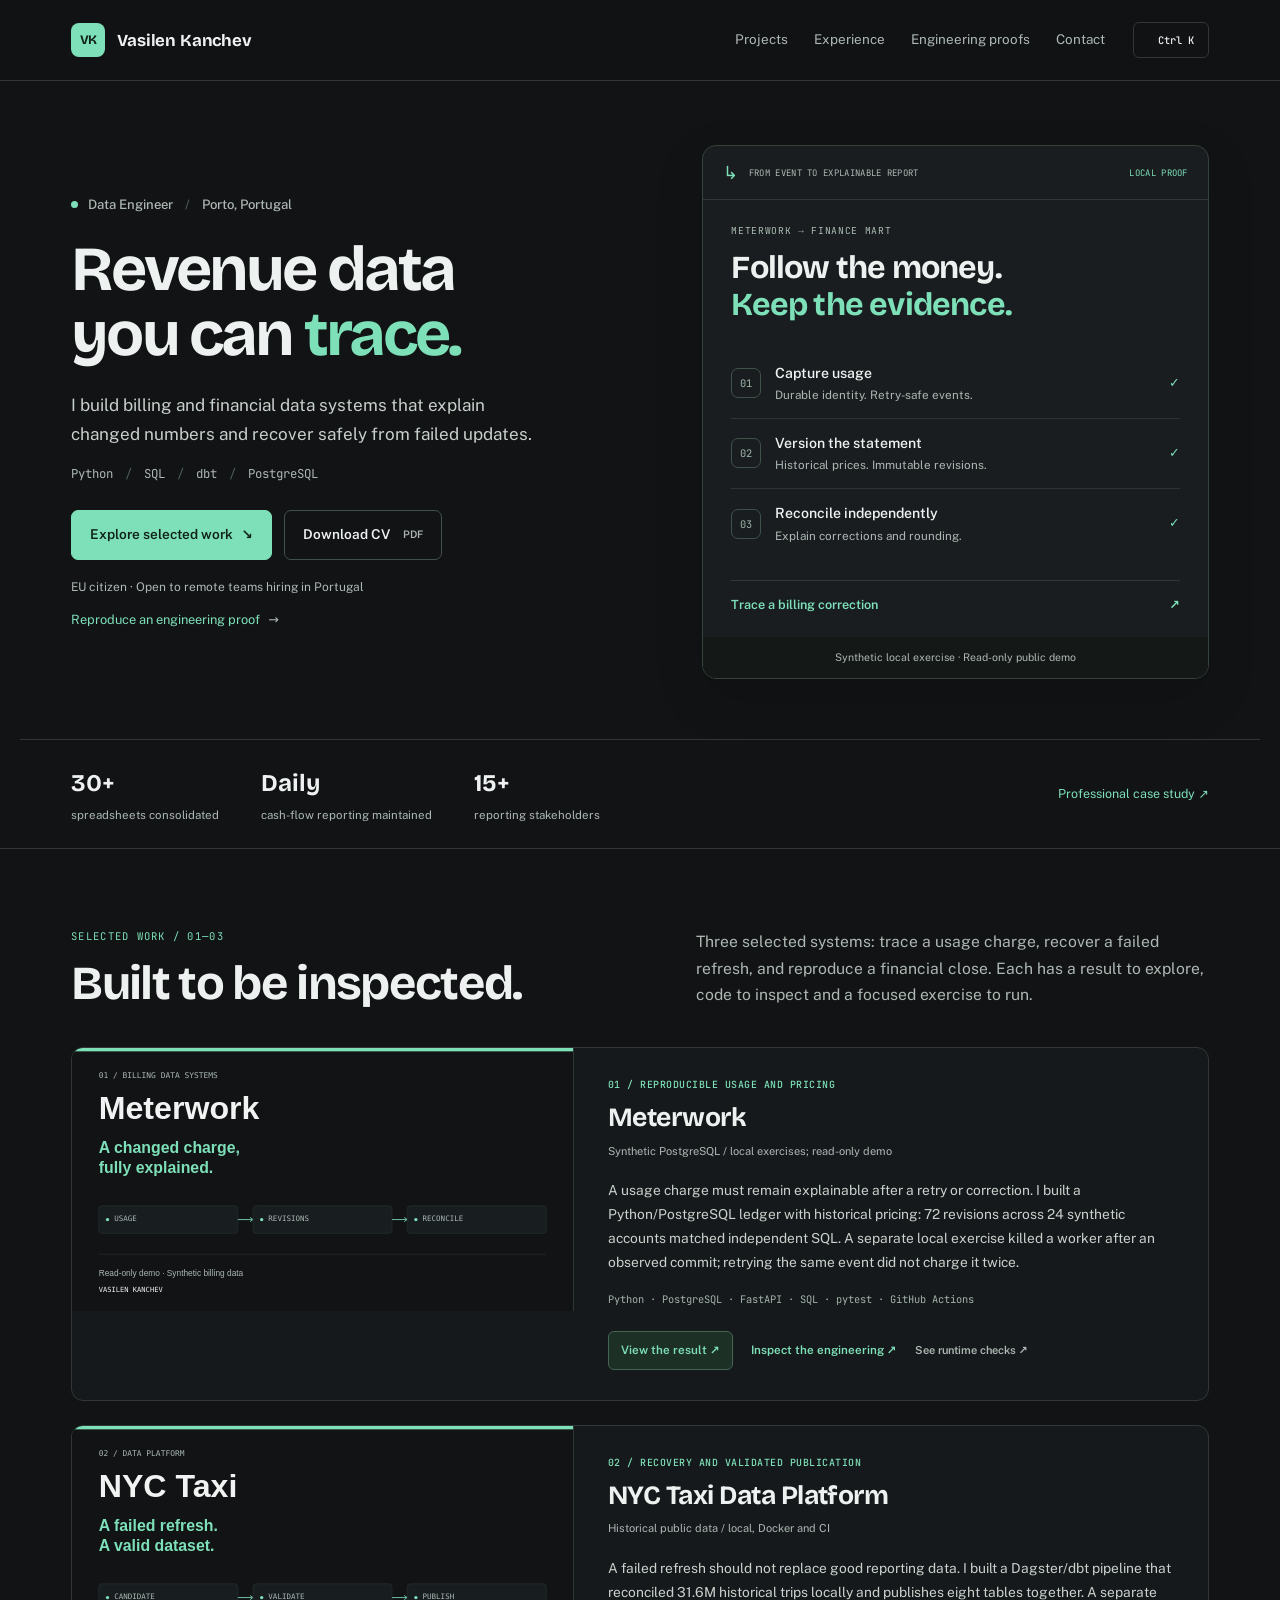
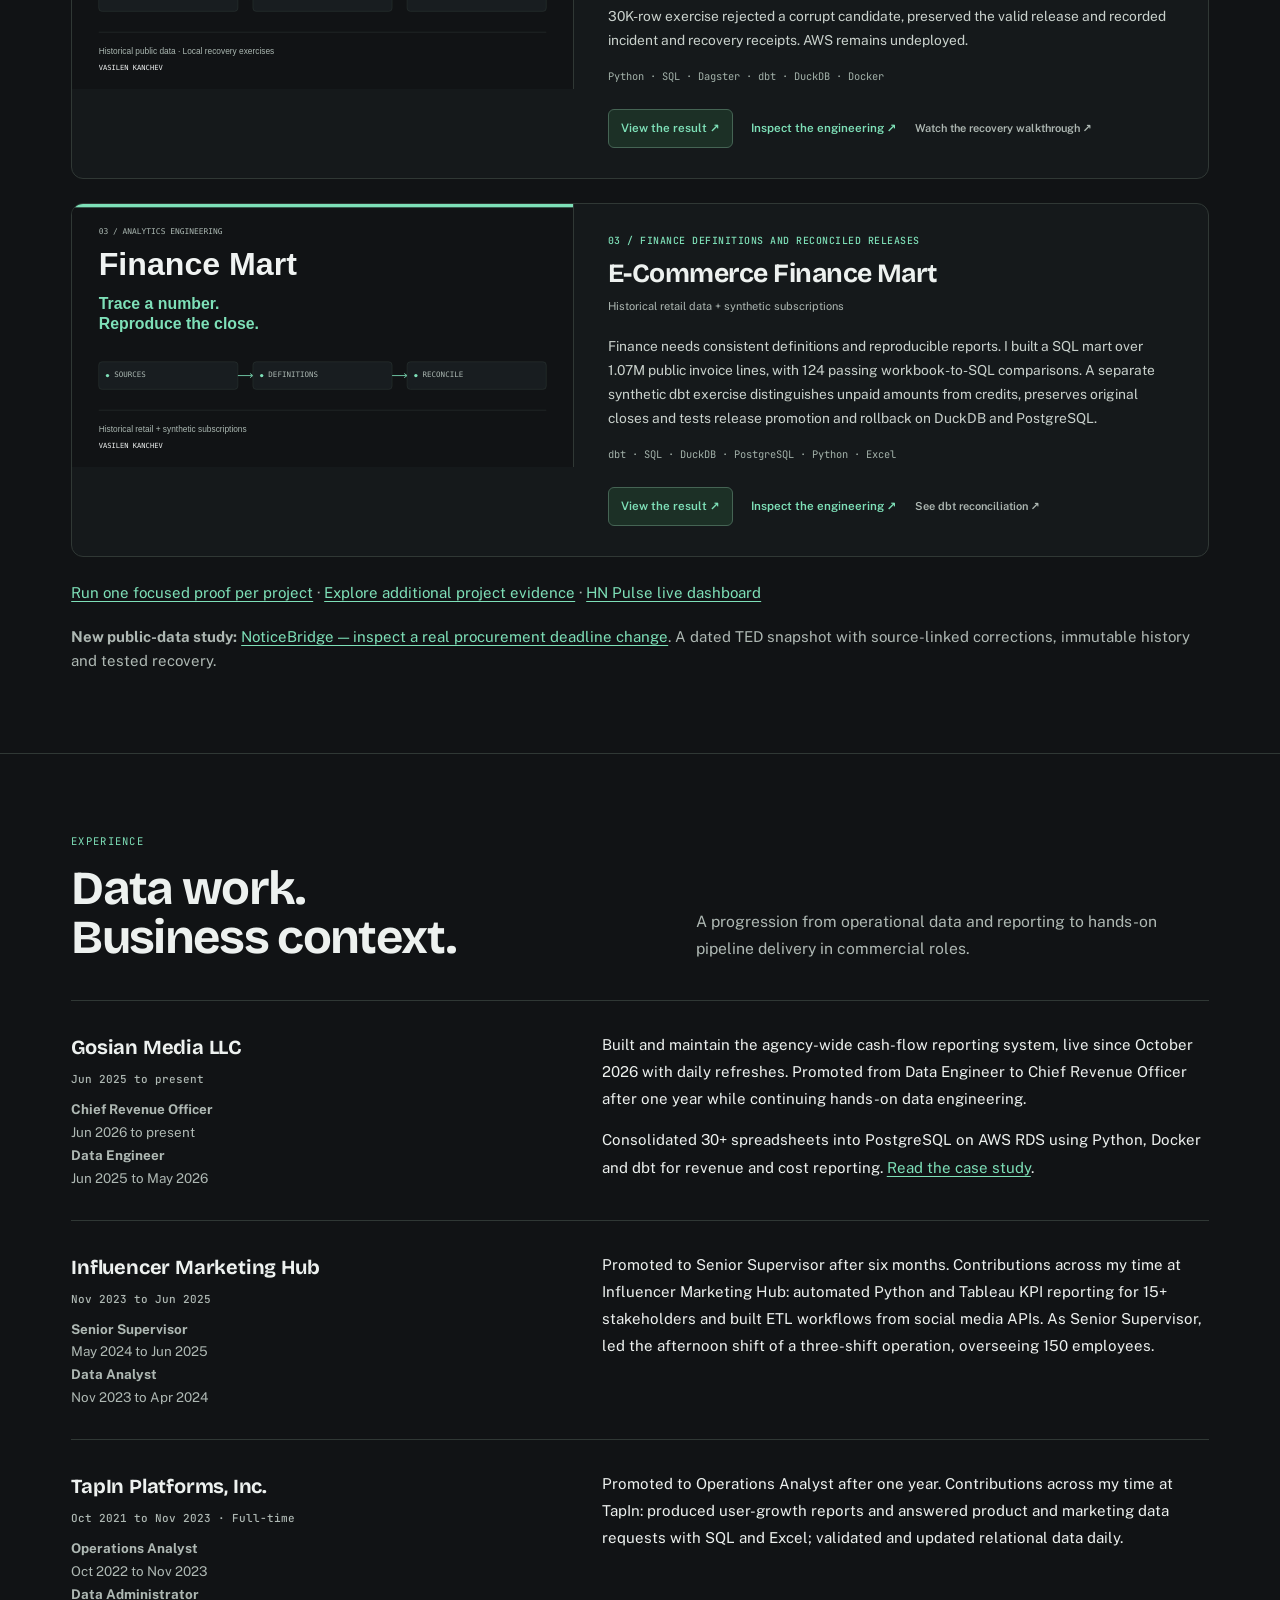
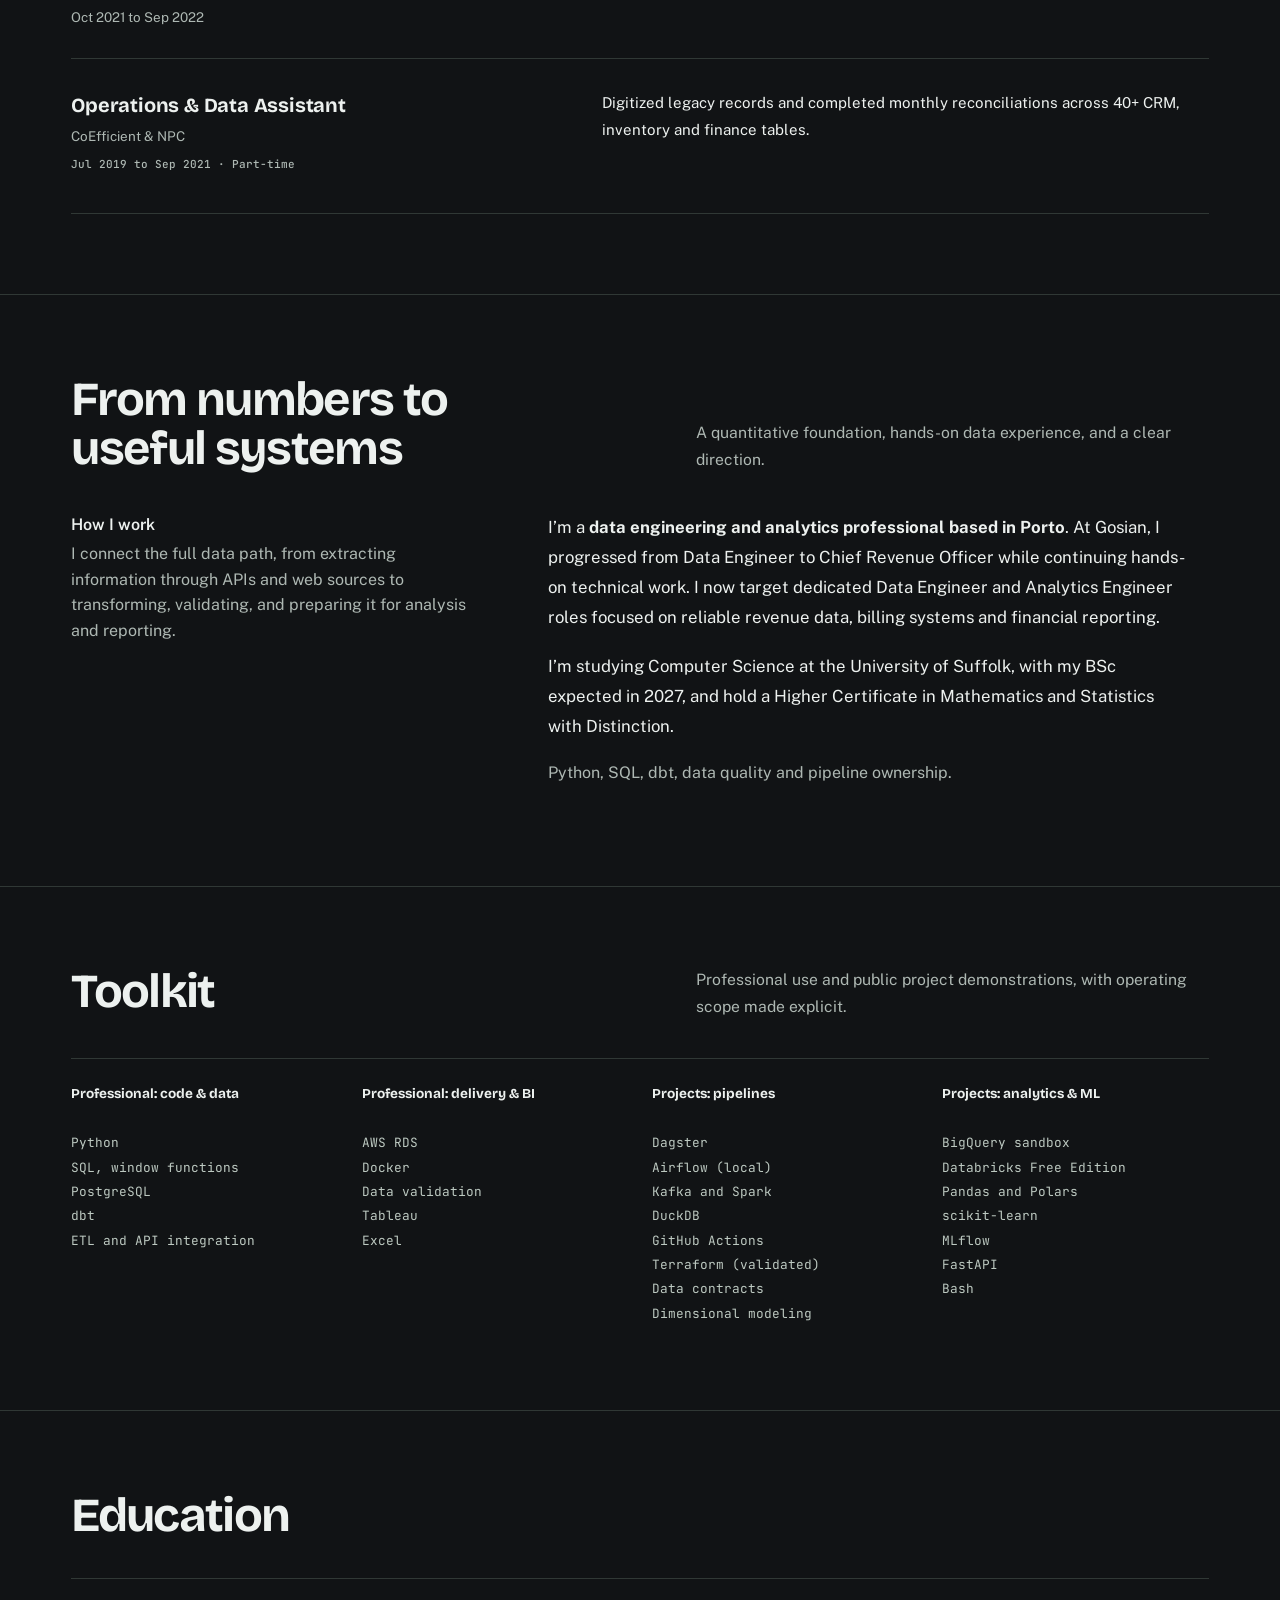
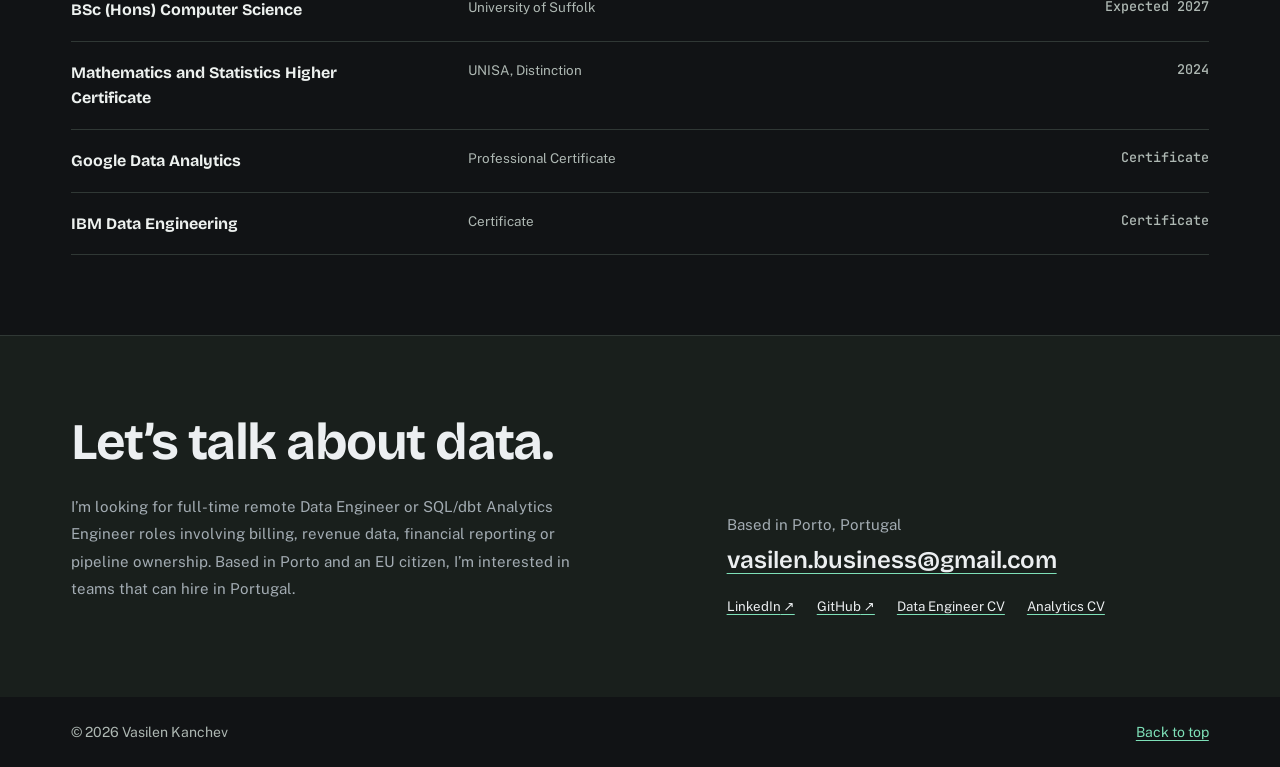
<file: index.html>
<!doctype html>
<html lang="en">
<head>
<meta charset="utf-8"><meta name="viewport" content="width=device-width, initial-scale=1">
<meta name="theme-color" content="#111315">
<meta name="description" content="Data Engineer in Porto, Portugal. Python, SQL, dbt and PostgreSQL on AWS RDS. Revenue and billing data systems, daily cash-flow reporting and three reproducible engineering projects.">
<link rel="canonical" href="https://vasilendata.github.io/">
<link rel="icon" href="data:image/svg+xml,%3Csvg xmlns='http://www.w3.org/2000/svg' viewBox='0 0 64 64'%3E%3Crect width='64' height='64' rx='10' fill='%23111315'/%3E%3Cpath d='M14 18l14 28 6-12M50 18L36 46' stroke='%237EE0B8' stroke-width='6' fill='none' stroke-linecap='square'/%3E%3C/svg%3E">
<meta property="og:type" content="website"><meta property="og:title" content="Vasilen Kanchev | Data Engineer"><meta property="og:description" content="Tested data pipelines with Python, SQL, dbt and PostgreSQL. Daily cash-flow reporting and tested recovery, billing and finance projects. Based in Porto."><meta property="og:url" content="https://vasilendata.github.io/"><meta property="og:image" content="https://vasilendata.github.io/og.png?v=4"><meta property="og:image:width" content="1200"><meta property="og:image:height" content="630"><meta name="twitter:card" content="summary_large_image">
<script type="application/ld+json">{"@context":"https://schema.org","@type":"Person","name":"Vasilen Kanchev","jobTitle":"Data Engineer","url":"https://vasilendata.github.io/","email":"mailto:vasilen.business@gmail.com","address":{"@type":"PostalAddress","addressLocality":"Porto","addressCountry":"PT"},"sameAs":["https://github.com/VasilenData","https://www.linkedin.com/in/vasilenkanchev/"]}</script>
<title>Vasilen Kanchev | Data Engineer</title>
<link rel="preload" href="fonts/bricolage-grotesque.woff2" as="font" type="font/woff2" crossorigin><link rel="preload" href="fonts/public-sans.woff2" as="font" type="font/woff2" crossorigin>
<style>@font-face{font-family:'Bricolage Grotesque';src:url(fonts/bricolage-grotesque.woff2) format('woff2');font-weight:200 800;font-display:swap}
@font-face{font-family:'Public Sans';src:url(fonts/public-sans.woff2) format('woff2');font-weight:100 900;font-display:swap}
@font-face{font-family:'JetBrains Mono';src:url(fonts/jetbrains-mono.woff2) format('woff2');font-weight:100 800;font-display:swap}</style>
<style>
:root{--paper:#EDF0F2;--surface:#F8FAFB;--ink:#0E1A2B;--muted:#445568;--rule:#C6D0D9;--signal:#E8470F;--signal-ink:#B93208;--teal:#0F6B6E;--teal-soft:#BFD9DA;
--display:'Bricolage Grotesque','Segoe UI',system-ui,sans-serif;--body:'Public Sans','Segoe UI',system-ui,sans-serif;--mono:'JetBrains Mono',ui-monospace,Consolas,monospace}
*{box-sizing:border-box}html{scroll-behavior:smooth}
body{margin:0;background:var(--paper);color:var(--ink);font:400 1rem/1.6 var(--body);-webkit-font-smoothing:antialiased}
::selection{background:var(--signal);color:var(--on-signal,#fff)}
a{color:var(--signal-ink);text-underline-offset:.2em;text-decoration-thickness:1px}a:hover{color:var(--ink)}
:focus-visible{outline:2px solid var(--signal);outline-offset:3px;border-radius:2px}
h1,h2,h3{font-family:var(--display);text-wrap:balance;margin:0}
.num{font-variant-numeric:tabular-nums}
.mono{font-family:var(--mono);font-size:.8125rem;letter-spacing:0}
@media(prefers-reduced-motion:reduce){*{animation:none!important;transition:none!important;scroll-behavior:auto!important}}
::-webkit-scrollbar{width:12px;height:12px}::-webkit-scrollbar-thumb{background:var(--rule);border:3px solid var(--paper);border-radius:8px}::-webkit-scrollbar-track{background:var(--paper)}
:root{--paper:#111315;--surface:#181B1E;--ink:#ECEFF1;--muted:#A3ACB3;--rule:#2B3035;--signal:#7EE0B8;--signal-ink:#7EE0B8;--teal:#8FB8FF;--teal-soft:#23344D;--on-signal:#0B1A14;--band:#181B1E;--band-ink:#ECEFF1;--band-muted:#A3ACB3}
.wrap{max-width:1160px;margin:0 auto;padding:0 clamp(20px,4vw,48px)}
.skip{position:fixed;left:-999px;top:8px;background:var(--ink);color:var(--paper);padding:8px 14px;z-index:9}.skip:focus{left:8px}
main[id],section[id],article[id]{scroll-margin-top:88px}
.sr-only{position:absolute;width:1px;height:1px;padding:0;margin:-1px;overflow:hidden;clip:rect(0,0,0,0);white-space:nowrap;border:0}
[hidden]{display:none!important}

.filters{display:flex;flex-wrap:wrap;gap:8px;align-items:center;margin:0 0 8px}
.chip{font:600 .875rem var(--body);color:var(--ink);background:transparent;border:1.5px solid var(--rule);border-radius:999px;padding:8px 16px;cursor:pointer;transition:background .2s,border-color .2s,color .2s}
.chip:hover{border-color:var(--signal)}
.chip[aria-pressed=true]{background:var(--signal);border-color:var(--signal);color:var(--on-signal)}
.count{margin-left:auto;color:var(--muted);font:.8125rem var(--mono)}
.proj[hidden]{display:none}
.alt{margin:20px 0 0;color:var(--muted);font-size:.9375rem}
.kbtn{margin-left:auto;margin-right:20px;display:inline-flex;gap:10px;align-items:center;background:var(--surface);color:var(--muted);border:1px solid var(--rule);border-radius:6px;padding:7px 10px 7px 14px;font:500 .875rem var(--body);cursor:pointer;transition:border-color .2s,color .2s}
.kbtn:hover{color:var(--ink);border-color:var(--signal)}
kbd{font:500 .75rem var(--mono);border:1px solid var(--rule);border-radius:4px;padding:2px 6px;color:var(--ink);background:var(--paper)}
dialog.pal{width:min(620px,calc(100vw - 32px));margin:12vh auto auto;padding:0;background:var(--surface);color:var(--ink);border:1px solid var(--rule);border-radius:10px;box-shadow:0 24px 80px rgba(0,0,0,.55)}
dialog.pal::backdrop{background:rgba(8,9,10,.72)}
.pal-head{display:flex;align-items:center;border-bottom:1px solid var(--rule);padding-right:12px}
.pal input{min-width:0;flex:1;background:transparent;color:var(--ink);border:0;padding:18px 20px;font:500 1.0625rem var(--body)}
.pal-close{color:var(--ink);background:transparent;border:1px solid var(--rule);border-radius:4px;min-width:44px;min-height:44px;font:500 .875rem var(--body);cursor:pointer}
.pal input::placeholder{color:var(--muted)}
.pal ul{list-style:none;margin:0;padding:8px;max-height:min(52vh,420px);overflow:auto}
.pal li{display:flex;justify-content:space-between;gap:16px;align-items:baseline;padding:11px 12px;border-radius:6px;cursor:pointer}
.pal li small{color:var(--muted);font:.8125rem var(--mono);white-space:nowrap}
.pal li[aria-selected=true]{background:var(--teal-soft)}
.pal .none{padding:18px 20px;color:var(--muted);cursor:default}
.pal .foot{display:flex;gap:16px;padding:10px 20px;border-top:1px solid var(--rule);color:var(--muted);font-size:.8125rem}
@media(max-width:900px){.count{margin-left:0;width:100%}}
/* nav */
.nav{border-bottom:1px solid var(--rule);background:var(--paper);position:sticky;top:0;z-index:5}
.navin{display:flex;flex-wrap:wrap;align-items:center;justify-content:space-between;gap:12px 24px;min-height:64px;padding-block:12px}
.brand{font:700 1.125rem var(--display);color:var(--ink);text-decoration:none;letter-spacing:-.01em}
.navlinks{display:flex;gap:24px}.navlinks a{color:var(--muted);text-decoration:none;font-size:.9375rem;padding:10px 0;border-bottom:1px solid transparent;white-space:nowrap}
.navlinks a:hover{color:var(--ink);border-color:var(--signal)}
.avail{display:flex;align-items:center;gap:10px;font-size:.875rem;color:var(--ink);font-weight:500}
.avail i{width:8px;height:8px;border-radius:50%;background:var(--teal);box-shadow:0 0 0 3px var(--teal-soft)}
/* hero */
.hero{display:grid;grid-template-columns:minmax(0,1.05fr) minmax(0,.95fr);gap:clamp(32px,6vw,88px);align-items:center;padding-block:clamp(48px,9vw,112px) clamp(48px,8vw,96px)}
h1{font-size:clamp(2.5rem,6vw,4.5rem);line-height:.98;font-weight:700;letter-spacing:-.035em}
h1 em{font-style:normal;color:var(--signal)}
.loc{margin:0 0 20px;color:var(--muted);font-weight:500}
.intro{max-width:34rem;margin:28px 0 36px;font-size:1.1875rem;color:var(--ink)}
.impact{display:grid;grid-template-columns:repeat(3,minmax(0,1fr));gap:20px;margin:0 0 28px;padding-top:20px;border-top:1px solid var(--rule)}
.impact div{min-width:0}.impact dt{font:700 clamp(1.6rem,3vw,2rem)/1.15 var(--display);color:var(--signal)}
.impact dd{margin:6px 0 0;color:var(--muted);font-size:.8125rem;line-height:1.5}
.facts{margin:0 0 20px;font:500 .8125rem/1.5 var(--mono);color:var(--muted)}
.cta{display:flex;flex-wrap:wrap;gap:12px}
.btn{display:inline-flex;align-items:center;gap:8px;padding:14px 22px;border:1.5px solid var(--ink);color:var(--ink);text-decoration:none;font-weight:600;font-size:.9375rem;border-radius:3px;transition:background .2s,color .2s,transform .2s}
.btn.primary{background:var(--ink);color:var(--paper)}
.btn:hover{background:var(--signal);border-color:var(--signal);color:var(--on-signal,#fff);transform:translateY(-1px)}
/* lineage */
.lineage{width:100%;height:auto;display:block}
.lineage .box{fill:var(--surface);stroke:var(--ink);stroke-width:1.5}
.lineage .gate{fill:var(--ink);stroke:var(--ink)}
.lineage text{font-family:var(--mono);font-size:13px;fill:var(--ink)}
.lineage .gate-t{fill:var(--paper)}
.lineage .sub{fill:var(--muted);font-size:11.5px}
.lineage .edge{fill:none;stroke:var(--rule);stroke-width:2}
.lineage .flow{fill:none;stroke:var(--signal);stroke-width:2.5;stroke-dasharray:1;stroke-dashoffset:0;animation:draw 2.2s cubic-bezier(.16,1,.3,1) .3s backwards}
.lineage .dash{fill:none;stroke:var(--muted);stroke-width:1.25;stroke-dasharray:4 4}
@keyframes draw{from{stroke-dashoffset:1}}
.lineage .pkt{fill:var(--signal);offset-rotate:0deg;offset-distance:0%;opacity:0;animation:pkt 4.8s linear 2.6s infinite}
.lineage .gate{animation:gate 4.8s ease-in-out 4.2s infinite}
@keyframes pkt{0%{offset-distance:0%;opacity:0}6%{opacity:1}92%{opacity:1}100%{offset-distance:100%;opacity:0}}
@keyframes gate{0%,18%,100%{stroke:var(--ink)}8%{stroke:var(--signal)}}
.cap{margin:14px 0 0;color:var(--muted);font-size:.875rem}
/* sections */
section{padding-block:clamp(56px,8vw,104px);border-top:1px solid var(--rule)}
.head{display:grid;grid-template-columns:minmax(0,1fr) minmax(0,1.6fr);gap:clamp(24px,5vw,72px);margin-bottom:clamp(32px,5vw,56px)}
h2{font-size:clamp(2rem,4.2vw,3.25rem);line-height:1.04;letter-spacing:-.03em;font-weight:700}
.lede{margin:0;color:var(--muted);font-size:1.0625rem;max-width:36rem;align-self:end}
/* projects */
.proj{display:grid;grid-template-columns:minmax(0,1fr) minmax(0,1.6fr) 11rem;gap:clamp(20px,4vw,56px);padding:32px 0;border-top:1px solid var(--rule);align-items:start}
.proj:last-of-type{border-bottom:1px solid var(--rule)}
.proj h3{font-size:1.625rem;line-height:1.12;letter-spacing:-.02em}
.proj .kind{display:block;margin-top:10px;color:var(--muted);font-size:.9375rem}
.proj .proof{display:block;margin:0 0 12px;color:var(--signal);font:500 .75rem/1.5 var(--mono)}
.proj p{margin:0 0 16px;max-width:38rem}
.stack{font-family:var(--mono);font-size:.8125rem;color:var(--muted)}
.proj .go{text-align:right;font-weight:600;align-self:center}.proj .gos{display:flex;flex-direction:column;gap:10px;align-self:center}.proj .gos .go{align-self:auto}
.proj.flag{padding-block:44px}.proj.flag h3{font-size:2.125rem}
.live{display:inline-block;margin-bottom:12px;font:500 .8125rem var(--mono);color:var(--teal)}
/* experience */
.job{display:grid;grid-template-columns:minmax(0,1fr) minmax(0,1.6fr);gap:clamp(20px,5vw,72px);padding:26px 0;border-top:1px solid var(--rule)}
.job:last-child{border-bottom:1px solid var(--rule)}
.job h3{font-size:1.25rem;letter-spacing:-.01em}.job .org{color:var(--muted);margin:4px 0 0}
.job .when{font:500 .8125rem var(--mono);color:var(--muted);margin-top:8px;display:block}
.job p{margin:0;max-width:38rem}
/* about */
.about{display:grid;grid-template-columns:minmax(0,1fr) minmax(0,1.6fr);gap:clamp(24px,5vw,72px)}
.about p{margin:0 0 18px;font-size:1.1875rem;max-width:40rem}
.about dl{margin:0}.about dt{font-weight:600}.about dd{margin:4px 0 0;color:var(--muted)}
/* toolkit */
.tools{display:grid;grid-template-columns:repeat(4,minmax(0,1fr));gap:0;border-top:1px solid var(--ink)}
.tools div{padding:20px 20px 4px 0}
.tools h3{font-size:1.0625rem;margin-bottom:10px}
.tools ul{list-style:none;margin:0;padding:0;font-family:var(--mono);font-size:.875rem;line-height:1.9}
/* education */
.edu li{display:grid;grid-template-columns:minmax(0,1fr) minmax(0,1.6fr) 9rem;gap:clamp(20px,5vw,72px);padding:18px 0;border-top:1px solid var(--rule);list-style:none}
.edu{margin:0;padding:0}.edu li:last-child{border-bottom:1px solid var(--rule)}
.edu b{font-family:var(--display);font-size:1.125rem}.edu span.d{color:var(--muted)}.edu .y{font:500 .8125rem var(--mono);color:var(--muted);text-align:right}
/* contact */
.contact{background:var(--band,var(--ink));color:var(--band-ink,var(--paper));border-top:0}
.contact h2{font-size:clamp(2.25rem,5.5vw,4.5rem)}
.contact .wrap{display:grid;grid-template-columns:minmax(0,1.2fr) minmax(0,1fr);gap:clamp(32px,6vw,88px);align-items:end}
.contact p{max-width:34rem;color:var(--band-muted,#C9D3DD);font-size:1.0625rem}
.contact a{color:var(--band-ink,#fff);text-decoration-color:var(--signal)}.contact a:hover{color:var(--signal)}
.contact .mail{font:600 clamp(1.125rem,2.2vw,1.5rem) var(--display);word-break:break-word}
.contact ul{list-style:none;padding:0;margin:20px 0 0;display:flex;gap:24px;flex-wrap:wrap}
.contact :focus-visible{outline-color:var(--band-ink,#fff)}
footer.foot{display:flex;justify-content:space-between;padding-block:24px;color:var(--muted);font-size:.875rem}
@media(max-width:900px){
 .proj .go{text-align:left}
 .edu .y{text-align:left}
 .hero,.head,.about,.contact .wrap{grid-template-columns:1fr}
 .proj,.job,.edu li{grid-template-columns:1fr;gap:12px}
 .tools{grid-template-columns:1fr 1fr}
 .navlinks{order:3;width:100%;overflow-x:auto;gap:24px;padding-bottom:2px}
 .kbtn{margin:0;font-size:.8125rem;min-height:44px}.kbtn kbd{display:none}
 main[id],section[id],article[id]{scroll-margin-top:132px}
 .avail{font-size:.8125rem}
}
@media(max-width:480px){.tools{grid-template-columns:1fr}.avail span{display:none}}
</style>
<link rel="stylesheet" href="visual.css">
</head>
<body>
<a class="skip" href="#top">Skip to main content</a>
<header class="nav"><div class="wrap navin"><a class="brand" href="#top"><span class="monogram" aria-hidden="true">VK</span>Vasilen Kanchev</a>
<nav class="navlinks" aria-label="Sections"><a href="#work">Projects</a><a href="#experience">Experience</a><a href="./proof/">Engineering proofs</a><a href="#contact">Contact</a></nav>
<button type="button" class="kbtn" id="pal-open" aria-haspopup="dialog" aria-controls="pal" hidden>Jump to <kbd>Ctrl K</kbd></button>
</div></header>
<main id="top" tabindex="-1">
<div class="wrap hero">
<div>
<p class="loc"><span class="status-dot" aria-hidden="true"></span>Data Engineer <span class="loc-separator">/</span> Porto, Portugal</p>
<h1>Revenue data you can <em>trace.</em></h1>
<p class="intro">I build billing and financial data systems that explain changed numbers and recover safely from failed updates.</p>
<p class="hero-stack">Python <span>/</span> SQL <span>/</span> dbt <span>/</span> PostgreSQL</p>
<div class="cta"><a class="btn primary" href="#work">Explore selected work <span aria-hidden="true">↘</span></a><a class="btn" href="./vasilen-kanchev-cv.pdf">Download CV <span class="button-format">PDF</span></a></div>
<p class="facts">EU citizen · Open to remote teams hiring in Portugal</p>
<p class="alt"><a href="./proof/">Reproduce an engineering proof</a> <span aria-hidden="true">→</span></p>
</div>
<figure class="system-preview">
<div class="preview-top"><span class="preview-mark" aria-hidden="true">↳</span><span>FROM EVENT TO EXPLAINABLE REPORT</span><span class="preview-live">LOCAL PROOF</span></div>
<div class="preview-body"><p class="preview-eyebrow">METERWORK → FINANCE MART</p><h2>Follow the money.<br><span>Keep the evidence.</span></h2>
<ol class="system-path"><li><span class="step-num">01</span><div><strong>Capture usage</strong><small>Durable identity. Retry-safe events.</small></div><span class="path-check" aria-hidden="true">✓</span></li><li><span class="step-num">02</span><div><strong>Version the statement</strong><small>Historical prices. Immutable revisions.</small></div><span class="path-check" aria-hidden="true">✓</span></li><li><span class="step-num">03</span><div><strong>Reconcile independently</strong><small>Explain corrections and rounding.</small></div><span class="path-check" aria-hidden="true">✓</span></li></ol>
<a class="preview-link" href="https://vasilendata.github.io/usage-metering-platform/finance-bridge/">Trace a billing correction <span aria-hidden="true">↗</span></a></div>
<figcaption>Synthetic local exercise · Read-only public demo</figcaption></figure>
</div>

<div class="wrap professional-strip" aria-label="Professional experience highlights"><div><strong>30+</strong><span>spreadsheets consolidated</span></div><div><strong>Daily</strong><span>cash-flow reporting maintained</span></div><div><strong>15+</strong><span>reporting stakeholders</span></div><a href="./gosian/">Professional case study <span aria-hidden="true">↗</span></a></div>
<section id="work"><div class="wrap">
<div class="head"><div><p class="section-label">SELECTED WORK / 01—03</p><h2>Built to be inspected.</h2></div><p class="lede">Three selected systems: trace a usage charge, recover a failed refresh, and reproduce a financial close. Each has a result to explore, code to inspect and a focused exercise to run.</p></div>
<article class="proj" id="project-meterwork" data-cat="de an" data-selected><div class="project-art" aria-hidden="true"><img src="assets/meterwork-cover.svg" alt="" width="1200" height="630" loading="lazy"></div><div class="project-content"><div><span class="proof">01 / Reproducible usage and pricing</span><h3>Meterwork</h3><span class="kind">Synthetic PostgreSQL / local exercises; read-only demo</span></div>
<div><p>A usage charge must remain explainable after a retry or correction. I built a Python/PostgreSQL ledger with historical pricing: 72 revisions across 24 synthetic accounts matched independent SQL. A separate local exercise killed a worker after an observed commit; retrying the same event did not charge it twice.</p><span class="stack">Python · PostgreSQL · FastAPI · SQL · pytest · GitHub Actions</span></div>
<div class="gos" aria-label="Project links"><a class="go" href="https://vasilendata.github.io/usage-metering-platform/#reconciliation" target="_blank" rel="noopener">View the result<span aria-hidden="true"> &#8599;</span></a><a class="go" href="https://github.com/VasilenData/usage-metering-platform" target="_blank" rel="noopener">Inspect the engineering<span aria-hidden="true"> &#8599;</span></a><a class="go" href="https://github.com/VasilenData/usage-metering-platform/blob/main/docs/RUNTIME_SECURITY.md" target="_blank" rel="noopener">See runtime checks<span aria-hidden="true"> &#8599;</span></a></div></div></article>
<article class="proj" id="project-taxi" data-cat="de an" data-selected><div class="project-art" aria-hidden="true"><img src="assets/nyc-taxi-cover.svg" alt="" width="1200" height="630" loading="lazy"></div><div class="project-content"><div><span class="proof">02 / Recovery and validated publication</span><h3>NYC Taxi Data Platform</h3><span class="kind">Historical public data / local, Docker and CI</span></div>
<div><p>A failed refresh should not replace good reporting data. I built a Dagster/dbt pipeline that reconciled 31.6M historical trips locally and publishes eight tables together. A separate 30K-row exercise rejected a corrupt candidate, preserved the valid release and recorded incident and recovery receipts. AWS remains undeployed.</p><span class="stack">Python · SQL · Dagster · dbt · DuckDB · Docker</span></div>
<div class="gos" aria-label="Project links"><a class="go" href="./projects/nyc-taxi/" target="_blank" rel="noopener">View the result<span aria-hidden="true"> &#8599;</span></a><a class="go" href="https://github.com/VasilenData/nyc-taxi-data-platform" target="_blank" rel="noopener">Inspect the engineering<span aria-hidden="true"> &#8599;</span></a><a class="go" href="./demos/nyc-recovery/">Watch the recovery walkthrough<span aria-hidden="true"> &#8599;</span></a></div></div></article>
<article class="proj" id="project-finance" data-cat="de an" data-selected><div class="project-art" aria-hidden="true"><img src="assets/finance-mart-cover.svg" alt="" width="1200" height="630" loading="lazy"></div><div class="project-content"><div><span class="proof">03 / Finance definitions and reconciled releases</span><h3>E-Commerce Finance Mart</h3><span class="kind">Historical retail data + synthetic subscriptions</span></div>
<div><p>Finance needs consistent definitions and reproducible reports. I built a SQL mart over 1.07M public invoice lines, with 124 passing workbook-to-SQL comparisons. A separate synthetic dbt exercise distinguishes unpaid amounts from credits, preserves original closes and tests release promotion and rollback on DuckDB and PostgreSQL.</p><span class="stack">dbt · SQL · DuckDB · PostgreSQL · Python · Excel</span></div>
<div class="gos" aria-label="Project links"><a class="go" href="https://vasilendata.github.io/ecommerce-finance-mart/explorer/" target="_blank" rel="noopener">View the result<span aria-hidden="true"> &#8599;</span></a><a class="go" href="https://github.com/VasilenData/ecommerce-finance-mart" target="_blank" rel="noopener">Inspect the engineering<span aria-hidden="true"> &#8599;</span></a><a class="go" href="https://vasilendata.github.io/ecommerce-finance-mart/dbt-warehouse/2026-11-13/" target="_blank" rel="noopener">See dbt reconciliation<span aria-hidden="true"> &#8599;</span></a></div></div></article>
<p class="alt"><a href="./proof/">Run one focused proof per project</a> · <a href="./labs/">Explore additional project evidence</a> · <a href="https://vasilendata.github.io/hn-pulse/">HN Pulse live dashboard</a></p>
<p class="alt"><strong>New public-data study:</strong> <a href="https://vasilendata.github.io/noticebridge-data-platform/?notice=789562-2026#explorer">NoticeBridge — inspect a real procurement deadline change</a>. A dated TED snapshot with source-linked corrections, immutable history and tested recovery.</p>
</div></section>

<section id="experience"><div class="wrap">
<div class="head"><div><p class="section-label">EXPERIENCE</p><h2>Data work.<br>Business context.</h2></div><p class="lede">A progression from operational data and reporting to hands-on pipeline delivery in commercial roles.</p></div>
<div class="job"><div><h3>Gosian Media LLC</h3><span class="when">Jun 2025 to present</span><p class="org"><strong>Chief Revenue Officer</strong><br>Jun 2026 to present<br><strong>Data Engineer</strong><br>Jun 2025 to May 2026</p></div><div><p>Built and maintain the agency-wide cash-flow reporting system, live since October 2026 with daily refreshes. Promoted from Data Engineer to Chief Revenue Officer after one year while continuing hands-on data engineering.</p><p>Consolidated 30+ spreadsheets into PostgreSQL on AWS RDS using Python, Docker and dbt for revenue and cost reporting. <a href="./gosian/">Read the case study</a>.</p></div></div>
<div class="job"><div><h3>Influencer Marketing Hub</h3><span class="when">Nov 2023 to Jun 2025</span><p class="org"><strong>Senior Supervisor</strong><br>May 2024 to Jun 2025<br><strong>Data Analyst</strong><br>Nov 2023 to Apr 2024</p></div><p>Promoted to Senior Supervisor after six months. Contributions across my time at Influencer Marketing Hub: automated Python and Tableau KPI reporting for 15+ stakeholders and built ETL workflows from social media APIs. As Senior Supervisor, led the afternoon shift of a three-shift operation, overseeing 150 employees.</p></div>
<div class="job"><div><h3>TapIn Platforms, Inc.</h3><span class="when">Oct 2021 to Nov 2023 · Full-time</span><p class="org"><strong>Operations Analyst</strong><br>Oct 2022 to Nov 2023<br><strong>Data Administrator</strong><br>Oct 2021 to Sep 2022</p></div><p>Promoted to Operations Analyst after one year. Contributions across my time at TapIn: produced user-growth reports and answered product and marketing data requests with SQL and Excel; validated and updated relational data daily.</p></div>
<div class="job"><div><h3>Operations &amp; Data Assistant</h3><p class="org">CoEfficient &amp; NPC</p><span class="when">Jul 2019 to Sep 2021 · Part-time</span></div><p>Digitized legacy records and completed monthly reconciliations across 40+ CRM, inventory and finance tables.</p></div>
</div></section>

<section id="about"><div class="wrap">
<div class="head"><h2>From numbers to useful systems</h2><p class="lede">A quantitative foundation, hands-on data experience, and a clear direction.</p></div>
<div class="about"><div><dl><dt>How I work</dt><dd>I connect the full data path, from extracting information through APIs and web sources to transforming, validating, and preparing it for analysis and reporting.</dd></dl></div>
<div><p>I’m a <strong>data engineering and analytics professional based in Porto</strong>. At Gosian, I progressed from Data Engineer to Chief Revenue Officer while continuing hands-on technical work. I now target dedicated Data Engineer and Analytics Engineer roles focused on reliable revenue data, billing systems and financial reporting.</p><p>I’m studying Computer Science at the University of Suffolk, with my BSc expected in 2027, and hold a Higher Certificate in Mathematics and Statistics with Distinction.</p><p style="color:var(--muted);font-size:1rem">Python, SQL, dbt, data quality and pipeline ownership.</p></div></div>
</div></section>

<section id="skills"><div class="wrap">
<div class="head"><h2>Toolkit</h2><p class="lede">Professional use and public project demonstrations, with operating scope made explicit.</p></div>
<div class="tools">
<div><h3>Professional: code &amp; data</h3><ul><li>Python</li><li>SQL, window functions</li><li>PostgreSQL</li><li>dbt</li><li>ETL and API integration</li></ul></div>
<div><h3>Professional: delivery &amp; BI</h3><ul><li>AWS RDS</li><li>Docker</li><li>Data validation</li><li>Tableau</li><li>Excel</li></ul></div>
<div><h3>Projects: pipelines</h3><ul><li>Dagster</li><li>Airflow (local)</li><li>Kafka and Spark</li><li>DuckDB</li><li>GitHub Actions</li><li>Terraform (validated)</li><li>Data contracts</li><li>Dimensional modeling</li></ul></div>
<div><h3>Projects: analytics &amp; ML</h3><ul><li>BigQuery sandbox</li><li>Databricks Free Edition</li><li>Pandas and Polars</li><li>scikit-learn</li><li>MLflow</li><li>FastAPI</li><li>Bash</li></ul></div>
</div></div></section>

<section><div class="wrap">
<div class="head"><h2>Education</h2></div>
<ul class="edu">
<li><b>BSc (Hons) Computer Science</b><span class="d">University of Suffolk</span><span class="y">Expected 2027</span></li>
<li><b>Mathematics and Statistics Higher Certificate</b><span class="d">UNISA, Distinction</span><span class="y">2024</span></li>
<li><b>Google Data Analytics</b><span class="d">Professional Certificate</span><span class="y">Certificate</span></li>
<li><b>IBM Data Engineering</b><span class="d">Certificate</span><span class="y">Certificate</span></li>
</ul></div></section>

<section id="contact" class="contact"><div class="wrap">
<div><h2>Let’s talk about data.</h2><p style="margin-top:24px">I’m looking for full-time remote Data Engineer or SQL/dbt Analytics Engineer roles involving billing, revenue data, financial reporting or pipeline ownership. Based in Porto and an EU citizen, I’m interested in teams that can hire in Portugal.</p></div>
<div><p style="margin:0 0 8px">Based in Porto, Portugal</p><a class="mail" href="mailto:vasilen.business@gmail.com">vasilen.business@gmail.com</a>
<ul><li><a href="https://www.linkedin.com/in/vasilenkanchev/" target="_blank" rel="noopener">LinkedIn<span aria-hidden="true"> &#8599;</span></a></li><li><a href="https://github.com/VasilenData" target="_blank" rel="noopener">GitHub<span aria-hidden="true"> &#8599;</span></a></li><li><a href="./vasilen-kanchev-cv.pdf">Data Engineer CV</a></li><li><a href="./vasilen-kanchev-cv-analytics.pdf">Analytics CV</a></li></ul></div>
</div></section>
</main>
<footer class="wrap foot"><span>&copy; <span id="year">2026</span> Vasilen Kanchev</span><a href="#top">Back to top</a></footer>
<dialog class="pal" id="pal" aria-label="Jump to a project, page or document">
<div class="pal-head"><label class="sr-only" for="pal-q">Search projects, pages and documents</label><input id="pal-q" type="search" role="combobox" aria-autocomplete="list" aria-expanded="true" aria-controls="pal-list" placeholder="Search projects, skills and pages" autocomplete="off"><button class="pal-close" id="pal-close" type="button" aria-label="Close search">Esc</button></div>
<p class="sr-only" id="pal-status" role="status" aria-live="polite"></p><ul id="pal-list" role="listbox" aria-label="Search results"></ul>
<div class="foot"><span><kbd>&#8593;</kbd> <kbd>&#8595;</kbd> move</span><span><kbd>Enter</kbd> open</span><span><kbd>Esc</kbd> close</span></div>
</dialog>
<script src="portfolio.js" defer></script>
</body></html>
</file>
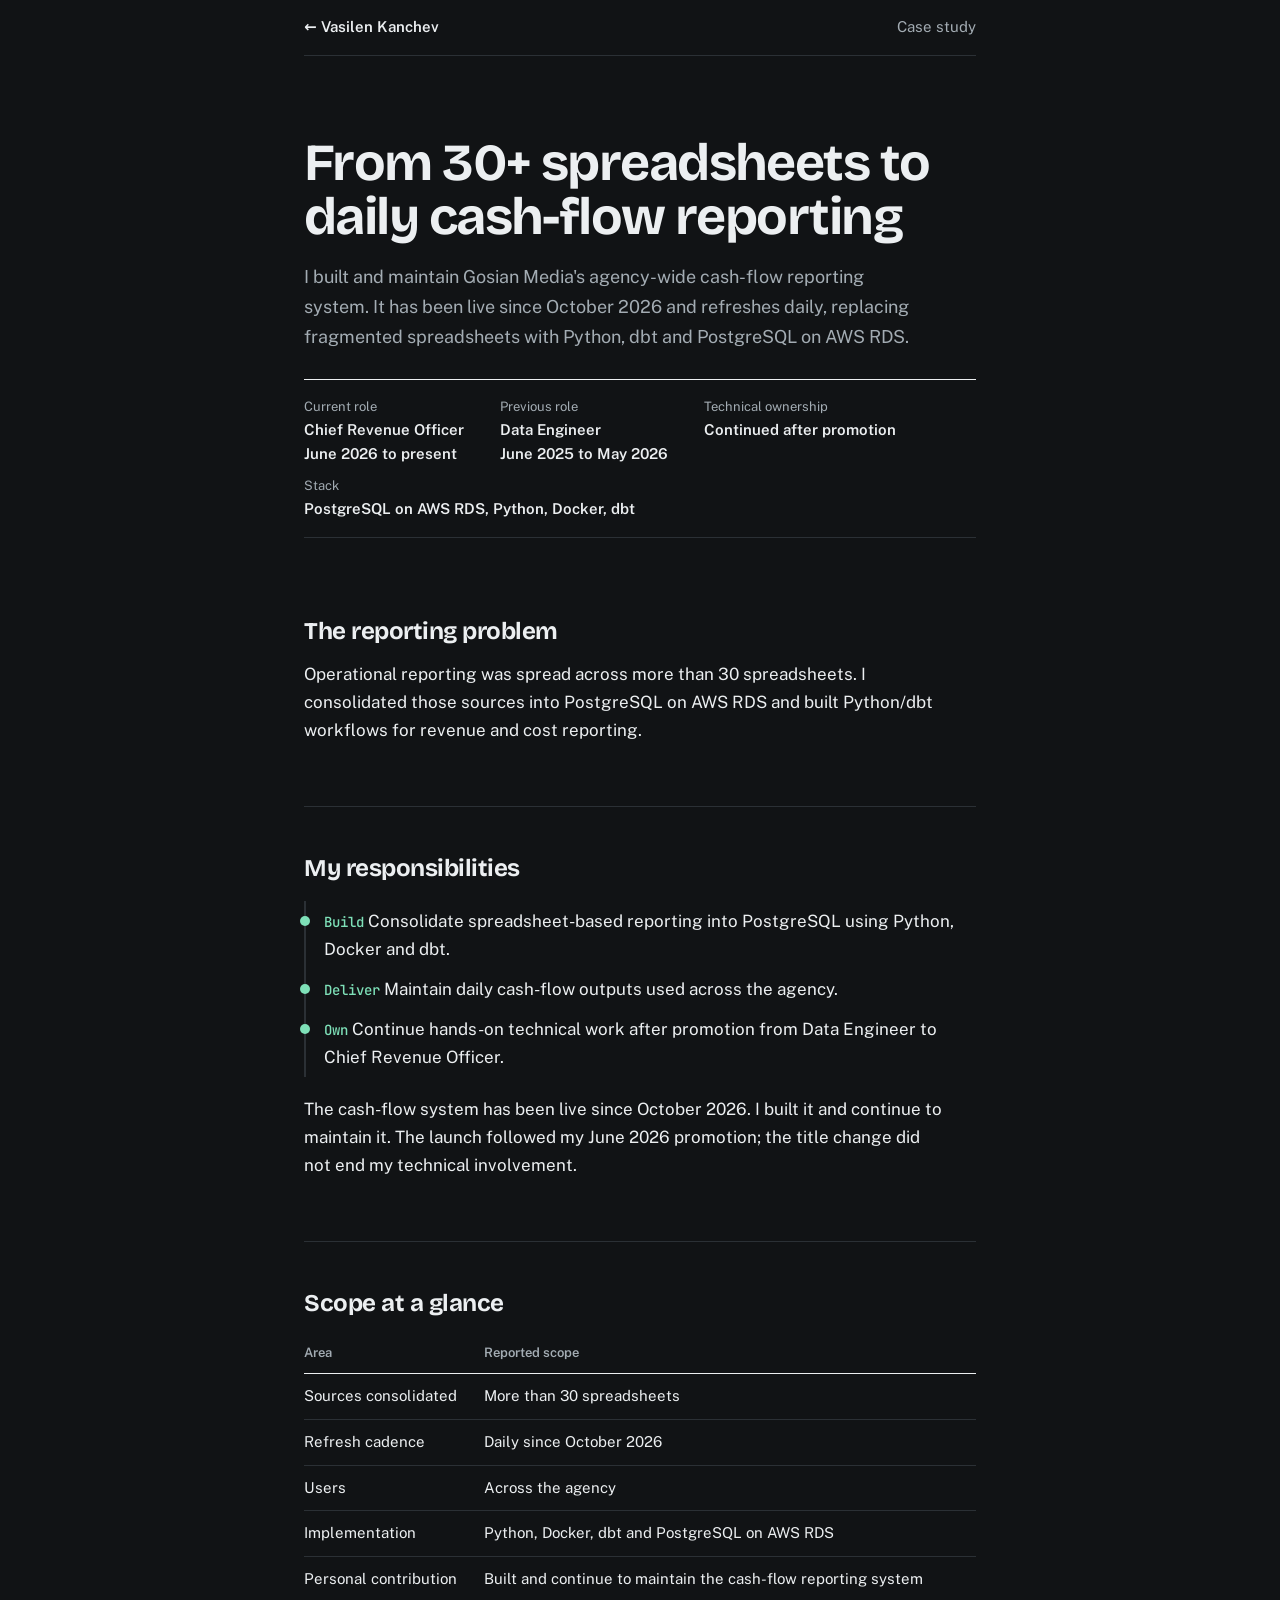
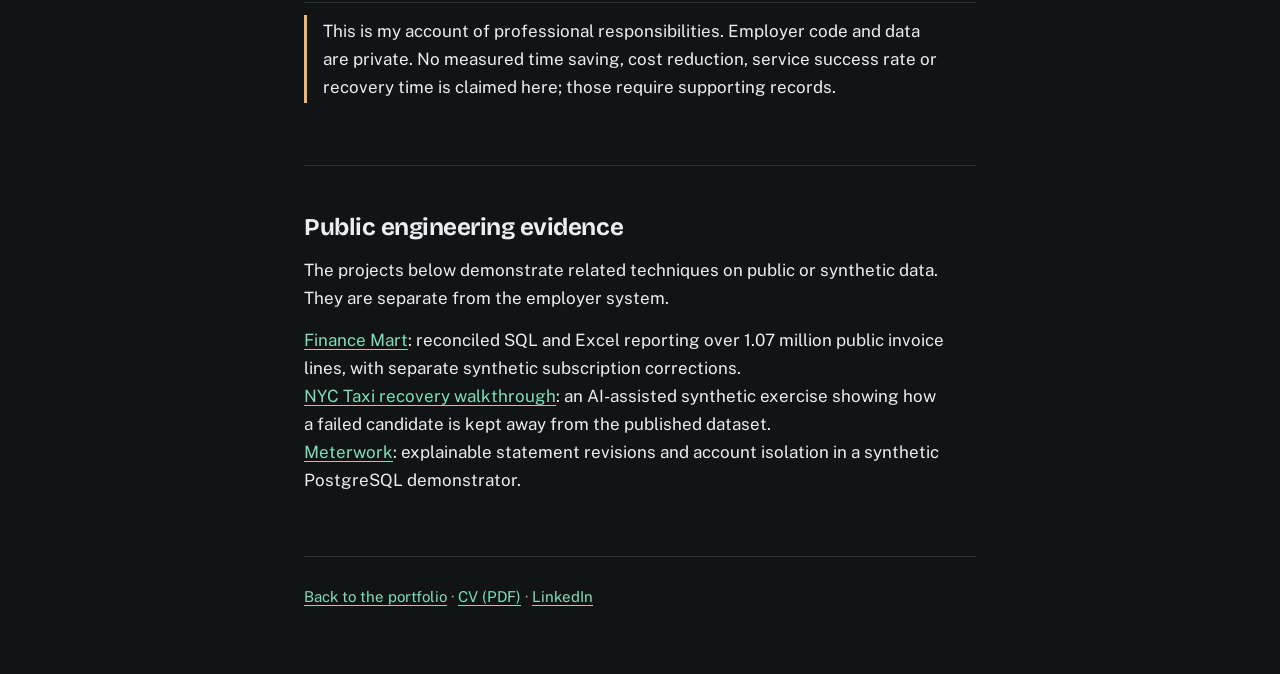
<file: gosian/index.html>
<!doctype html>
<html lang="en"><head><meta charset="utf-8"><meta name="viewport" content="width=device-width,initial-scale=1">
<meta name="theme-color" content="#111315">
<title>From 30+ spreadsheets to daily cash-flow reporting | Vasilen Kanchev</title>
<meta name="description" content="Professional responsibilities: daily cash-flow reporting, Python/dbt workflows and PostgreSQL on AWS RDS at Gosian Media.">
<link rel="canonical" href="https://vasilendata.github.io/gosian/">
<meta property="og:type" content="article"><meta property="og:title" content="From 30+ spreadsheets to daily cash-flow reporting"><meta property="og:description" content="Professional case study: built and maintained agency-wide daily cash-flow reporting with Python, dbt and PostgreSQL on AWS RDS."><meta property="og:url" content="https://vasilendata.github.io/gosian/"><meta property="og:image" content="https://vasilendata.github.io/gosian/preview.png?v=1"><meta property="og:image:width" content="1200"><meta property="og:image:height" content="627">
<meta name="twitter:card" content="summary_large_image"><meta name="twitter:image" content="https://vasilendata.github.io/gosian/preview.png?v=1">
<link rel="icon" href="data:image/svg+xml,%3Csvg xmlns='http://www.w3.org/2000/svg' viewBox='0 0 64 64'%3E%3Crect width='64' height='64' rx='10' fill='%23111315'/%3E%3Cpath d='M14 18l14 28 6-12M50 18L36 46' stroke='%237EE0B8' stroke-width='6' fill='none' stroke-linecap='square'/%3E%3C/svg%3E">
<link rel="preload" href="../fonts/bricolage-grotesque.woff2" as="font" type="font/woff2" crossorigin>
<style>
@font-face{font-family:'Bricolage Grotesque';src:url(../fonts/bricolage-grotesque.woff2) format('woff2');font-weight:200 800;font-display:swap}
@font-face{font-family:'Public Sans';src:url(../fonts/public-sans.woff2) format('woff2');font-weight:100 900;font-display:swap}
@font-face{font-family:'JetBrains Mono';src:url(../fonts/jetbrains-mono.woff2) format('woff2');font-weight:100 800;font-display:swap}
:root{--paper:#111315;--surface:#181B1E;--ink:#ECEFF1;--muted:#A3ACB3;--rule:#2B3035;--mint:#7EE0B8;--blue:#8FB4FF;--amber:#F0B86E;
--display:'Bricolage Grotesque','Segoe UI',system-ui,sans-serif;--body:'Public Sans','Segoe UI',system-ui,sans-serif;--mono:'JetBrains Mono',ui-monospace,Consolas,monospace}
*{box-sizing:border-box}html{scroll-behavior:smooth}
.skip{position:fixed;left:-999px;top:8px;z-index:9;padding:10px 16px;background:var(--ink);color:var(--paper)}.skip:focus{left:8px}
body{margin:0;background:var(--paper);color:var(--ink);font:400 1.0625rem/1.65 var(--body);-webkit-font-smoothing:antialiased}
a{color:var(--mint);text-underline-offset:.2em;text-decoration-thickness:1px}a:hover{color:var(--ink)}
:focus-visible{outline:2px solid var(--mint);outline-offset:3px;border-radius:2px}
h1,h2,h3{font-family:var(--display);margin:0;text-wrap:balance}
.wrap{max-width:46rem;margin:0 auto;padding:0 clamp(20px,5vw,32px)}
.top{display:flex;justify-content:space-between;align-items:center;height:56px;border-bottom:1px solid var(--rule);font-size:.9375rem}
.top a{color:var(--ink);text-decoration:none;font-weight:600}.top a:hover{color:var(--mint)}.top span{color:var(--muted)}
header.pg{padding:clamp(40px,7vw,80px) 0 32px}
h1{font-size:clamp(2.1rem,5.5vw,3.25rem);line-height:1.04;letter-spacing:-.03em;font-weight:700}
.sub{margin:18px 0 0;color:var(--muted);font-size:1.125rem;max-width:38rem}
.meta{margin:28px 0 0;padding:16px 0;border-top:1px solid var(--ink);border-bottom:1px solid var(--rule);display:flex;flex-wrap:wrap;gap:8px 36px;font-size:.9375rem}
.meta dt{color:var(--muted);font-size:.8125rem}.meta dd{margin:0;font-weight:600}.meta div{min-width:8rem}
section{padding:clamp(28px,5vw,48px) 0;border-bottom:1px solid var(--rule)}
h2{font-size:1.5rem;line-height:1.15;letter-spacing:-.02em;margin-bottom:14px}
p{margin:0 0 14px;max-width:40rem}
.flow{margin:18px 0;padding:0;list-style:none;border-left:2px solid var(--rule)}
.flow li{padding:6px 0 6px 18px;position:relative}.flow li::before{content:"";position:absolute;left:-6px;top:15px;width:10px;height:10px;border-radius:50%;background:var(--mint)}
.flow b{font-family:var(--mono);font-size:.875rem;font-weight:500;color:var(--mint)}
table{width:100%;border-collapse:collapse;font-size:.9375rem;margin:12px 0}
th,td{padding:10px 12px 10px 0;border-bottom:1px solid var(--rule);text-align:left;vertical-align:top}
th{color:var(--muted);font-weight:600;font-size:.8125rem;border-bottom-color:var(--ink)}
.note{border-left:3px solid var(--amber);padding:2px 0 2px 16px;color:var(--ink)}
footer.f{padding:28px 0 64px;color:var(--muted);font-size:.9375rem}
@media(prefers-reduced-motion:reduce){*{animation:none!important;transition:none!important;scroll-behavior:auto!important}}
</style></head><body>
<a class="skip" href="#case-study">Skip to case study</a>
<div class="wrap">
<nav class="top" aria-label="Portfolio"><a href="../">&larr; Vasilen Kanchev</a><span>Case study</span></nav>
<header class="pg"><h1>From 30+ spreadsheets to daily cash-flow reporting</h1>
<p class="sub">I built and maintain Gosian Media's agency-wide cash-flow reporting system. It has been live since October 2026 and refreshes daily, replacing fragmented spreadsheets with Python, dbt and PostgreSQL on AWS RDS.</p>
<dl class="meta"><div><dt>Current role</dt><dd>Chief Revenue Officer<br>June 2026 to present</dd></div><div><dt>Previous role</dt><dd>Data Engineer<br>June 2025 to May 2026</dd></div><div><dt>Technical ownership</dt><dd>Continued after promotion</dd></div><div><dt>Stack</dt><dd>PostgreSQL on AWS RDS, Python, Docker, dbt</dd></div></dl></header>
<main id="case-study" tabindex="-1">
<section><h2>The reporting problem</h2>
<p>Operational reporting was spread across more than 30 spreadsheets. I consolidated those sources into PostgreSQL on AWS RDS and built Python/dbt workflows for revenue and cost reporting.</p></section>
<section><h2>My responsibilities</h2>
<ol class="flow">
<li><b>Build</b> Consolidate spreadsheet-based reporting into PostgreSQL using Python, Docker and dbt.</li>
<li><b>Deliver</b> Maintain daily cash-flow outputs used across the agency.</li>
<li><b>Own</b> Continue hands-on technical work after promotion from Data Engineer to Chief Revenue Officer.</li>
</ol>
<p>The cash-flow system has been live since October 2026. I built it and continue to maintain it. The launch followed my June 2026 promotion; the title change did not end my technical involvement.</p></section>
<section><h2>Scope at a glance</h2>
<table><thead><tr><th>Area</th><th>Reported scope</th></tr></thead><tbody>
<tr><td>Sources consolidated</td><td>More than 30 spreadsheets</td></tr>
<tr><td>Refresh cadence</td><td>Daily since October 2026</td></tr>
<tr><td>Users</td><td>Across the agency</td></tr>
<tr><td>Implementation</td><td>Python, Docker, dbt and PostgreSQL on AWS RDS</td></tr>
<tr><td>Personal contribution</td><td>Built and continue to maintain the cash-flow reporting system</td></tr>
</tbody></table>
<p class="note">This is my account of professional responsibilities. Employer code and data are private. No measured time saving, cost reduction, service success rate or recovery time is claimed here; those require supporting records.</p></section>
<section><h2>Public engineering evidence</h2>
<p>The projects below demonstrate related techniques on public or synthetic data. They are separate from the employer system.</p>
<p><a href="https://vasilendata.github.io/ecommerce-finance-mart/explorer/">Finance Mart</a>: reconciled SQL and Excel reporting over 1.07 million public invoice lines, with separate synthetic subscription corrections.<br>
<a href="https://vasilendata.github.io/demos/nyc-recovery/">NYC Taxi recovery walkthrough</a>: an AI-assisted synthetic exercise showing how a failed candidate is kept away from the published dataset.<br>
<a href="https://vasilendata.github.io/usage-metering-platform/">Meterwork</a>: explainable statement revisions and account isolation in a synthetic PostgreSQL demonstrator.</p></section>
</main>
<footer class="f"><a href="https://vasilendata.github.io/">Back to the portfolio</a> &middot; <a href="https://vasilendata.github.io/vasilen-kanchev-cv.pdf">CV (PDF)</a> &middot; <a href="https://www.linkedin.com/in/vasilenkanchev/">LinkedIn</a></footer>
</div></body></html>
</file>
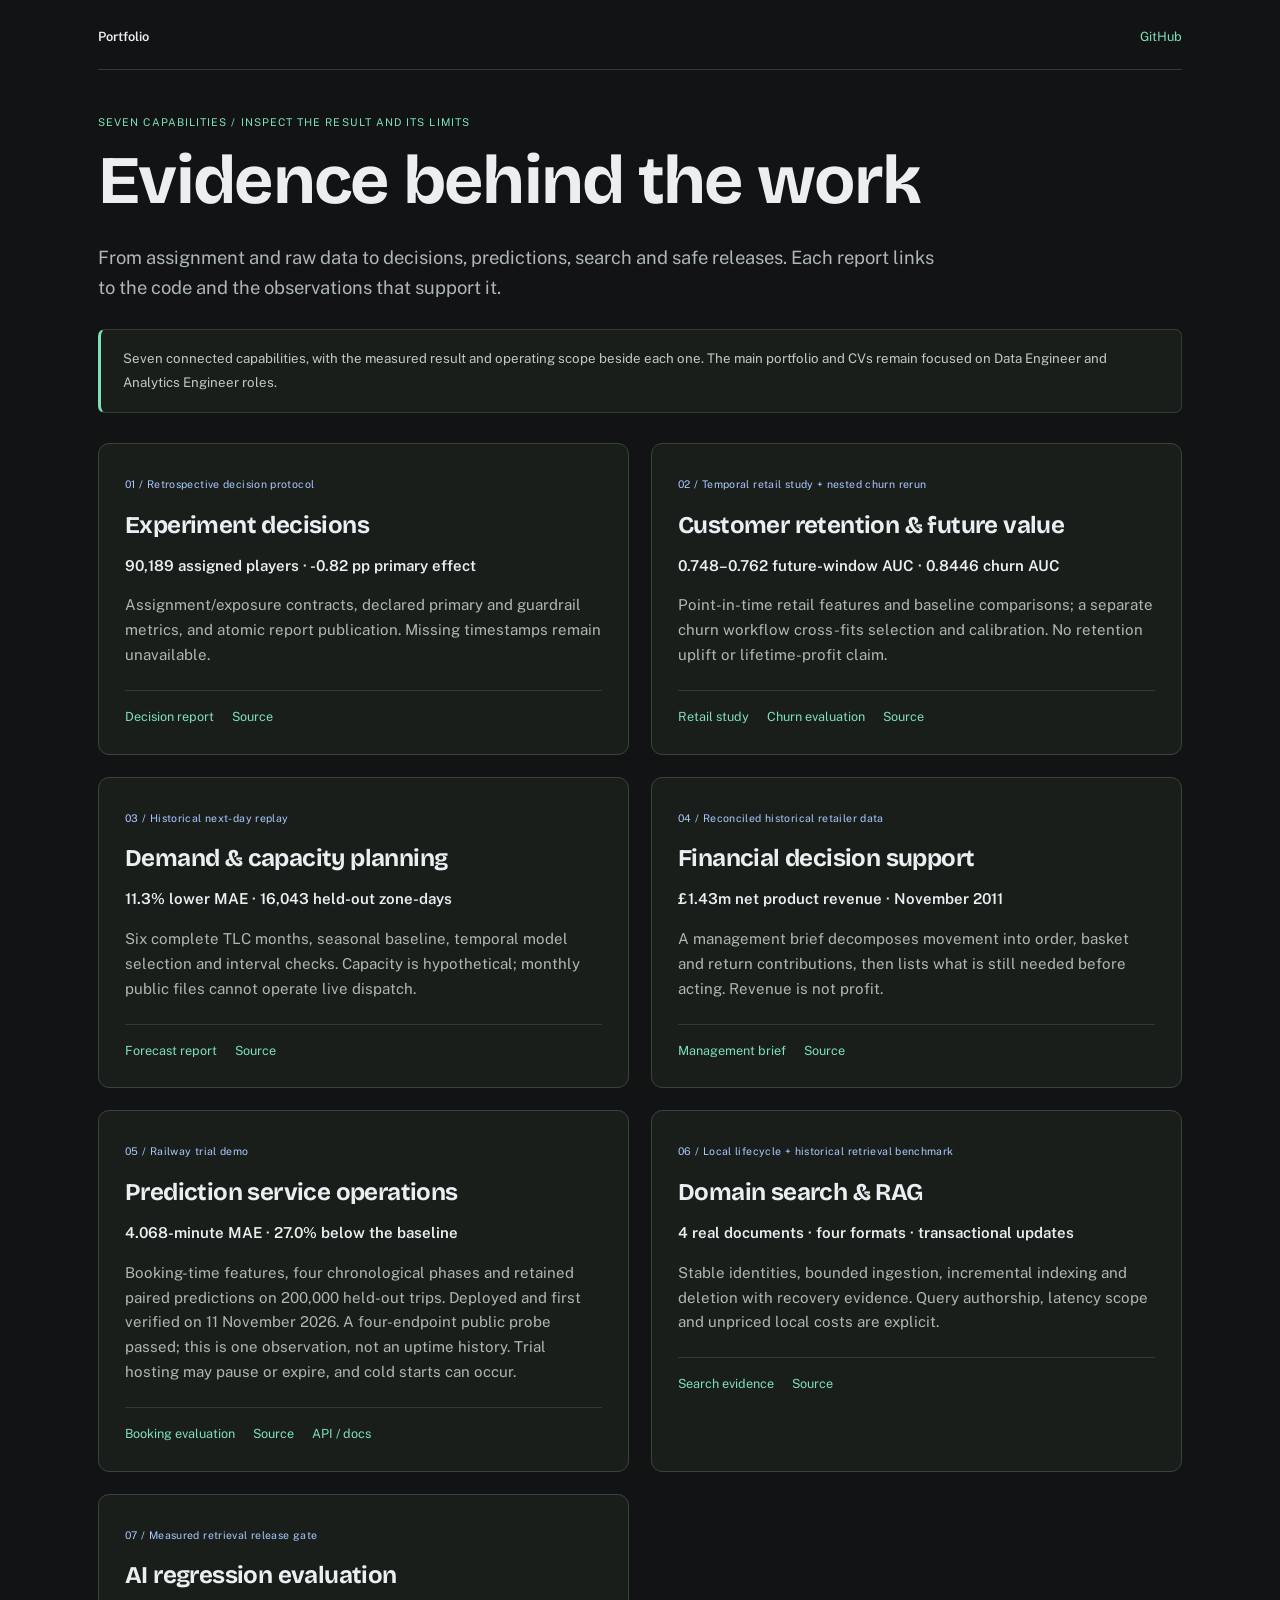
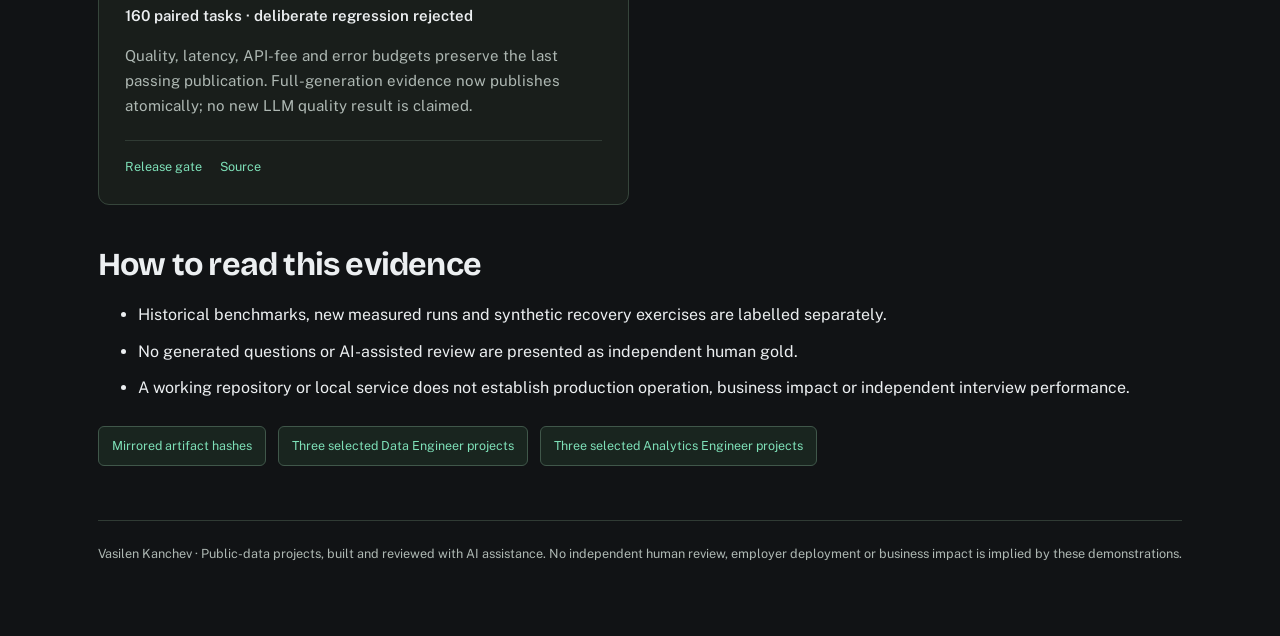
<file: labs/index.html>
<!doctype html><html lang="en"><head><meta charset="utf-8"><meta name="viewport" content="width=device-width,initial-scale=1"><meta name="theme-color" content="#111315"><title>Evidence behind the work | Vasilen Kanchev</title><link rel="stylesheet" href="lab.css"></head><body><main><nav aria-label="Main"><a href="../">Portfolio</a><a href="https://github.com/VasilenData">GitHub</a></nav><p class="eyebrow">Seven capabilities / inspect the result and its limits</p><h1>Evidence behind the work</h1><p class="lede">From assignment and raw data to decisions, predictions, search and safe releases. Each report links to the code and the observations that support it.</p><p class="scope">Seven connected capabilities, with the measured result and operating scope beside each one. The main portfolio and CVs remain focused on Data Engineer and Analytics Engineer roles.</p><div class="grid"><article class="card" id="capability-1"><span class="tag">01 / Retrospective decision protocol</span><h2>Experiment decisions</h2><p class="evidence">90,189 assigned players · -0.82 pp primary effect</p><p>Assignment/exposure contracts, declared primary and guardrail metrics, and atomic report publication. Missing timestamps remain unavailable.</p><div class="links"><a href="experimentation/">Decision report</a><a href="https://github.com/VasilenData/ab-test-analysis">Source</a></div></article><article class="card" id="capability-2"><span class="tag">02 / Temporal retail study + nested churn rerun</span><h2>Customer retention &amp; future value</h2><p class="evidence">0.748–0.762 future-window AUC · 0.8446 churn AUC</p><p>Point-in-time retail features and baseline comparisons; a separate churn workflow cross-fits selection and calibration. No retention uplift or lifetime-profit claim.</p><div class="links"><a href="customer-value/">Retail study</a><a href="churn/">Churn evaluation</a><a href="https://github.com/VasilenData/ecommerce-finance-mart">Source</a></div></article><article class="card" id="capability-3"><span class="tag">03 / Historical next-day replay</span><h2>Demand &amp; capacity planning</h2><p class="evidence">11.3% lower MAE · 16,043 held-out zone-days</p><p>Six complete TLC months, seasonal baseline, temporal model selection and interval checks. Capacity is hypothetical; monthly public files cannot operate live dispatch.</p><div class="links"><a href="forecast/">Forecast report</a><a href="https://github.com/VasilenData/nyc-taxi-data-platform">Source</a></div></article><article class="card" id="capability-4"><span class="tag">04 / Reconciled historical retailer data</span><h2>Financial decision support</h2><p class="evidence">£1.43m net product revenue · November 2011</p><p>A management brief decomposes movement into order, basket and return contributions, then lists what is still needed before acting. Revenue is not profit.</p><div class="links"><a href="management/">Management brief</a><a href="https://github.com/VasilenData/ecommerce-finance-mart">Source</a></div></article><article class="card" id="capability-5"><span class="tag">05 / Railway trial demo</span><h2>Prediction service operations</h2><p class="evidence">4.068-minute MAE · 27.0% below the baseline</p><p>Booking-time features, four chronological phases and retained paired predictions on 200,000 held-out trips. Deployed and first verified on 11 November 2026. A four-endpoint public probe passed; this is one observation, not an uptime history. Trial hosting may pause or expire, and cold starts can occur.</p><div class="links"><a href="service/">Booking evaluation</a><a href="https://github.com/VasilenData/taxi-eta-service">Source</a><a href="https://taxi-booking-api-demo.up.railway.app/docs">API / docs</a></div></article><article class="card" id="capability-6"><span class="tag">06 / Local lifecycle + historical retrieval benchmark</span><h2>Domain search &amp; RAG</h2><p class="evidence">4 real documents · four formats · transactional updates</p><p>Stable identities, bounded ingestion, incremental indexing and deletion with recovery evidence. Query authorship, latency scope and unpriced local costs are explicit.</p><div class="links"><a href="search/">Search evidence</a><a href="https://github.com/VasilenData/rag-retrieval-eval">Source</a></div></article><article class="card" id="capability-7"><span class="tag">07 / Measured retrieval release gate</span><h2>AI regression evaluation</h2><p class="evidence">160 paired tasks · deliberate regression rejected</p><p>Quality, latency, API-fee and error budgets preserve the last passing publication. Full-generation evidence now publishes atomically; no new LLM quality result is claimed.</p><div class="links"><a href="evaluation/">Release gate</a><a href="https://github.com/VasilenData/research-assistant-eval">Source</a></div></article></div><h2>How to read this evidence</h2><ul><li>Historical benchmarks, new measured runs and synthetic recovery exercises are labelled separately.</li><li>No generated questions or AI-assisted review are presented as independent human gold.</li><li>A working repository or local service does not establish production operation, business impact or independent interview performance.</li></ul><div class="filelinks"><a href="source-manifest.json">Mirrored artifact hashes</a><a href="../vasilen-kanchev-cv.pdf">Three selected Data Engineer projects</a><a href="../vasilen-kanchev-cv-analytics.pdf">Three selected Analytics Engineer projects</a></div><footer>Vasilen Kanchev · Public-data projects, built and reviewed with AI assistance. No independent human review, employer deployment or business impact is implied by these demonstrations.</footer></main></body></html>
</file>
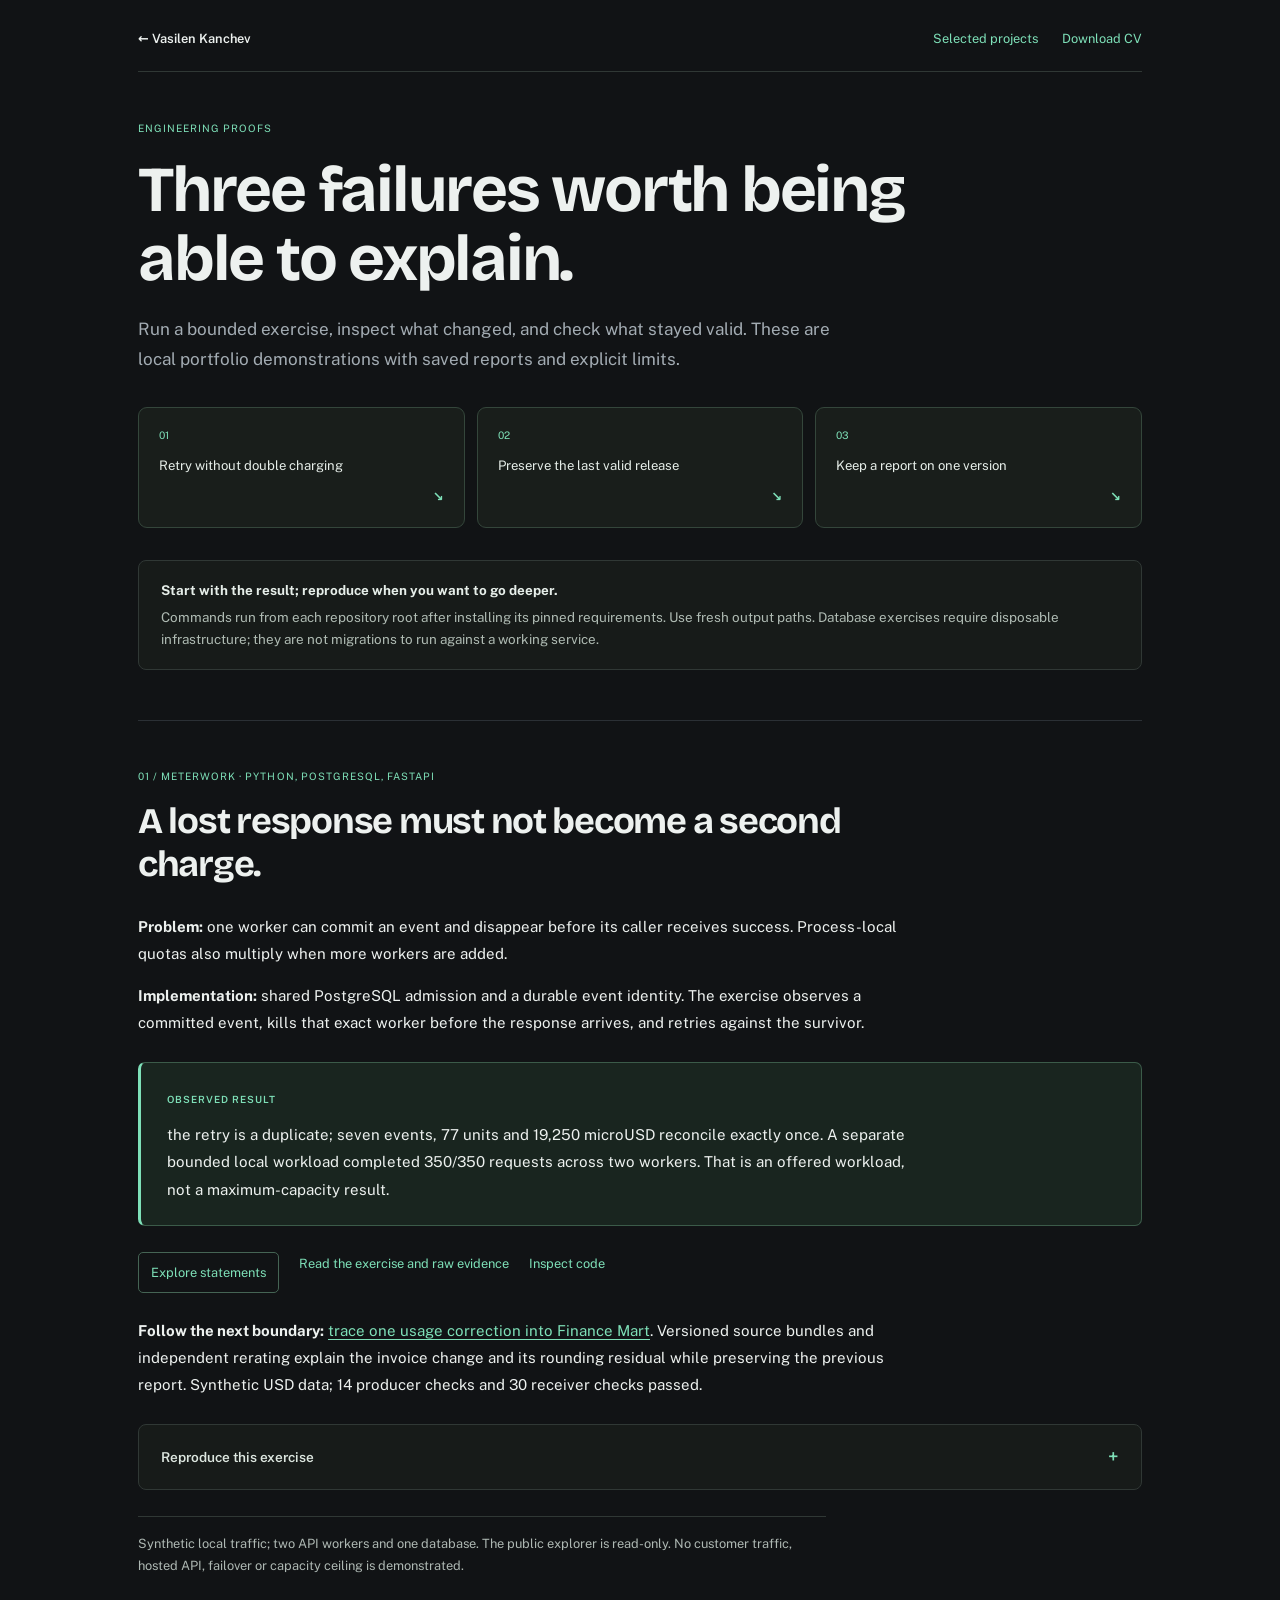
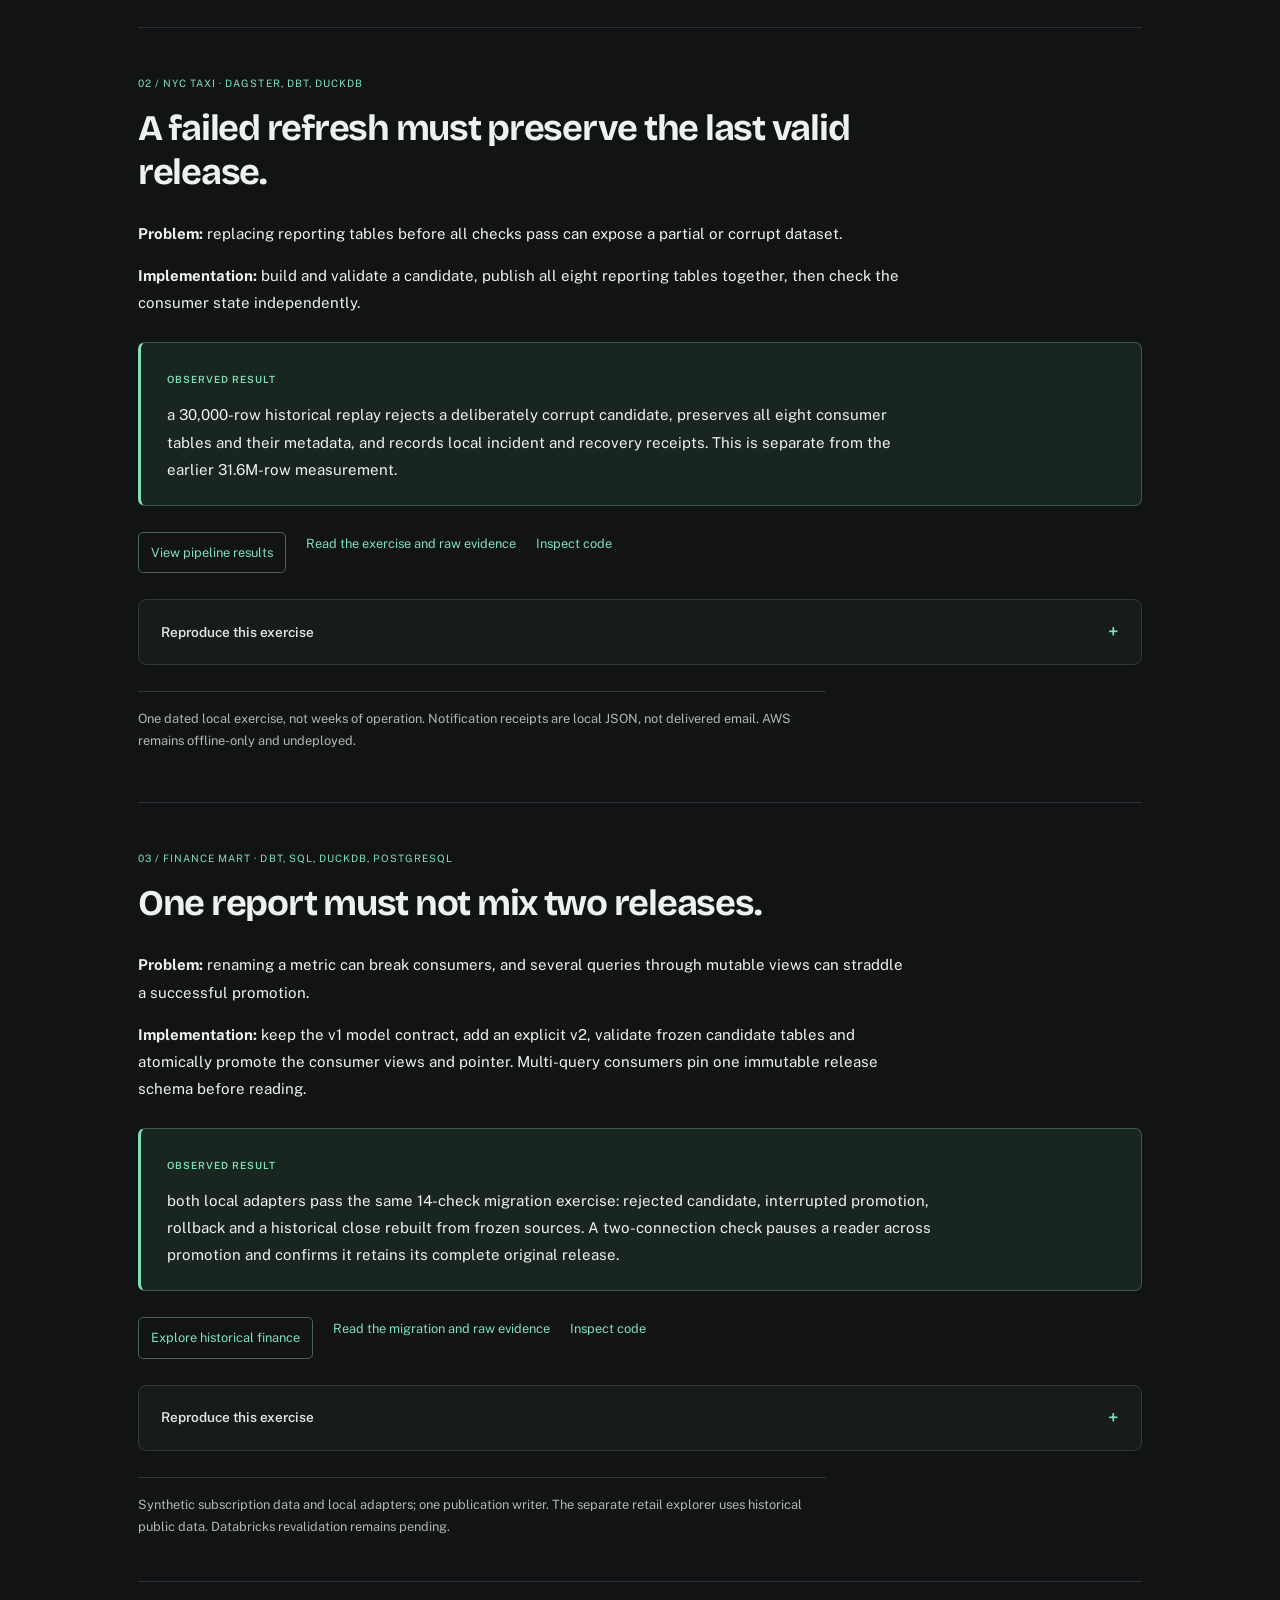
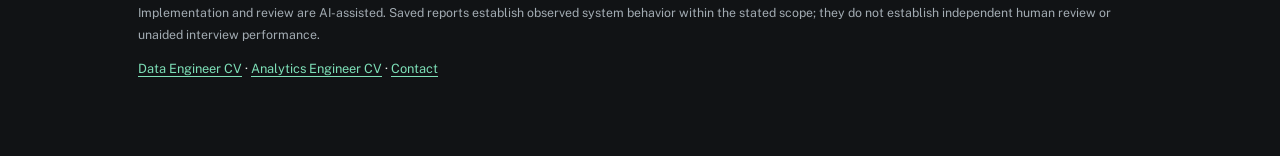
<file: proof/index.html>
<!doctype html>
<html lang="en"><head><meta charset="utf-8"><meta name="viewport" content="width=device-width,initial-scale=1">
<title>Three focused engineering proofs | Vasilen Kanchev</title>
<meta name="description" content="Reproduce a billing retry, a failed data refresh and a financial release migration. Exact commands, prerequisites, observations and limits.">
<link rel="canonical" href="https://vasilendata.github.io/proof/">
<style>:root{color-scheme:dark}*{box-sizing:border-box}body{margin:0;background:#111315;color:#ECEFF1;font:17px/1.65 system-ui,sans-serif}main{max-width:980px;margin:auto;padding:44px 24px 72px}a{color:#7EE0B8;text-underline-offset:3px}a:focus-visible{outline:3px solid #7EE0B8;outline-offset:4px}h1{font-size:clamp(2rem,5vw,3.4rem);line-height:1.08;max-width:720px}h2{font-size:1.6rem;line-height:1.2}p{max-width:78ch}header p,.scope,small{color:#A3ACB3}.tag{font-size:.8rem;text-transform:uppercase;letter-spacing:.1em;color:#7EE0B8}article{border-top:1px solid #2B3035;margin-top:40px;padding-top:26px}pre{background:#181B1E;border:1px solid #2B3035;padding:18px;overflow:auto;font:14px/1.6 Consolas,monospace;border-radius:6px}code{font-family:Consolas,monospace}.links{display:flex;gap:12px 22px;flex-wrap:wrap}li{margin:8px 0}.notice{padding:16px 20px;border-left:3px solid #7EE0B8;background:#181B1E;margin-top:28px}footer{border-top:1px solid #2B3035;margin-top:44px;padding-top:20px}</style><link rel="stylesheet" href="../proof.css"></head>
<body><main>
<nav class="proof-nav" aria-label="Page navigation"><a href="../">← Vasilen Kanchev</a><a href="../#work">Selected projects</a><a href="../vasilen-kanchev-cv.pdf">Download CV</a></nav>
<header><p class="tag">Engineering proofs</p><h1>Three failures worth being able to explain.</h1><p>Run a bounded exercise, inspect what changed, and check what stayed valid. These are local portfolio demonstrations with saved reports and explicit limits.</p></header><nav class="proof-toc" aria-label="Choose an engineering proof"><a href="#meterwork"><span>01</span> Retry without double charging <b aria-hidden="true">↘</b></a><a href="#taxi"><span>02</span> Preserve the last valid release <b aria-hidden="true">↘</b></a><a href="#finance"><span>03</span> Keep a report on one version <b aria-hidden="true">↘</b></a></nav>
<div class="notice"><strong>Start with the result; reproduce when you want to go deeper.</strong> Commands run from each repository root after installing its pinned requirements. Use fresh output paths. Database exercises require disposable infrastructure; they are not migrations to run against a working service.</div>

<article id="meterwork"><p class="tag">01 / Meterwork · Python, PostgreSQL, FastAPI</p><h2>A lost response must not become a second charge.</h2>
<p><strong>Problem:</strong> one worker can commit an event and disappear before its caller receives success. Process-local quotas also multiply when more workers are added.</p>
<p><strong>Implementation:</strong> shared PostgreSQL admission and a durable event identity. The exercise observes a committed event, kills that exact worker before the response arrives, and retries against the survivor.</p>
<div class="observed"><span class="result-label">OBSERVED RESULT</span><p> the retry is a duplicate; seven events, 77 units and 19,250 microUSD reconcile exactly once. A separate bounded local workload completed 350/350 requests across two workers. That is an offered workload, not a maximum-capacity result.</p></div>
<p class="links"><a href="https://vasilendata.github.io/usage-metering-platform/#reconciliation">Explore statements</a><a href="https://github.com/VasilenData/usage-metering-platform/blob/main/docs/MULTIWORKER.md">Read the exercise and raw evidence</a><a href="https://github.com/VasilenData/usage-metering-platform">Inspect code</a></p>
<p><strong>Follow the next boundary:</strong> <a href="https://vasilendata.github.io/usage-metering-platform/finance-bridge/">trace one usage correction into Finance Mart</a>. Versioned source bundles and independent rerating explain the invoice change and its rounding residual while preserving the previous report. Synthetic USD data; 14 producer checks and 30 receiver checks passed.</p>
<details class="reproduce"><summary>Reproduce this exercise <span aria-hidden="true">+</span></summary><p><strong>Prerequisites:</strong> repository history containing the pinned baseline; <code>requirements-dev.txt</code>; an isolated PostgreSQL 17 cluster and control database ending in <code>_test</code>. Set <code>TEST_DATABASE_URL</code> privately. The harness provisions cluster-global test roles.</p>
<pre><code>python verify_multiworker.py --phase-seconds 10 --output local-evidence/multiworker-new.json</code></pre></details>
<p class="scope">Synthetic local traffic; two API workers and one database. The public explorer is read-only. No customer traffic, hosted API, failover or capacity ceiling is demonstrated.</p></article>

<article id="taxi"><p class="tag">02 / NYC Taxi · Dagster, dbt, DuckDB</p><h2>A failed refresh must preserve the last valid release.</h2>
<p><strong>Problem:</strong> replacing reporting tables before all checks pass can expose a partial or corrupt dataset.</p>
<p><strong>Implementation:</strong> build and validate a candidate, publish all eight reporting tables together, then check the consumer state independently.</p>
<div class="observed"><span class="result-label">OBSERVED RESULT</span><p> a 30,000-row historical replay rejects a deliberately corrupt candidate, preserves all eight consumer tables and their metadata, and records local incident and recovery receipts. This is separate from the earlier 31.6M-row measurement.</p></div>
<p class="links"><a href="../projects/nyc-taxi/">View pipeline results</a><a href="https://github.com/VasilenData/nyc-taxi-data-platform/blob/main/docs/OPERATING_HISTORY.md">Read the exercise and raw evidence</a><a href="https://github.com/VasilenData/nyc-taxi-data-platform">Inspect code</a></p>
<details class="reproduce"><summary>Reproduce this exercise <span aria-hidden="true">+</span></summary><p><strong>Prerequisites:</strong> <code>requirements-dev.txt</code> and the repository's bundled historical samples. Use fresh local paths; this command requires no cloud account.</p>
<pre><code>python scripts/operating_replay.py drill --history local-evidence/nyc-run --database local-evidence/nyc-run.duckdb</code></pre></details>
<p class="scope">One dated local exercise, not weeks of operation. Notification receipts are local JSON, not delivered email. AWS remains offline-only and undeployed.</p></article>

<article id="finance"><p class="tag">03 / Finance Mart · dbt, SQL, DuckDB, PostgreSQL</p><h2>One report must not mix two releases.</h2>
<p><strong>Problem:</strong> renaming a metric can break consumers, and several queries through mutable views can straddle a successful promotion.</p>
<p><strong>Implementation:</strong> keep the v1 model contract, add an explicit v2, validate frozen candidate tables and atomically promote the consumer views and pointer. Multi-query consumers pin one immutable release schema before reading.</p>
<div class="observed"><span class="result-label">OBSERVED RESULT</span><p> both local adapters pass the same 14-check migration exercise: rejected candidate, interrupted promotion, rollback and a historical close rebuilt from frozen sources. A two-connection check pauses a reader across promotion and confirms it retains its complete original release.</p></div>
<p class="links"><a href="https://vasilendata.github.io/ecommerce-finance-mart/explorer/">Explore historical finance</a><a href="https://github.com/VasilenData/ecommerce-finance-mart/blob/main/docs/SCHEMA_MIGRATION.md">Read the migration and raw evidence</a><a href="https://github.com/VasilenData/ecommerce-finance-mart">Inspect code</a></p>
<details class="reproduce"><summary>Reproduce this exercise <span aria-hidden="true">+</span></summary><p><strong>Prerequisites:</strong> the pinned <code>requirements-dbt.txt</code>. The DuckDB exercise uses disposable local databases; PostgreSQL has its own documented dedicated-database setup.</p>
<pre><code>python -m mart.schema_migration --adapter duckdb --output dist/migration-duckdb-new</code></pre></details>
<p class="scope">Synthetic subscription data and local adapters; one publication writer. The separate retail explorer uses historical public data. Databricks revalidation remains pending.</p></article>
<footer><small>Implementation and review are AI-assisted. Saved reports establish observed system behavior within the stated scope; they do not establish independent human review or unaided interview performance.</small><p><a href="../vasilen-kanchev-cv.pdf">Data Engineer CV</a> · <a href="../vasilen-kanchev-cv-analytics.pdf">Analytics Engineer CV</a> · <a href="mailto:vasilen.business@gmail.com">Contact</a></p></footer>
</main></body></html>
</file>
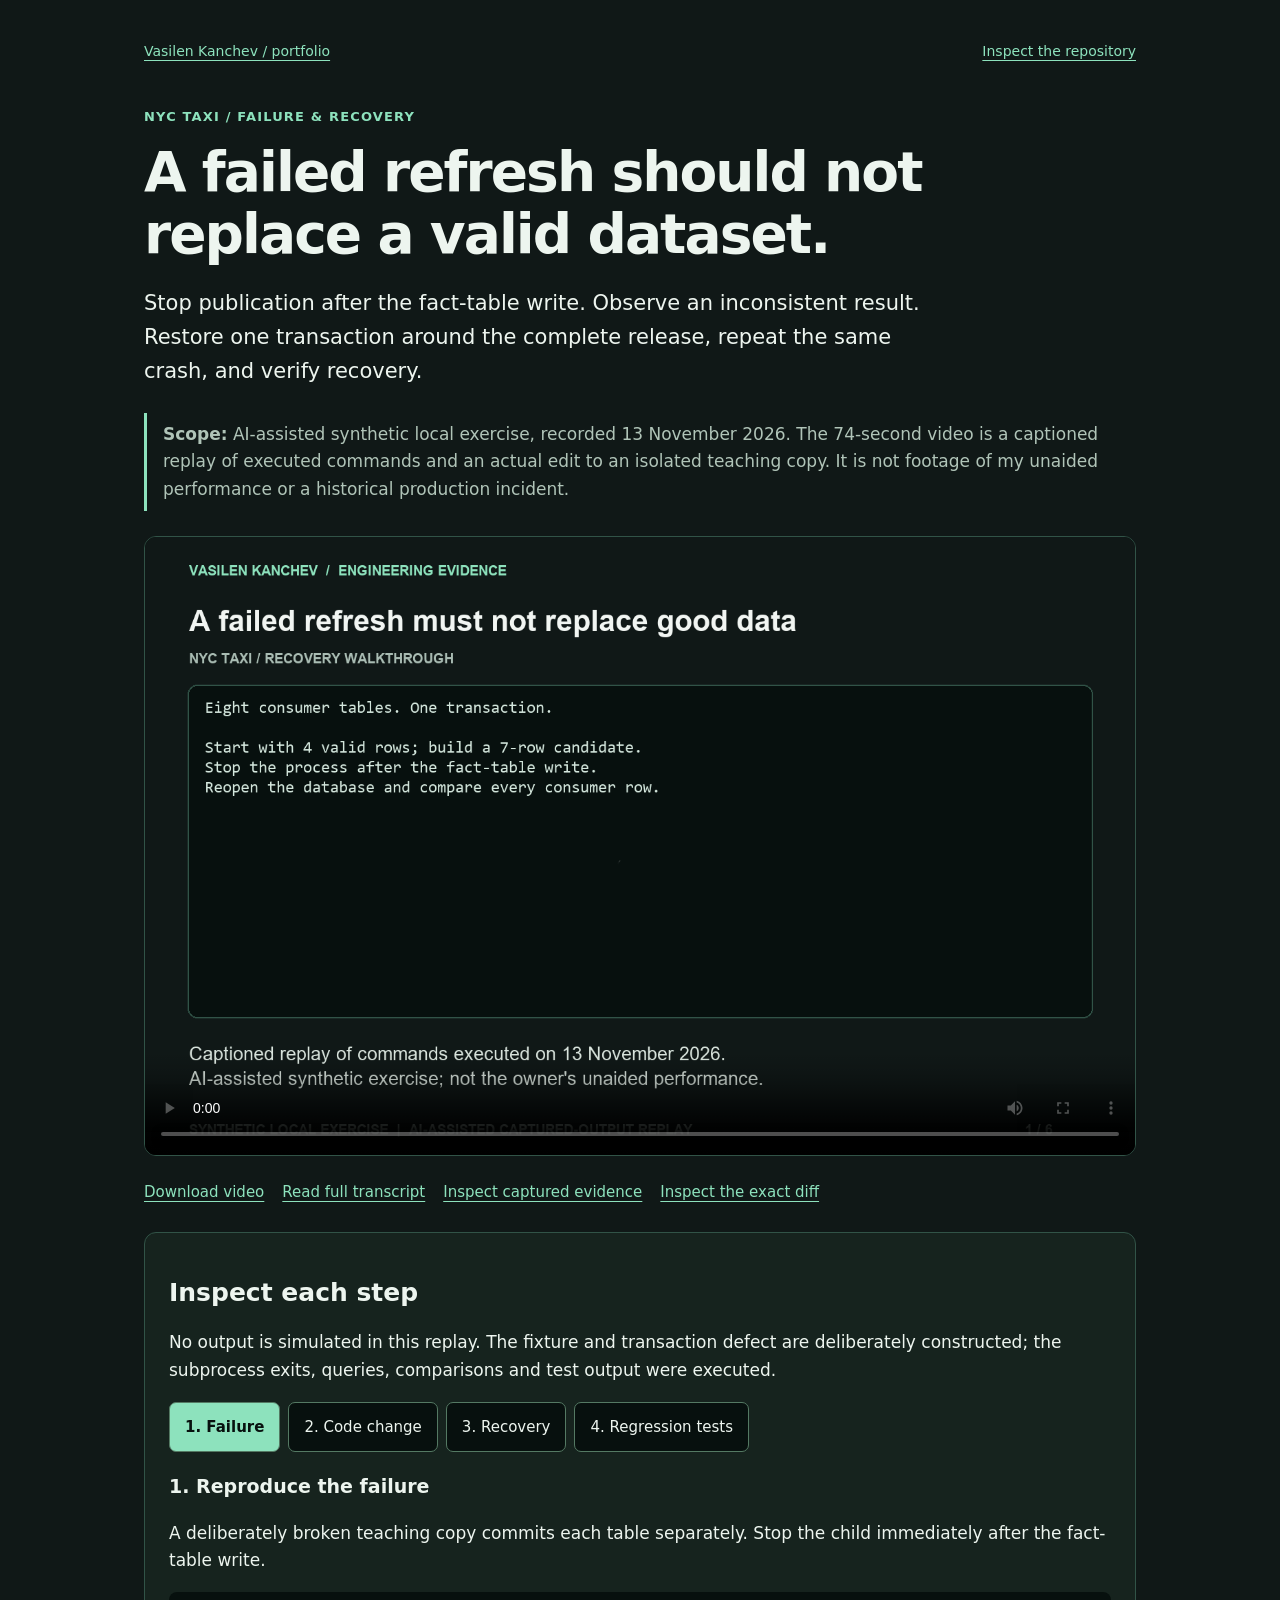
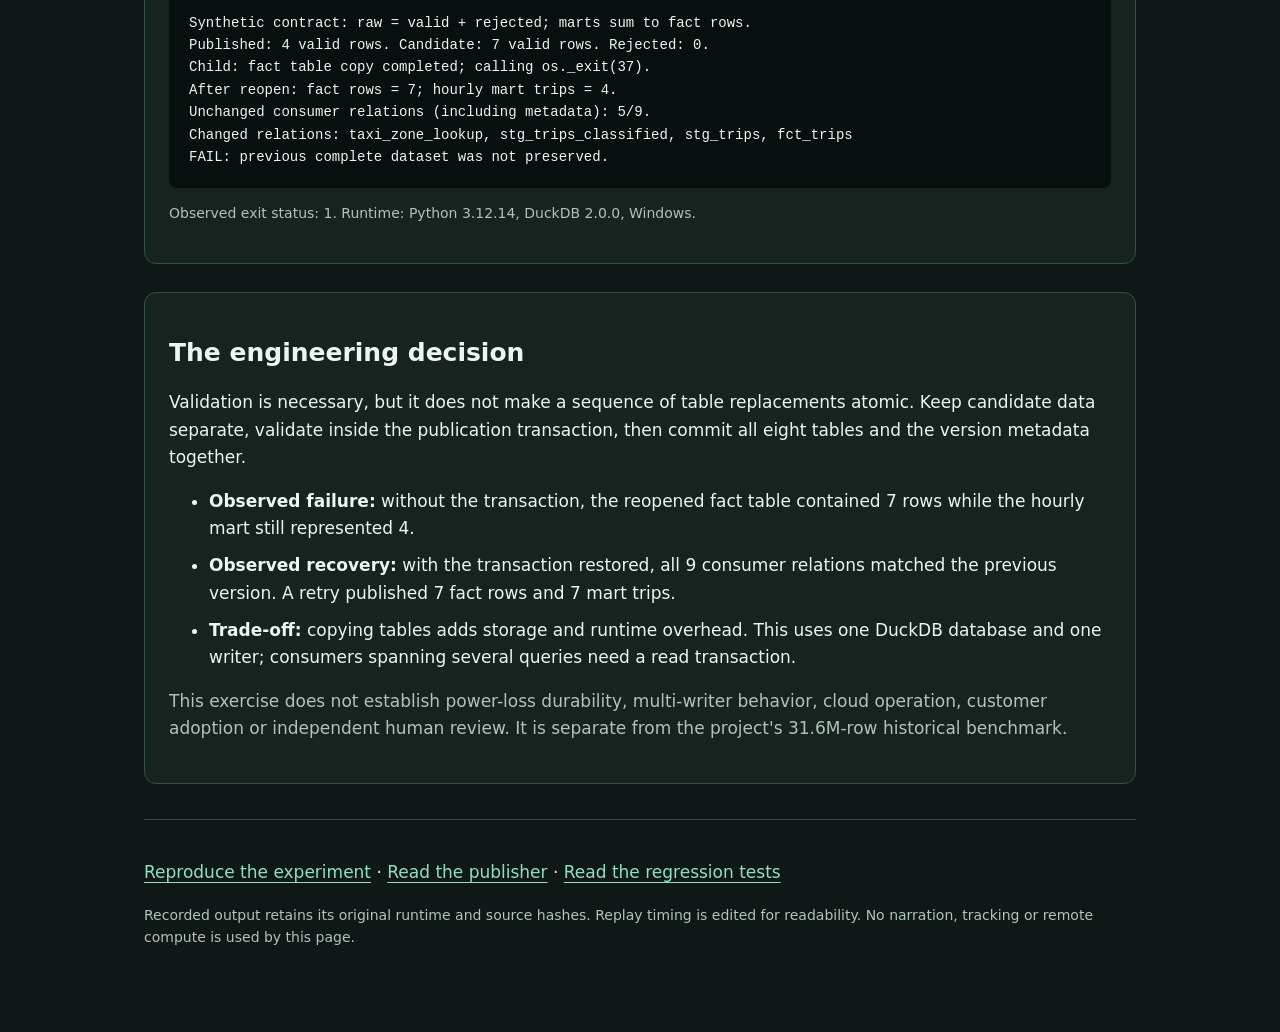
<file: demos/nyc-recovery/index.html>
<!doctype html>
<html lang="en"><head><meta charset="utf-8"><meta name="viewport" content="width=device-width,initial-scale=1">
<title>NYC Taxi: a failed refresh, a repaired transaction, a verified recovery</title>
<meta name="description" content="A 74-second captioned replay of a real synthetic crash experiment: reproduce partial publication, restore the transaction, verify recovery.">
<meta property="og:title" content="NYC Taxi: keep the last good dataset">
<meta property="og:description" content="Watch the failure, inspect the code change, and verify recovery. AI-assisted synthetic exercise with downloadable evidence.">
<meta property="og:image" content="https://vasilendata.github.io/demos/nyc-recovery/poster.png">
<style>
:root{color-scheme:dark;--bg:#101817;--panel:#16231e;--text:#edf5ef;--muted:#b0c4b8;--accent:#8de2bd}*{box-sizing:border-box}body{margin:0;background:var(--bg);color:var(--text);font:17px/1.6 system-ui,sans-serif}main{max-width:1040px;margin:auto;padding:40px 24px 70px}a{color:var(--accent);text-underline-offset:4px}nav{display:flex;justify-content:space-between;gap:15px;flex-wrap:wrap;font-size:14px}.eyebrow{color:var(--accent);font-weight:700;letter-spacing:.09em;font-size:13px;margin-top:45px}h1{font-size:clamp(32px,5vw,55px);line-height:1.12;letter-spacing:-.035em;margin:14px 0 22px;max-width:870px}.lead{font-size:21px;max-width:810px}.scope{color:var(--muted);border-left:3px solid var(--accent);padding:8px 16px;margin:25px 0}video{width:100%;border:1px solid #315347;border-radius:12px;background:#07100e}.links{display:flex;gap:18px;flex-wrap:wrap;font-size:15px}.panel{background:var(--panel);border:1px solid #315347;border-radius:12px;padding:24px;margin-top:28px}.steps{display:flex;gap:8px;flex-wrap:wrap;margin:18px 0}button{background:#07100e;color:var(--text);border:1px solid #547963;border-radius:7px;padding:12px 15px;font:inherit;font-size:15px;cursor:pointer}button[aria-pressed=true]{background:var(--accent);color:#07100e;font-weight:700}button:focus-visible,a:focus-visible{outline:3px solid #fff;outline-offset:4px}pre{white-space:pre-wrap;overflow-wrap:anywhere;font:14px/1.6 ui-monospace,monospace;background:#07100e;border-radius:8px;padding:20px}h2{font-size:25px;line-height:1.25}h3{font-size:19px}li{margin-bottom:10px}.muted{color:var(--muted)}.small{font-size:14px}footer{border-top:1px solid #315347;margin-top:35px;padding-top:22px}noscript{display:block;padding:15px;border:1px solid #aaa}
</style></head><body><main>
<nav><a href="https://vasilendata.github.io/">Vasilen Kanchev / portfolio</a><a href="https://github.com/VasilenData/nyc-taxi-data-platform">Inspect the repository</a></nav>
<p class="eyebrow">NYC TAXI / FAILURE &amp; RECOVERY</p>
<h1>A failed refresh should not replace a valid dataset.</h1>
<p class="lead">Stop publication after the fact-table write. Observe an inconsistent result. Restore one transaction around the complete release, repeat the same crash, and verify recovery.</p>
<p class="scope"><strong>Scope:</strong> AI-assisted synthetic local exercise, recorded 13 November 2026. The 74-second video is a captioned replay of executed commands and an actual edit to an isolated teaching copy. It is not footage of my unaided performance or a historical production incident.</p>
<video controls preload="metadata" poster="poster.png" aria-label="Captioned NYC Taxi failure and recovery walkthrough"><source src="recovery-walkthrough.mp4" type="video/mp4"><track kind="captions" src="captions.vtt" srclang="en" label="English" default>Your browser does not support embedded video. Use the download link below.</video>
<p class="links"><a href="recovery-walkthrough.mp4" download>Download video</a><a href="run-2026-11-13/transcript.txt">Read full transcript</a><a href="run-2026-11-13/evidence.json">Inspect captured evidence</a><a href="run-2026-11-13/repair.diff">Inspect the exact diff</a></p>
<section class="panel" aria-labelledby="inspect"><h2 id="inspect">Inspect each step</h2><p>No output is simulated in this replay. The fixture and transaction defect are deliberately constructed; the subprocess exits, queries, comparisons and test output were executed.</p><div class="steps" role="group" aria-label="Walkthrough steps"><button type="button" data-step="0" aria-pressed="true">1. Failure</button><button type="button" data-step="1" aria-pressed="false">2. Code change</button><button type="button" data-step="2" aria-pressed="false">3. Recovery</button><button type="button" data-step="3" aria-pressed="false">4. Regression tests</button></div><div aria-live="polite"><h3 id="step-title"></h3><p id="step-caption"></p><pre id="step-output"></pre><p id="step-status" class="small muted"></p></div><noscript>JavaScript is optional. The video, transcript, source diff and evidence JSON remain available above.</noscript></section>
<section class="panel"><h2>The engineering decision</h2><p>Validation is necessary, but it does not make a sequence of table replacements atomic. Keep candidate data separate, validate inside the publication transaction, then commit all eight tables and the version metadata together.</p><ul><li><strong>Observed failure:</strong> without the transaction, the reopened fact table contained 7 rows while the hourly mart still represented 4.</li><li><strong>Observed recovery:</strong> with the transaction restored, all 9 consumer relations matched the previous version. A retry published 7 fact rows and 7 mart trips.</li><li><strong>Trade-off:</strong> copying tables adds storage and runtime overhead. This uses one DuckDB database and one writer; consumers spanning several queries need a read transaction.</li></ul><p class="muted">This exercise does not establish power-loss durability, multi-writer behavior, cloud operation, customer adoption or independent human review. It is separate from the project's 31.6M-row historical benchmark.</p></section>
<footer><p><a href="https://github.com/VasilenData/nyc-taxi-data-platform/blob/main/docs/RECOVERY_WALKTHROUGH.md">Reproduce the experiment</a> · <a href="https://github.com/VasilenData/nyc-taxi-data-platform/blob/main/taxi_platform/publication.py">Read the publisher</a> · <a href="https://github.com/VasilenData/nyc-taxi-data-platform/blob/main/tests/test_publication.py">Read the regression tests</a></p><p class="small muted">Recorded output retains its original runtime and source hashes. Replay timing is edited for readability. No narration, tracking or remote compute is used by this page.</p></footer>
</main><script src="replay-data.js"></script><script>
const data=window.RECOVERY_EVIDENCE;
function showStep(index){const step=data.steps[index];document.querySelector('#step-title').textContent=step.title;document.querySelector('#step-caption').textContent=step.caption;document.querySelector('#step-output').textContent=step.output;document.querySelector('#step-status').textContent=`Observed exit status: ${step.exit_code}. Runtime: Python ${data.runtime.python}, DuckDB ${data.runtime.duckdb}, ${data.runtime.platform}.`;document.querySelectorAll('[data-step]').forEach(button=>button.setAttribute('aria-pressed',String(Number(button.dataset.step)===index)));}
document.querySelectorAll('[data-step]').forEach(button=>button.addEventListener('click',()=>showStep(Number(button.dataset.step))));showStep(0);
</script></body></html>
</file>
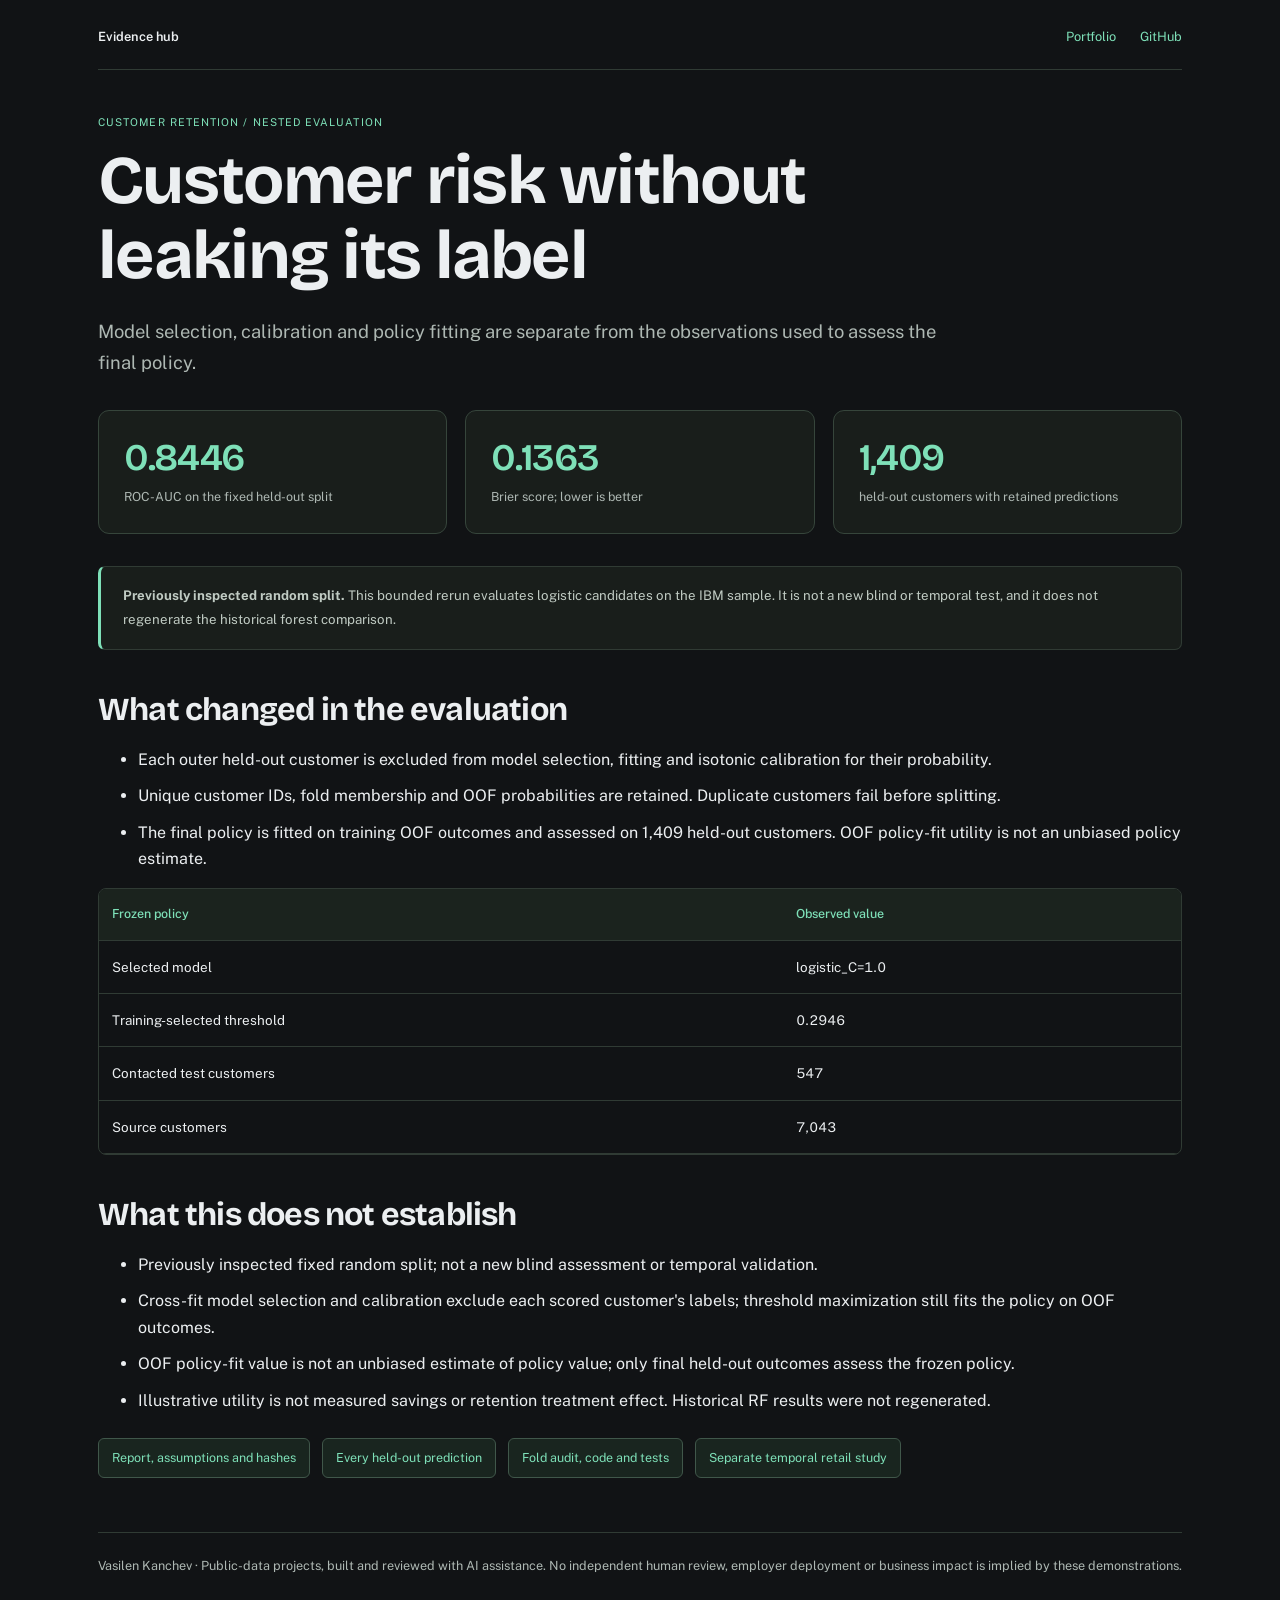
<file: labs/churn/index.html>
<!doctype html><html lang="en"><head><meta charset="utf-8"><meta name="viewport" content="width=device-width,initial-scale=1"><meta name="theme-color" content="#111315"><title>Customer risk without leaking its label | Vasilen Kanchev</title><link rel="stylesheet" href="../lab.css"></head><body><main><nav aria-label="Main"><a href="../">Evidence hub</a><a href="../../">Portfolio</a><a href="https://github.com/VasilenData">GitHub</a></nav><p class="eyebrow">Customer retention / nested evaluation</p><h1>Customer risk without leaking its label</h1><p class="lede">Model selection, calibration and policy fitting are separate from the observations used to assess the final policy.</p><div class="stats"><div class="card"><strong class="stat">0.8446</strong><p>ROC-AUC on the fixed held-out split</p></div><div class="card"><strong class="stat">0.1363</strong><p>Brier score; lower is better</p></div><div class="card"><strong class="stat">1,409</strong><p>held-out customers with retained predictions</p></div></div><p class="scope"><strong>Previously inspected random split.</strong> This bounded rerun evaluates logistic candidates on the IBM sample. It is not a new blind or temporal test, and it does not regenerate the historical forest comparison.</p><h2>What changed in the evaluation</h2><ul><li>Each outer held-out customer is excluded from model selection, fitting and isotonic calibration for their probability.</li><li>Unique customer IDs, fold membership and OOF probabilities are retained. Duplicate customers fail before splitting.</li><li>The final policy is fitted on training OOF outcomes and assessed on 1,409 held-out customers. OOF policy-fit utility is not an unbiased policy estimate.</li></ul><div class="scroll"><table><thead><tr><th scope="col">Frozen policy</th><th scope="col">Observed value</th></tr></thead><tbody><tr><td>Selected model</td><td>logistic_C=1.0</td></tr><tr><td>Training-selected threshold</td><td>0.2946</td></tr><tr><td>Contacted test customers</td><td>547</td></tr><tr><td>Source customers</td><td>7,043</td></tr></tbody></table></div><h2>What this does not establish</h2><ul><li>Previously inspected fixed random split; not a new blind assessment or temporal validation.</li><li>Cross-fit model selection and calibration exclude each scored customer&#x27;s labels; threshold maximization still fits the policy on OOF outcomes.</li><li>OOF policy-fit value is not an unbiased estimate of policy value; only final held-out outcomes assess the frozen policy.</li><li>Illustrative utility is not measured savings or retention treatment effect. Historical RF results were not regenerated.</li></ul><div class="filelinks"><a href="report.json">Report, assumptions and hashes</a><a href="heldout_predictions.csv">Every held-out prediction</a><a href="https://github.com/VasilenData/customer-churn-model">Fold audit, code and tests</a><a href="../customer-value/">Separate temporal retail study</a></div><footer>Vasilen Kanchev · Public-data projects, built and reviewed with AI assistance. No independent human review, employer deployment or business impact is implied by these demonstrations.</footer></main></body></html>
</file>
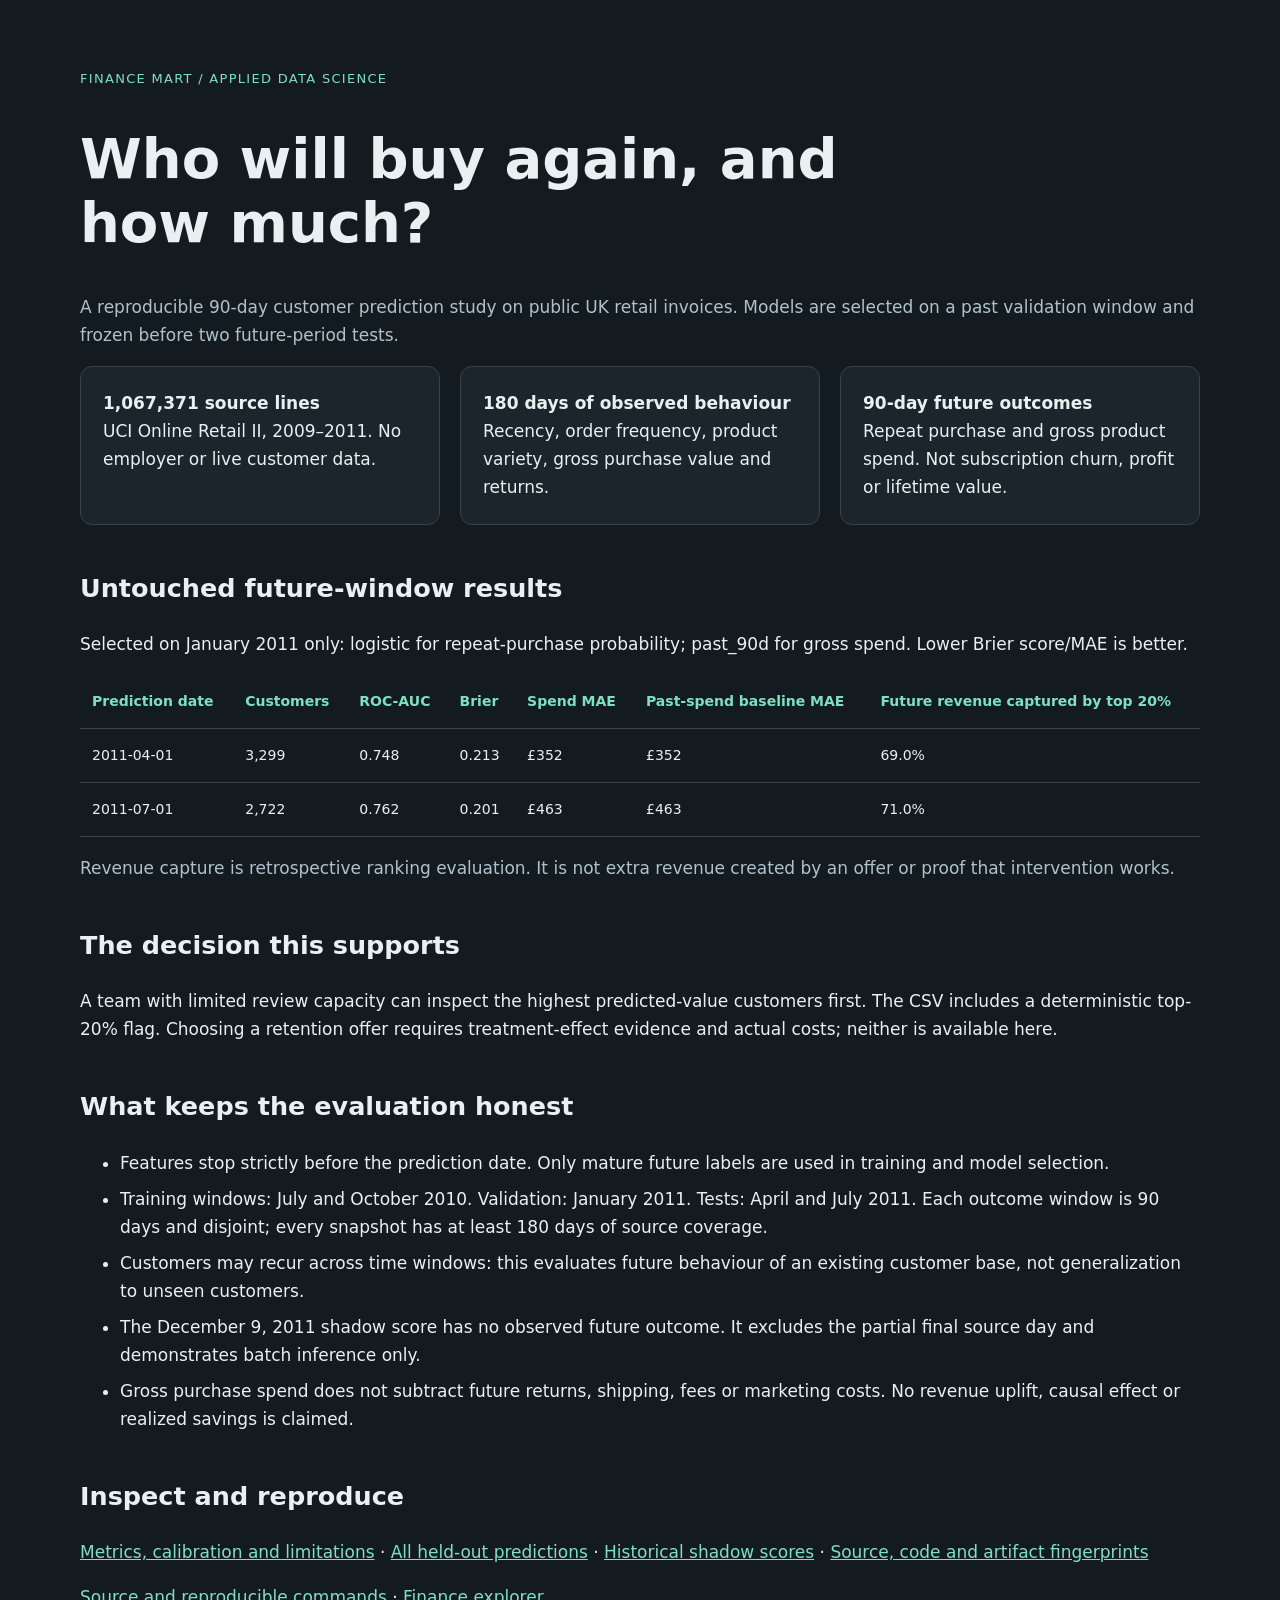
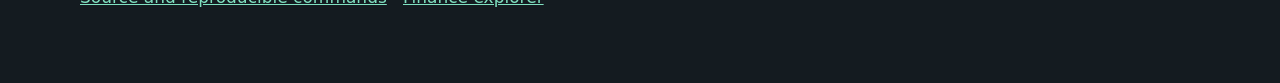
<file: labs/customer-value/index.html>
<!doctype html><html lang="en"><meta charset="utf-8"><meta name="viewport" content="width=device-width,initial-scale=1">
<title>Customer future value | Vasilen Kanchev</title><style>
:root{color-scheme:dark}body{margin:0;background:#141b20;color:#e9f0f2;font:17px/1.65 system-ui,sans-serif}
main{max-width:1120px;margin:auto;padding:55px 24px}a{color:#7fe0c0}h1{font-size:clamp(32px,5vw,56px);line-height:1.15;max-width:800px}
.eyebrow{color:#7fe0c0;letter-spacing:.1em;text-transform:uppercase;font-size:13px}.grid{display:grid;grid-template-columns:repeat(auto-fit,minmax(230px,1fr));gap:20px}
.card{border:1px solid #36434c;border-radius:12px;padding:22px;background:#1c252c}.muted{color:#b1c1cb}.scroll{overflow:auto}table{width:100%;border-collapse:collapse;font-size:14px}
th,td{text-align:left;padding:15px 12px;border-bottom:1px solid #36434c}th{color:#7fe0c0}h2{margin-top:42px}code{font-size:14px}li{margin:8px 0}
</style><main><p class="eyebrow">Finance Mart / Applied data science</p><h1>Who will buy again, and how much?</h1>
<p class="muted">A reproducible 90-day customer prediction study on public UK retail invoices. Models are selected on a past validation window and frozen before two future-period tests.</p>
<div class="grid"><div class="card"><strong>1,067,371 source lines</strong><br>UCI Online Retail II, 2009–2011. No employer or live customer data.</div>
<div class="card"><strong>180 days of observed behaviour</strong><br>Recency, order frequency, product variety, gross purchase value and returns.</div>
<div class="card"><strong>90-day future outcomes</strong><br>Repeat purchase and gross product spend. Not subscription churn, profit or lifetime value.</div></div>
<h2>Untouched future-window results</h2><p>Selected on January 2011 only: logistic for repeat-purchase probability; past_90d for gross spend. Lower Brier score/MAE is better.</p><div class="scroll"><table><thead><tr><th>Prediction date</th><th>Customers</th><th>ROC-AUC</th><th>Brier</th><th>Spend MAE</th><th>Past-spend baseline MAE</th><th>Future revenue captured by top 20%</th></tr></thead><tbody><tr><td>2011-04-01</td><td>3,299</td><td>0.748</td><td>0.213</td><td>£352</td><td>£352</td><td>69.0%</td></tr><tr><td>2011-07-01</td><td>2,722</td><td>0.762</td><td>0.201</td><td>£463</td><td>£463</td><td>71.0%</td></tr></tbody></table></div>
<p class="muted">Revenue capture is retrospective ranking evaluation. It is not extra revenue created by an offer or proof that intervention works.</p>
<h2>The decision this supports</h2><p>A team with limited review capacity can inspect the highest predicted-value customers first. The CSV includes a deterministic top-20% flag. Choosing a retention offer requires treatment-effect evidence and actual costs; neither is available here.</p>
<h2>What keeps the evaluation honest</h2><ul><li>Features stop strictly before the prediction date. Only mature future labels are used in training and model selection.</li>
<li>Training windows: July and October 2010. Validation: January 2011. Tests: April and July 2011. Each outcome window is 90 days and disjoint; every snapshot has at least 180 days of source coverage.</li>
<li>Customers may recur across time windows: this evaluates future behaviour of an existing customer base, not generalization to unseen customers.</li>
<li>The December 9, 2011 shadow score has no observed future outcome. It excludes the partial final source day and demonstrates batch inference only.</li>
<li>Gross purchase spend does not subtract future returns, shipping, fees or marketing costs. No revenue uplift, causal effect or realized savings is claimed.</li></ul>
<h2>Inspect and reproduce</h2><p><a href="report.json">Metrics, calibration and limitations</a> · <a href="test_predictions.csv">All held-out predictions</a> · <a href="shadow_scores.csv">Historical shadow scores</a> · <a href="manifest.json">Source, code and artifact fingerprints</a></p>
<p><a href="https://github.com/VasilenData/ecommerce-finance-mart">Source and reproducible commands</a> · <a href="https://vasilendata.github.io/ecommerce-finance-mart/explorer/">Finance explorer</a></p></main></html>
</file>
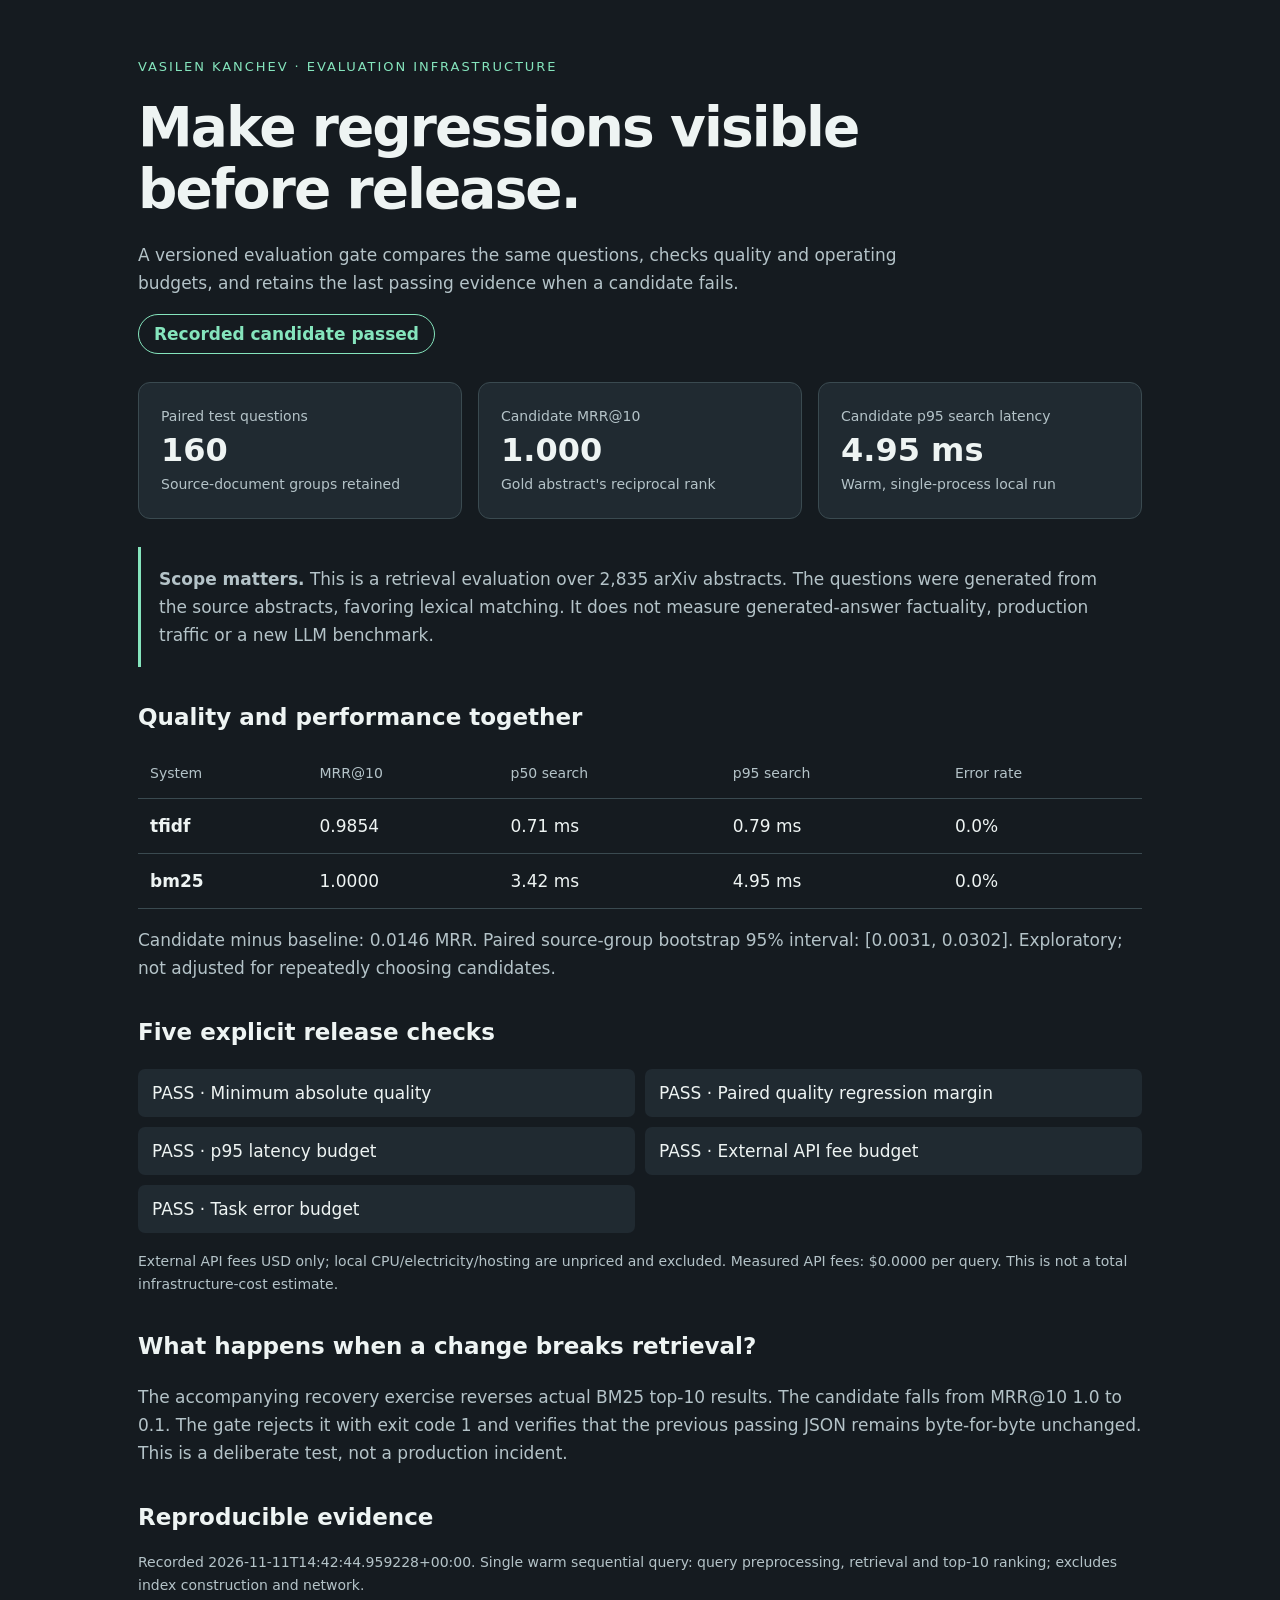
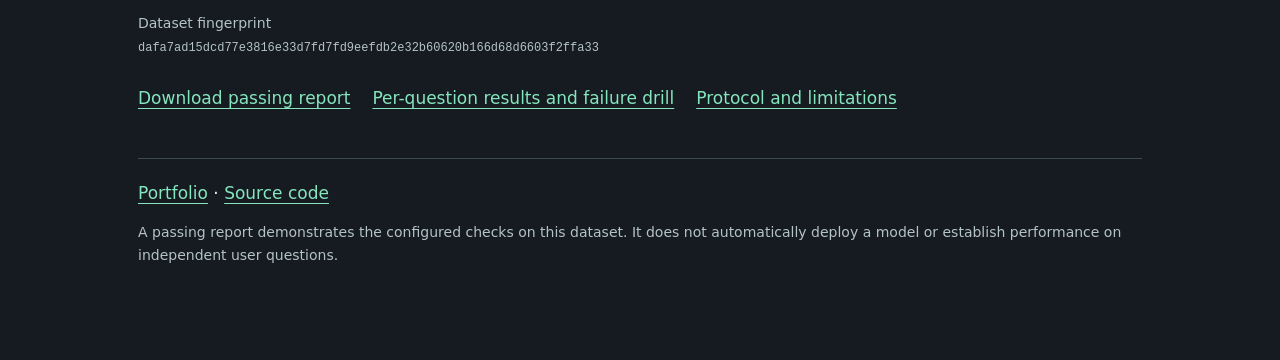
<file: labs/evaluation/index.html>
<!doctype html>
<html lang="en">
<meta charset="utf-8">
<meta name="viewport" content="width=device-width, initial-scale=1">
<meta name="description" content="Measured retrieval quality and a fail-closed regression gate on the research assistant corpus.">
<title>Research Assistant · Release evidence</title>
<style>
:root{color-scheme:dark;--bg:#151b20;--panel:#202a31;--ink:#eef4f3;--muted:#b4c3c8;--mint:#85e5bd;--line:#3a4a50}*{box-sizing:border-box}body{margin:0;background:var(--bg);color:var(--ink);font:17px/1.65 system-ui,sans-serif}main{max-width:1060px;margin:auto;padding:56px 28px 80px}a{color:var(--mint);text-underline-offset:4px}header{max-width:790px}.eyebrow{color:var(--mint);font-size:13px;letter-spacing:.15em;text-transform:uppercase}h1{font-size:clamp(32px,6vw,55px);line-height:1.12;letter-spacing:-.035em;margin:20px 0}h2{font-size:23px;margin:32px 0 12px}p{color:var(--muted)}.status{display:inline-block;border:1px solid var(--mint);border-radius:30px;padding:5px 15px;color:var(--mint);font-weight:600}.grid{display:grid;grid-template-columns:repeat(3,1fr);gap:16px;margin:28px 0}.card{background:var(--panel);border:1px solid var(--line);padding:22px;border-radius:12px}.label{font-size:14px;color:var(--muted)}.value{font-size:32px;line-height:1.4;font-weight:700}.note{border-left:3px solid var(--mint);padding:1px 18px;margin:25px 0}.tablewrap{overflow:auto}table{border-collapse:collapse;width:100%}th,td{text-align:left;padding:13px 12px;border-bottom:1px solid var(--line)}th{color:var(--muted);font-size:14px;font-weight:500}td:first-child{font-weight:600}.checks{display:grid;grid-template-columns:repeat(2,1fr);gap:10px;padding:0;list-style:none}.checks li{padding:10px 14px;background:var(--panel);border-radius:7px}.fine{font-size:14px;color:var(--muted)}code{overflow-wrap:anywhere;font-size:12px}.actions{display:flex;flex-wrap:wrap;gap:22px;margin:26px 0}#error{color:#ffbead}footer{margin-top:45px;border-top:1px solid var(--line);padding-top:20px}@media(max-width:650px){main{padding:30px 19px 60px}.grid{grid-template-columns:1fr}.checks{grid-template-columns:1fr}.value{font-size:28px}th,td{padding:10px 6px}}
</style>
<main>
<header>
<div class="eyebrow">Vasilen Kanchev · Evaluation infrastructure</div>
<h1>Make regressions visible before release.</h1>
<p>A versioned evaluation gate compares the same questions, checks quality and operating budgets, and retains the last passing evidence when a candidate fails.</p>
<span class="status" id="status">Loading recorded evidence…</span>
</header>
<p id="error" role="alert" hidden></p>
<section id="results" hidden>
<div class="grid">
<div class="card"><div class="label">Paired test questions</div><div class="value" id="tasks"></div><div class="fine">Source-document groups retained</div></div>
<div class="card"><div class="label">Candidate MRR@10</div><div class="value" id="quality"></div><div class="fine">Gold abstract's reciprocal rank</div></div>
<div class="card"><div class="label">Candidate p95 search latency</div><div class="value" id="latency"></div><div class="fine">Warm, single-process local run</div></div>
</div>
<div class="note"><p><strong>Scope matters.</strong> This is a retrieval evaluation over 2,835 arXiv abstracts. The questions were generated from the source abstracts, favoring lexical matching. It does not measure generated-answer factuality, production traffic or a new LLM benchmark.</p></div>
<h2>Quality and performance together</h2>
<div class="tablewrap"><table><thead><tr><th>System</th><th>MRR@10</th><th>p50 search</th><th>p95 search</th><th>Error rate</th></tr></thead><tbody id="scores"></tbody></table></div>
<p id="delta"></p>
<h2>Five explicit release checks</h2><ul class="checks" id="checks"></ul>
<p class="fine" id="cost"></p>
<h2>What happens when a change breaks retrieval?</h2>
<p>The accompanying recovery exercise reverses actual BM25 top-10 results. The candidate falls from MRR@10 1.0 to 0.1. The gate rejects it with exit code 1 and verifies that the previous passing JSON remains byte-for-byte unchanged. This is a deliberate test, not a production incident.</p>
<h2>Reproducible evidence</h2>
<p class="fine" id="recorded"></p>
<p class="fine">Dataset fingerprint<br><code id="fingerprint"></code></p>
<div class="actions"><a href="latest.json" download>Download passing report</a><a href="https://github.com/VasilenData/research-assistant-eval/tree/main/gate/evidence">Per-question results and failure drill</a><a href="https://github.com/VasilenData/research-assistant-eval/blob/main/docs/RELEASE_GATE.md">Protocol and limitations</a></div>
</section>
<footer><a href="https://vasilendata.github.io/">Portfolio</a> · <a href="https://github.com/VasilenData/research-assistant-eval">Source code</a><p class="fine">A passing report demonstrates the configured checks on this dataset. It does not automatically deploy a model or establish performance on independent user questions.</p></footer>
</main>
<script>
'use strict';
const set=(id,value)=>document.getElementById(id).textContent=value;
fetch('latest.json').then(r=>{if(!r.ok)throw new Error('Report unavailable');return r.json()}).then(r=>{
 if(r.schema_version!==1)throw new Error('Unsupported report version');
 set('status',r.passed?'Recorded candidate passed':'Recorded candidate rejected');
 set('tasks',r.candidate.tasks);set('quality',r.candidate.mean_quality.toFixed(3));set('latency',r.candidate.p95_latency_ms.toFixed(2)+' ms');
 for(const system of [r.baseline,r.candidate]){const tr=document.createElement('tr');for(const v of [system.name,system.mean_quality.toFixed(4),system.p50_latency_ms.toFixed(2)+' ms',system.p95_latency_ms.toFixed(2)+' ms',(system.error_rate*100).toFixed(1)+'%']){const td=document.createElement('td');td.textContent=v;tr.append(td)}document.getElementById('scores').append(tr)}
 set('delta','Candidate minus baseline: '+r.quality_delta.toFixed(4)+' MRR. Paired source-group bootstrap 95% interval: ['+r.paired_cluster_95pct_interval.map(x=>x.toFixed(4)).join(', ')+']. Exploratory; not adjusted for repeatedly choosing candidates.');
 const labels={absolute_quality:'Minimum absolute quality',paired_quality_lower_bound:'Paired quality regression margin',p95_latency:'p95 latency budget',mean_cost:'External API fee budget',error_rate:'Task error budget'};
 for(const [key,value] of Object.entries(r.checks)){const li=document.createElement('li');li.textContent=(value?'PASS · ':'FAIL · ')+labels[key];document.getElementById('checks').append(li)}
 set('cost',r.protocol.cost_scope+'. Measured API fees: $'+r.candidate.mean_cost_usd.toFixed(4)+' per query. This is not a total infrastructure-cost estimate.');
 set('recorded','Recorded '+r.candidate_system.created_utc+'. '+r.protocol.latency_scope+'.');set('fingerprint',r.dataset_sha256);document.getElementById('results').hidden=false;
}).catch(e=>{set('status','Evidence not loaded');set('error',e.message+'. Open this page through an HTTP server or use the repository reports.');document.getElementById('error').hidden=false});
</script>
</html>
</file>
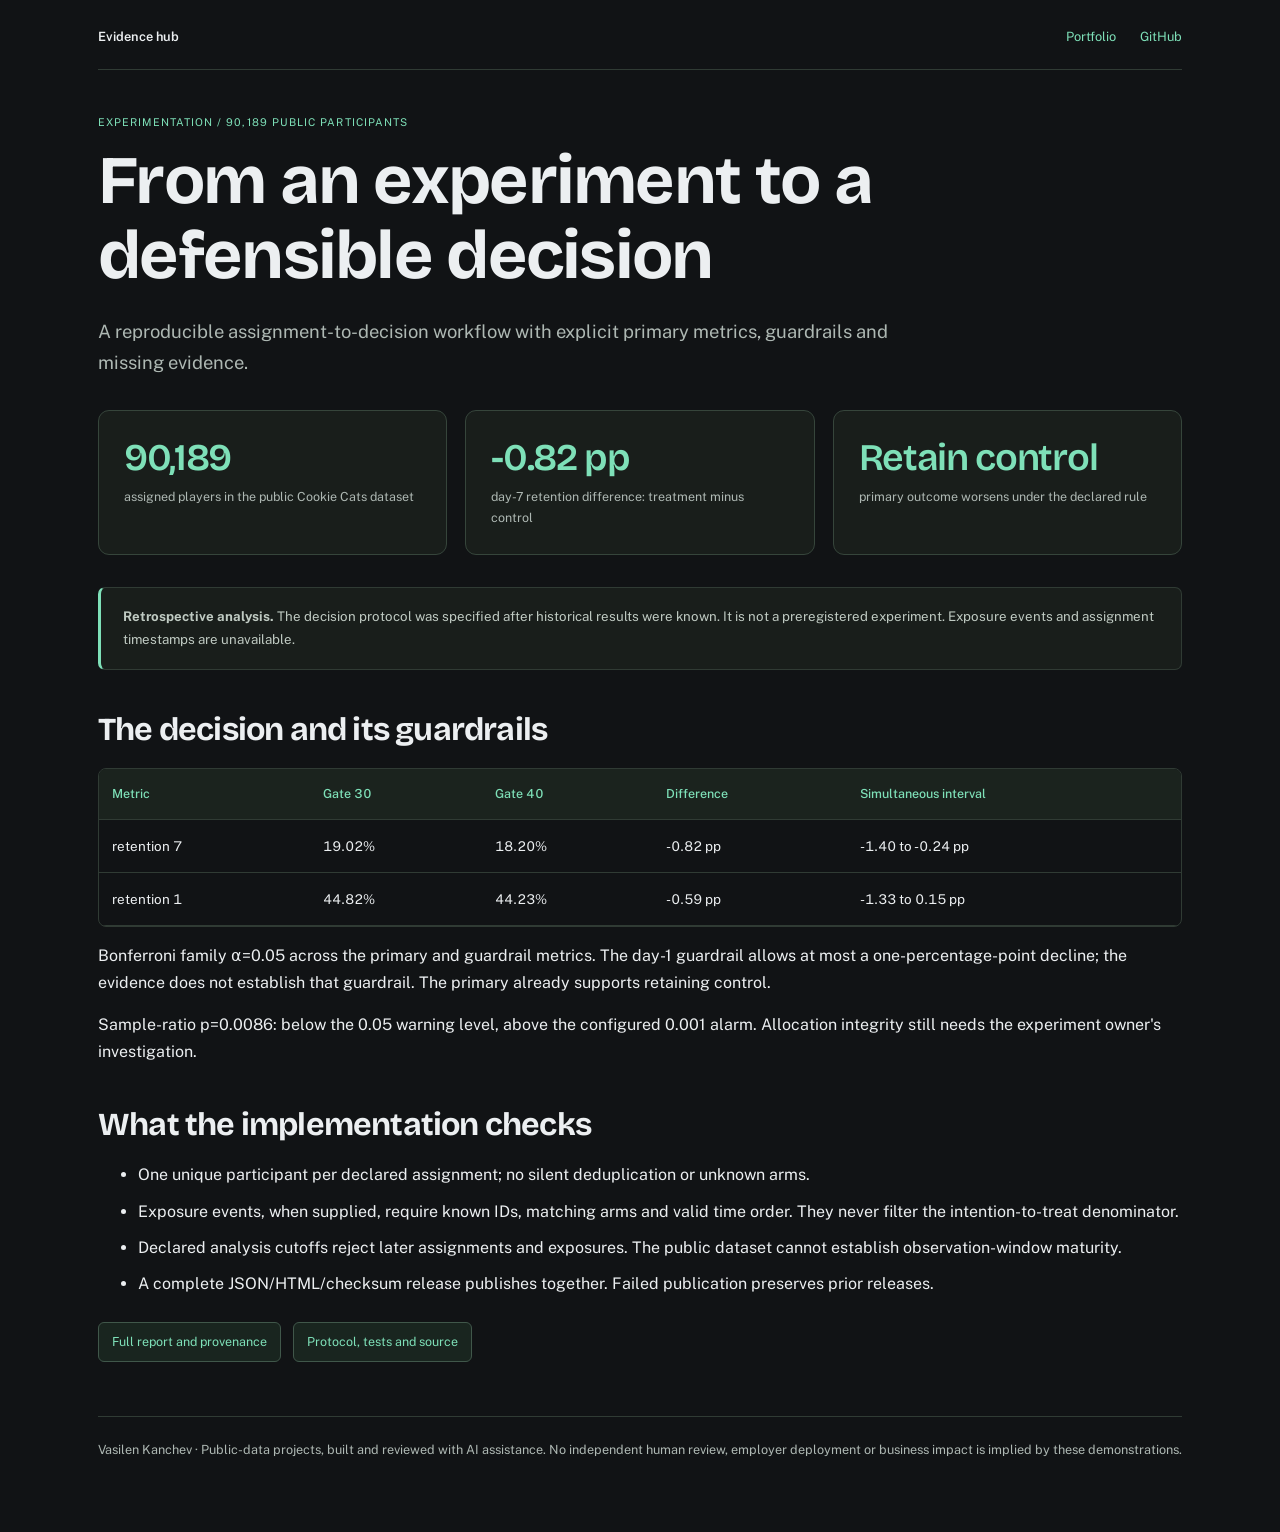
<file: labs/experimentation/index.html>
<!doctype html><html lang="en"><head><meta charset="utf-8"><meta name="viewport" content="width=device-width,initial-scale=1"><meta name="theme-color" content="#111315"><title>From an experiment to a defensible decision | Vasilen Kanchev</title><link rel="stylesheet" href="../lab.css"></head><body><main><nav aria-label="Main"><a href="../">Evidence hub</a><a href="../../">Portfolio</a><a href="https://github.com/VasilenData">GitHub</a></nav><p class="eyebrow">Experimentation / 90,189 public participants</p><h1>From an experiment to a defensible decision</h1><p class="lede">A reproducible assignment-to-decision workflow with explicit primary metrics, guardrails and missing evidence.</p><div class="stats"><div class="card"><strong class="stat">90,189</strong><p>assigned players in the public Cookie Cats dataset</p></div><div class="card"><strong class="stat">-0.82 pp</strong><p>day-7 retention difference: treatment minus control</p></div><div class="card"><strong class="stat">Retain control</strong><p>primary outcome worsens under the declared rule</p></div></div><p class="scope"><strong>Retrospective analysis.</strong> The decision protocol was specified after historical results were known. It is not a preregistered experiment. Exposure events and assignment timestamps are unavailable.</p><h2>The decision and its guardrails</h2><div class="scroll"><table><thead><tr><th scope="col">Metric</th><th scope="col">Gate 30</th><th scope="col">Gate 40</th><th scope="col">Difference</th><th scope="col">Simultaneous interval</th></tr></thead><tbody><tr><td>retention 7</td><td>19.02%</td><td>18.20%</td><td>-0.82 pp</td><td>-1.40 to -0.24 pp</td></tr><tr><td>retention 1</td><td>44.82%</td><td>44.23%</td><td>-0.59 pp</td><td>-1.33 to 0.15 pp</td></tr></tbody></table></div><p>Bonferroni family α=0.05 across the primary and guardrail metrics. The day-1 guardrail allows at most a one-percentage-point decline; the evidence does not establish that guardrail. The primary already supports retaining control.</p><p>Sample-ratio p=0.0086: below the 0.05 warning level, above the configured 0.001 alarm. Allocation integrity still needs the experiment owner's investigation.</p><h2>What the implementation checks</h2><ul><li>One unique participant per declared assignment; no silent deduplication or unknown arms.</li><li>Exposure events, when supplied, require known IDs, matching arms and valid time order. They never filter the intention-to-treat denominator.</li><li>Declared analysis cutoffs reject later assignments and exposures. The public dataset cannot establish observation-window maturity.</li><li>A complete JSON/HTML/checksum release publishes together. Failed publication preserves prior releases.</li></ul><div class="filelinks"><a href="report.json">Full report and provenance</a><a href="https://github.com/VasilenData/ab-test-analysis">Protocol, tests and source</a></div><footer>Vasilen Kanchev · Public-data projects, built and reviewed with AI assistance. No independent human review, employer deployment or business impact is implied by these demonstrations.</footer></main></body></html>
</file>
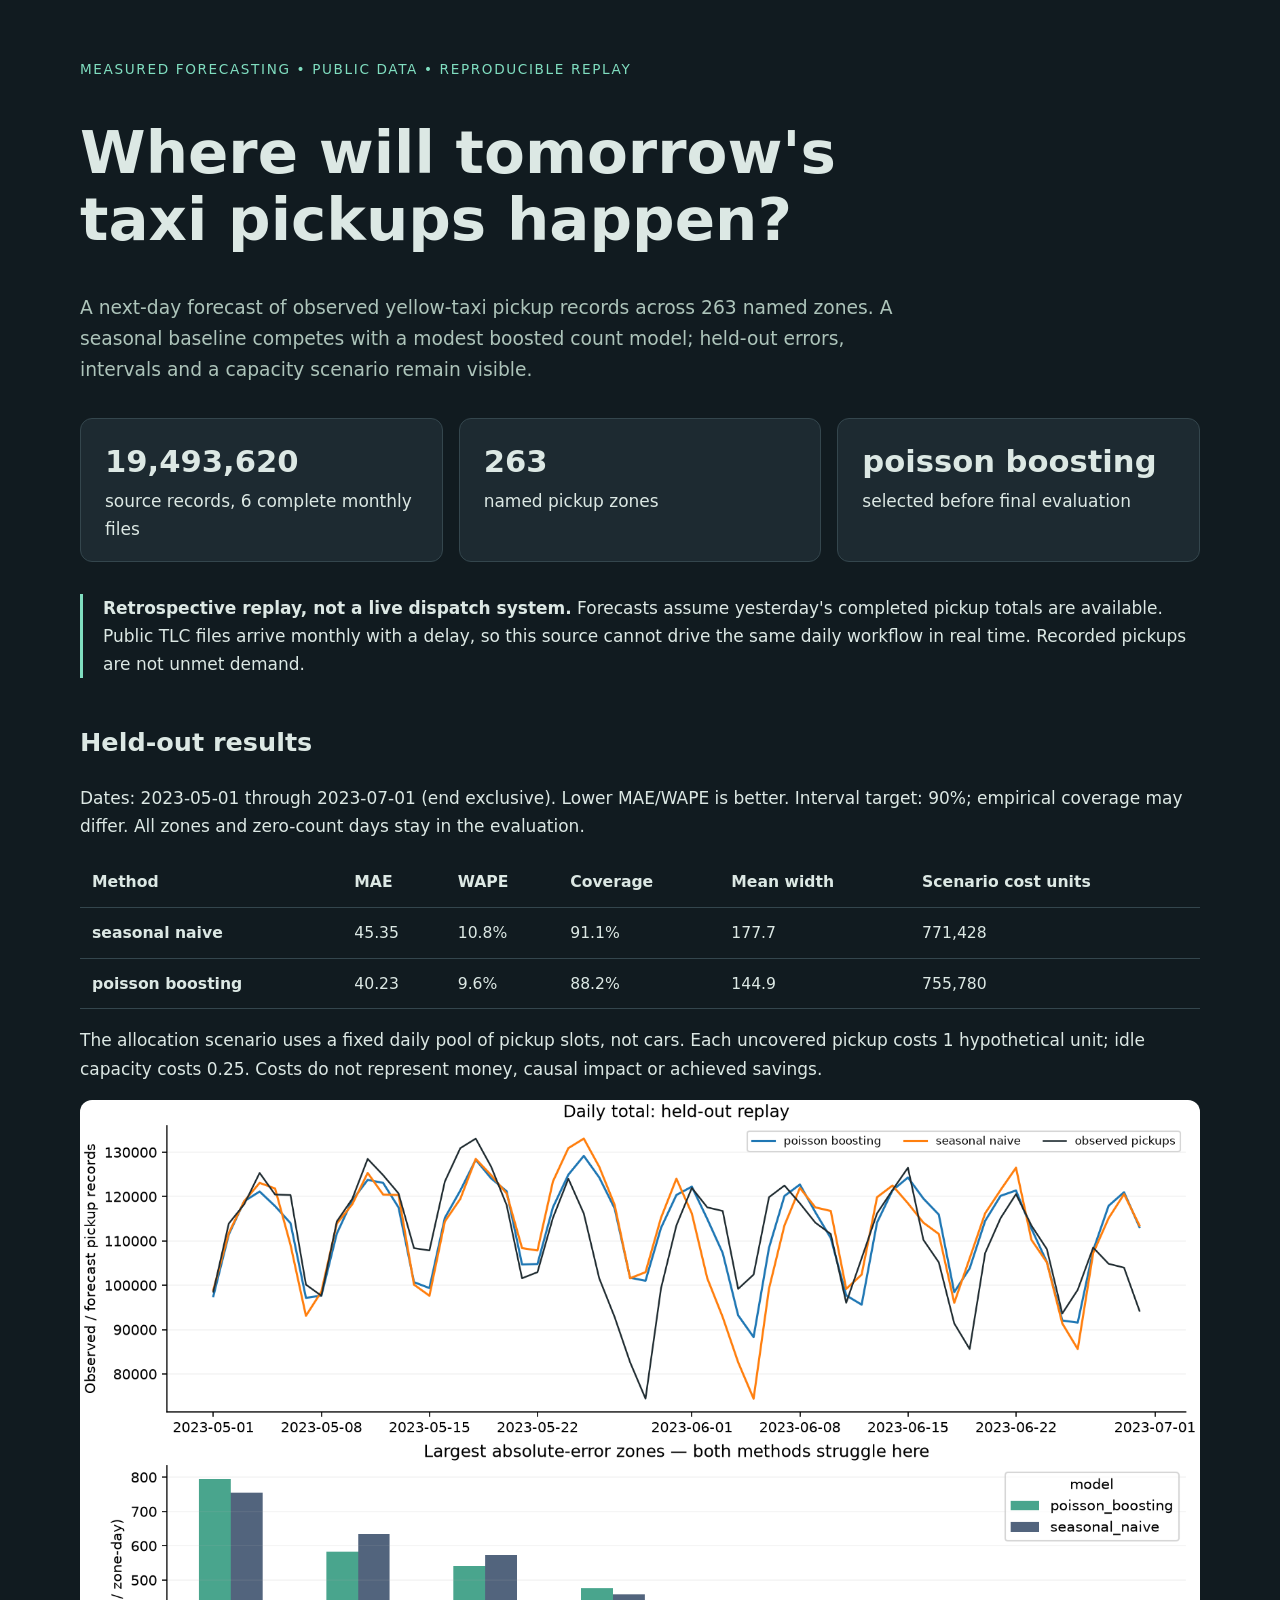
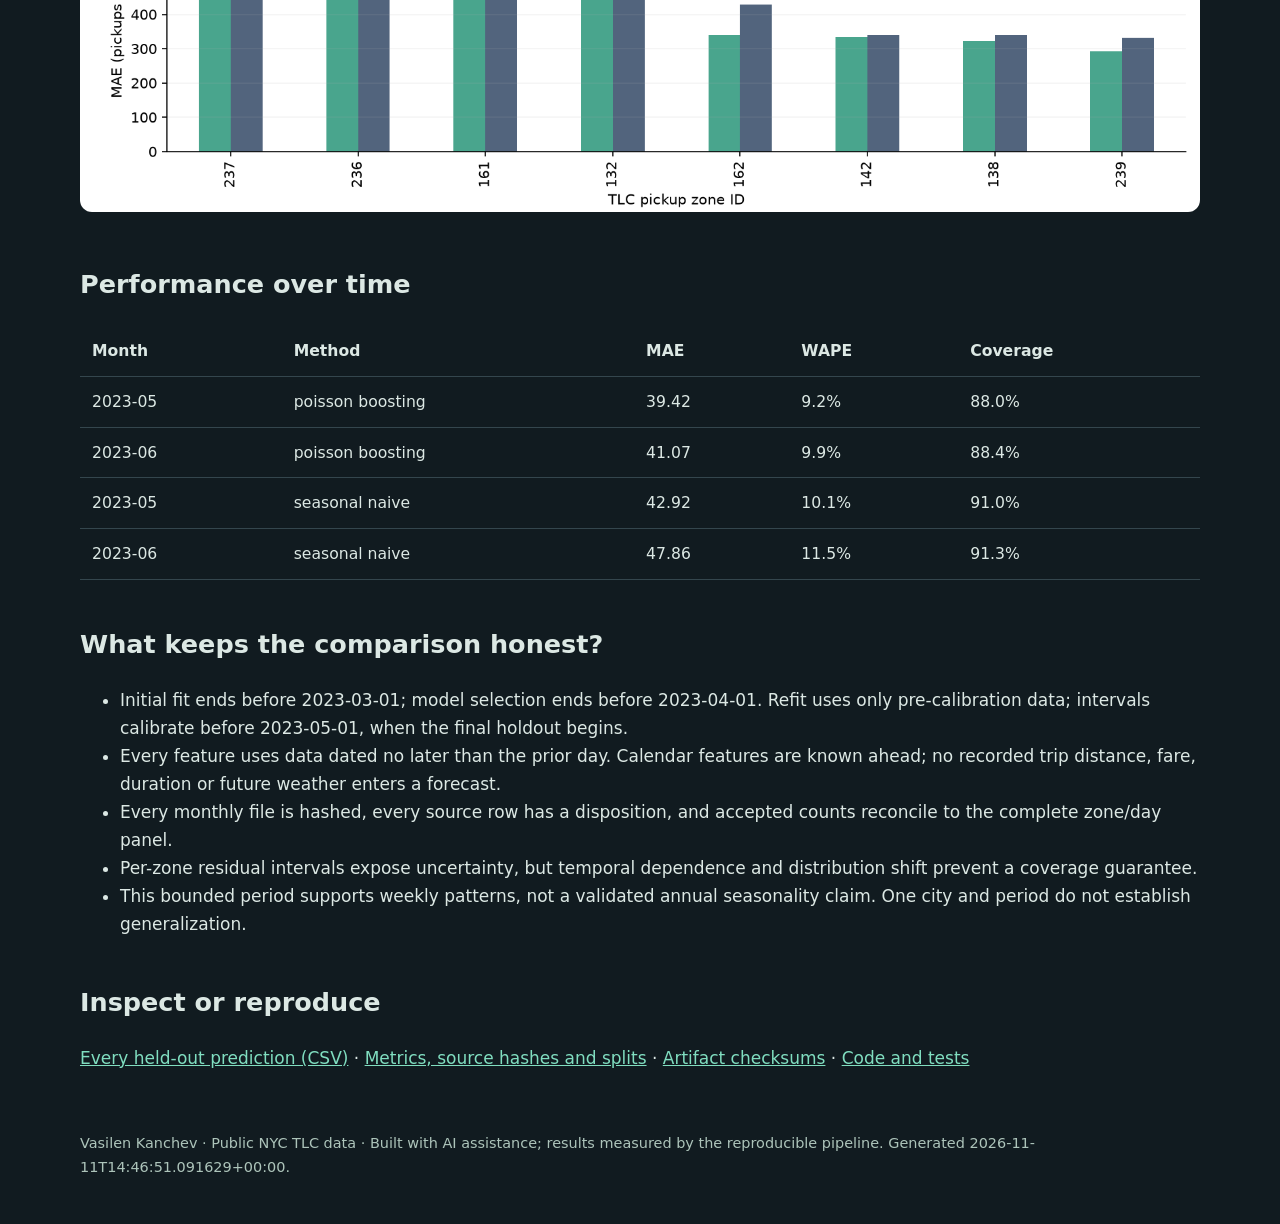
<file: labs/forecast/index.html>
<!doctype html><html lang="en"><meta charset="utf-8"><meta name="viewport" content="width=device-width,initial-scale=1">
<title>NYC pickup forecasting · Vasilen Kanchev</title><style>
:root{font:17px/1.65 system-ui,sans-serif;color:#dce8e4;background:#111b20}body{max-width:1120px;margin:0 auto;padding:44px 24px}
a{color:#80dec0}h1{font-size:clamp(2rem,5vw,3.5rem);line-height:1.12;max-width:850px}h2{margin-top:2.5rem}.eyebrow{color:#80dec0;letter-spacing:.12em;text-transform:uppercase;font-size:.8rem}
.intro{max-width:850px;color:#adc4ba;font-size:1.1rem}.cards{display:grid;grid-template-columns:repeat(auto-fit,minmax(200px,1fr));gap:16px;margin:32px 0}.card{padding:18px 24px;background:#1d2a31;border:1px solid #34464d;border-radius:12px}.number{display:block;font-size:1.8rem;font-weight:650}
table{border-collapse:collapse;width:100%;font-size:.92rem}td,th{text-align:left;padding:12px;border-bottom:1px solid #34464d}.table-wrap{overflow:auto}img{width:100%;border-radius:12px;background:white}.note{border-left:3px solid #80dec0;padding-left:20px}footer{margin-top:60px;color:#adc4ba;font-size:.85rem}</style>
<p class="eyebrow">Measured forecasting • public data • reproducible replay</p><h1>Where will tomorrow's taxi pickups happen?</h1>
<p class="intro">A next-day forecast of observed yellow-taxi pickup records across 263 named zones. A seasonal baseline competes with a modest boosted count model; held-out errors, intervals and a capacity scenario remain visible.</p>
<div class="cards"><div class="card"><span class="number">19,493,620</span>source records, 6 complete monthly files</div><div class="card"><span class="number">263</span>named pickup zones</div><div class="card"><span class="number">poisson boosting</span>selected before final evaluation</div></div>
<p class="note"><strong>Retrospective replay, not a live dispatch system.</strong> Forecasts assume yesterday's completed pickup totals are available. Public TLC files arrive monthly with a delay, so this source cannot drive the same daily workflow in real time. Recorded pickups are not unmet demand.</p>
<h2>Held-out results</h2><p>Dates: 2023-05-01 through 2023-07-01 (end exclusive). Lower MAE/WAPE is better. Interval target: 90%; empirical coverage may differ. All zones and zero-count days stay in the evaluation.</p>
<div class="table-wrap"><table><thead><tr><th>Method</th><th>MAE</th><th>WAPE</th><th>Coverage</th><th>Mean width</th><th>Scenario cost units</th></tr></thead><tbody><tr><th>seasonal naive</th><td>45.35</td><td>10.8%</td><td>91.1%</td><td>177.7</td><td>771,428</td></tr><tr><th>poisson boosting</th><td>40.23</td><td>9.6%</td><td>88.2%</td><td>144.9</td><td>755,780</td></tr></tbody></table></div>
<p>The allocation scenario uses a fixed daily pool of pickup slots, not cars. Each uncovered pickup costs 1 hypothetical unit; idle capacity costs 0.25. Costs do not represent money, causal impact or achieved savings.</p>
<img src="forecast.png" alt="Daily observed versus forecast pickup totals and errors in the hardest zones">
<h2>Performance over time</h2><div class="table-wrap"><table><thead><tr><th>Month</th><th>Method</th><th>MAE</th><th>WAPE</th><th>Coverage</th></tr></thead><tbody><tr><td>2023-05</td><td>poisson boosting</td><td>39.42</td><td>9.2%</td><td>88.0%</td></tr><tr><td>2023-06</td><td>poisson boosting</td><td>41.07</td><td>9.9%</td><td>88.4%</td></tr><tr><td>2023-05</td><td>seasonal naive</td><td>42.92</td><td>10.1%</td><td>91.0%</td></tr><tr><td>2023-06</td><td>seasonal naive</td><td>47.86</td><td>11.5%</td><td>91.3%</td></tr></tbody></table></div>
<h2>What keeps the comparison honest?</h2><ul><li>Initial fit ends before 2023-03-01; model selection ends before 2023-04-01. Refit uses only pre-calibration data; intervals calibrate before 2023-05-01, when the final holdout begins.</li><li>Every feature uses data dated no later than the prior day. Calendar features are known ahead; no recorded trip distance, fare, duration or future weather enters a forecast.</li><li>Every monthly file is hashed, every source row has a disposition, and accepted counts reconcile to the complete zone/day panel.</li><li>Per-zone residual intervals expose uncertainty, but temporal dependence and distribution shift prevent a coverage guarantee.</li><li>This bounded period supports weekly patterns, not a validated annual seasonality claim. One city and period do not establish generalization.</li></ul>
<h2>Inspect or reproduce</h2><p><a href="predictions.csv">Every held-out prediction (CSV)</a> · <a href="report.json">Metrics, source hashes and splits</a> · <a href="manifest.json">Artifact checksums</a> · <a href="https://github.com/VasilenData/nyc-taxi-data-platform/tree/main/taxi_forecast">Code and tests</a></p>
<footer>Vasilen Kanchev · Public NYC TLC data · Built with AI assistance; results measured by the reproducible pipeline. Generated 2026-11-11T14:46:51.091629+00:00.</footer></html>
</file>
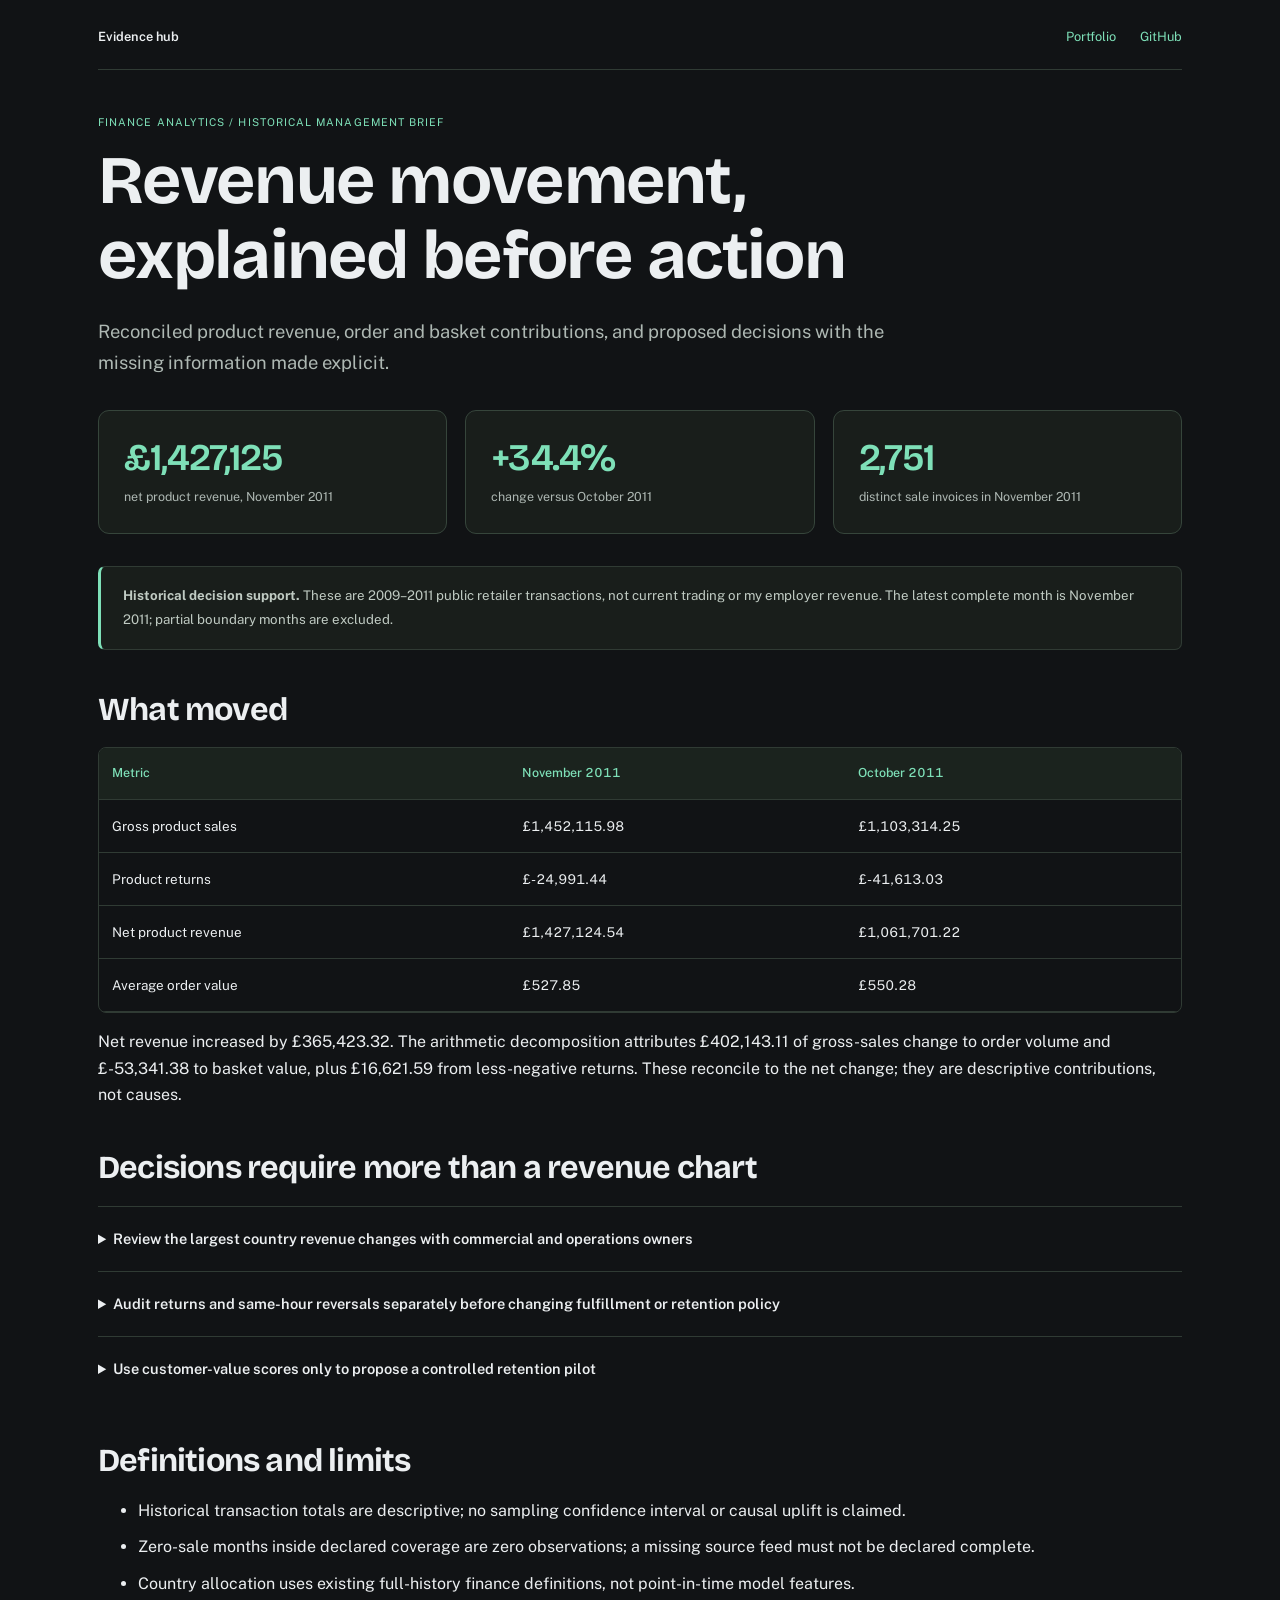
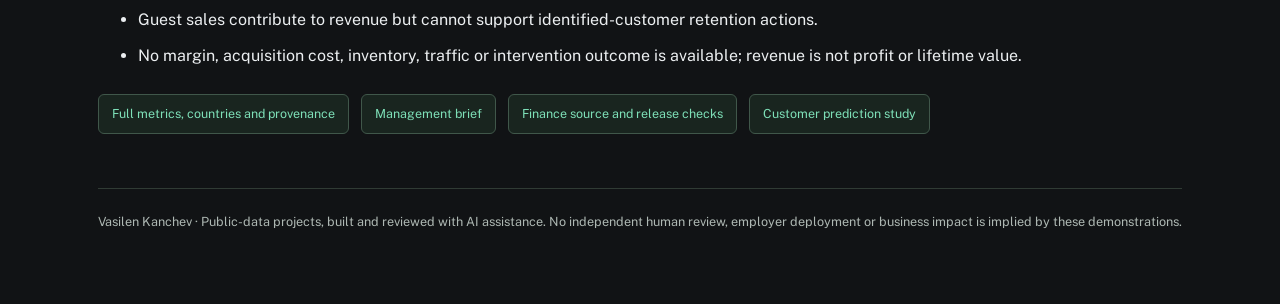
<file: labs/management/index.html>
<!doctype html><html lang="en"><head><meta charset="utf-8"><meta name="viewport" content="width=device-width,initial-scale=1"><meta name="theme-color" content="#111315"><title>Revenue movement, explained before action | Vasilen Kanchev</title><link rel="stylesheet" href="../lab.css"></head><body><main><nav aria-label="Main"><a href="../">Evidence hub</a><a href="../../">Portfolio</a><a href="https://github.com/VasilenData">GitHub</a></nav><p class="eyebrow">Finance analytics / historical management brief</p><h1>Revenue movement, explained before action</h1><p class="lede">Reconciled product revenue, order and basket contributions, and proposed decisions with the missing information made explicit.</p><div class="stats"><div class="card"><strong class="stat">£1,427,125</strong><p>net product revenue, November 2011</p></div><div class="card"><strong class="stat">+34.4%</strong><p>change versus October 2011</p></div><div class="card"><strong class="stat">2,751</strong><p>distinct sale invoices in November 2011</p></div></div><p class="scope"><strong>Historical decision support.</strong> These are 2009–2011 public retailer transactions, not current trading or my employer revenue. The latest complete month is November 2011; partial boundary months are excluded.</p><h2>What moved</h2><div class="scroll"><table><thead><tr><th scope="col">Metric</th><th scope="col">November 2011</th><th scope="col">October 2011</th></tr></thead><tbody><tr><td>Gross product sales</td><td>£1,452,115.98</td><td>£1,103,314.25</td></tr><tr><td>Product returns</td><td>£-24,991.44</td><td>£-41,613.03</td></tr><tr><td>Net product revenue</td><td>£1,427,124.54</td><td>£1,061,701.22</td></tr><tr><td>Average order value</td><td>£527.85</td><td>£550.28</td></tr></tbody></table></div><p>Net revenue increased by £365,423.32. The arithmetic decomposition attributes £402,143.11 of gross-sales change to order volume and £-53,341.38 to basket value, plus £16,621.59 from less-negative returns. These reconcile to the net change; they are descriptive contributions, not causes.</p><h2>Decisions require more than a revenue chart</h2><details><summary>Review the largest country revenue changes with commercial and operations owners</summary><p><strong>Evidence:</strong> Reconciled country contributions and order/basket decomposition</p><p><strong>Still needed:</strong> Traffic, conversion, campaign spend, stock availability and contribution margins</p><p>Investigate the driver before allocating budget; revenue alone does not establish profitable demand</p></details><details><summary>Audit returns and same-hour reversals separately before changing fulfillment or retention policy</summary><p><strong>Evidence:</strong> Negative return amounts, gross return rate and separately flagged quick reversals</p><p><strong>Still needed:</strong> Return reasons, product defects, dispatch dates, customer contacts and cost to serve</p><p>Confirm mechanisms and costs; aggregate associations do not identify an intervention effect</p></details><details><summary>Use customer-value scores only to propose a controlled retention pilot</summary><p><strong>Evidence:</strong> Separate historical 90-day repeat-purchase evaluation; past-spend baseline won revenue selection</p><p><strong>Still needed:</strong> Consent, offer costs, randomized holdout, margins and incremental net contribution</p><p>Do not treat predicted repeat purchase or high spend as incremental offer response</p></details><h2>Definitions and limits</h2><ul><li>Historical transaction totals are descriptive; no sampling confidence interval or causal uplift is claimed.</li><li>Zero-sale months inside declared coverage are zero observations; a missing source feed must not be declared complete.</li><li>Country allocation uses existing full-history finance definitions, not point-in-time model features.</li><li>Guest sales contribute to revenue but cannot support identified-customer retention actions.</li><li>No margin, acquisition cost, inventory, traffic or intervention outcome is available; revenue is not profit or lifetime value.</li></ul><div class="filelinks"><a href="report.json">Full metrics, countries and provenance</a><a href="management.md">Management brief</a><a href="https://github.com/VasilenData/ecommerce-finance-mart">Finance source and release checks</a><a href="../customer-value/">Customer prediction study</a></div><footer>Vasilen Kanchev · Public-data projects, built and reviewed with AI assistance. No independent human review, employer deployment or business impact is implied by these demonstrations.</footer></main></body></html>
</file>
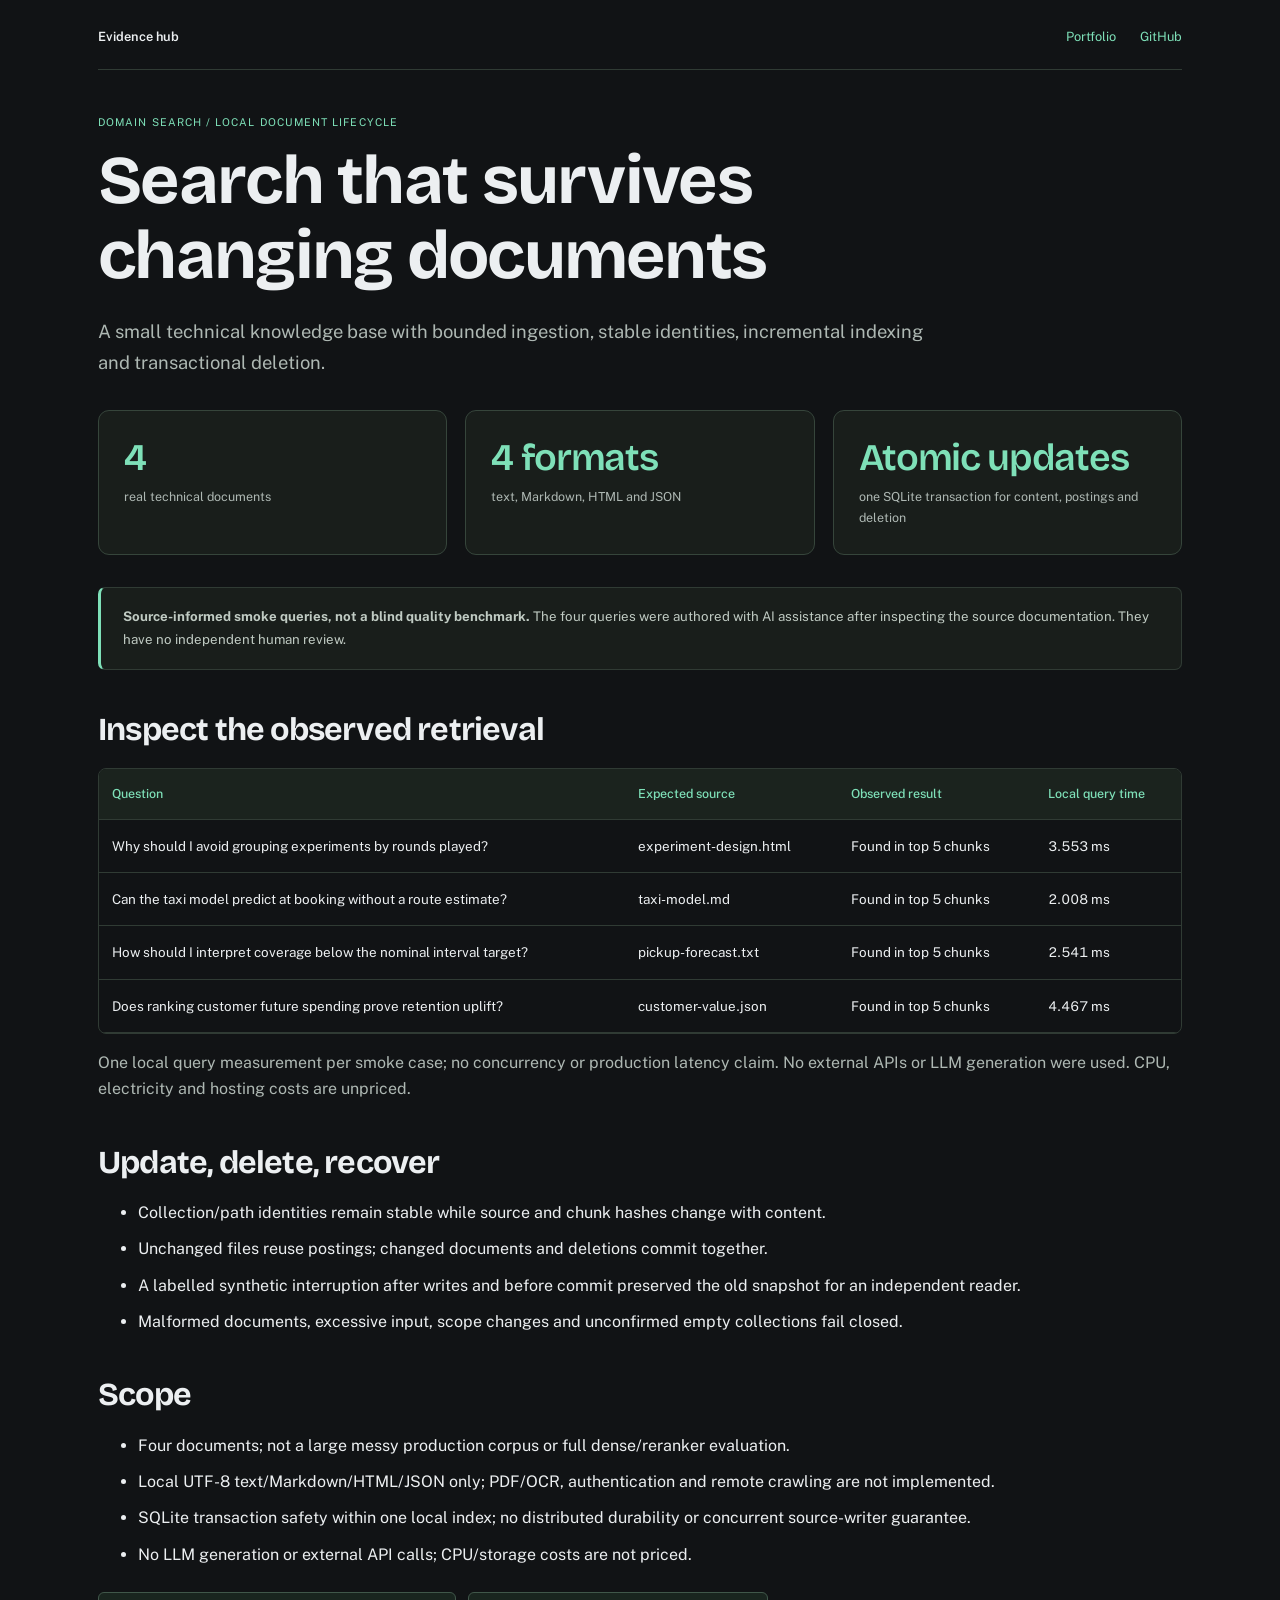
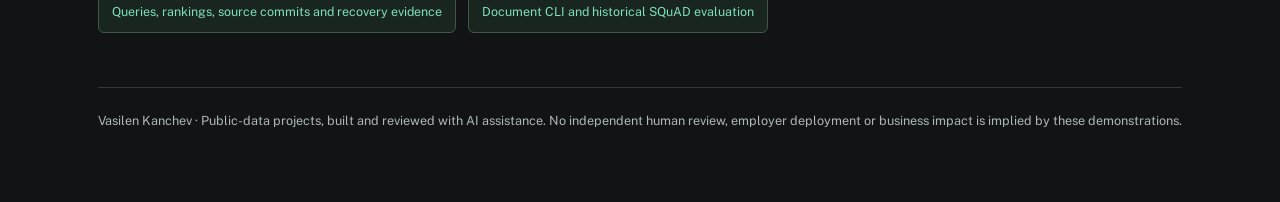
<file: labs/search/index.html>
<!doctype html><html lang="en"><head><meta charset="utf-8"><meta name="viewport" content="width=device-width,initial-scale=1"><meta name="theme-color" content="#111315"><title>Search that survives changing documents | Vasilen Kanchev</title><link rel="stylesheet" href="../lab.css"></head><body><main><nav aria-label="Main"><a href="../">Evidence hub</a><a href="../../">Portfolio</a><a href="https://github.com/VasilenData">GitHub</a></nav><p class="eyebrow">Domain search / local document lifecycle</p><h1>Search that survives changing documents</h1><p class="lede">A small technical knowledge base with bounded ingestion, stable identities, incremental indexing and transactional deletion.</p><div class="stats"><div class="card"><strong class="stat">4</strong><p>real technical documents</p></div><div class="card"><strong class="stat">4 formats</strong><p>text, Markdown, HTML and JSON</p></div><div class="card"><strong class="stat">Atomic updates</strong><p>one SQLite transaction for content, postings and deletion</p></div></div><p class="scope"><strong>Source-informed smoke queries, not a blind quality benchmark.</strong> The four queries were authored with AI assistance after inspecting the source documentation. They have no independent human review.</p><h2>Inspect the observed retrieval</h2><div class="scroll"><table><thead><tr><th scope="col">Question</th><th scope="col">Expected source</th><th scope="col">Observed result</th><th scope="col">Local query time</th></tr></thead><tbody><tr><td>Why should I avoid grouping experiments by rounds played?</td><td>experiment-design.html</td><td>Found in top 5 chunks</td><td>3.553 ms</td></tr><tr><td>Can the taxi model predict at booking without a route estimate?</td><td>taxi-model.md</td><td>Found in top 5 chunks</td><td>2.008 ms</td></tr><tr><td>How should I interpret coverage below the nominal interval target?</td><td>pickup-forecast.txt</td><td>Found in top 5 chunks</td><td>2.541 ms</td></tr><tr><td>Does ranking customer future spending prove retention uplift?</td><td>customer-value.json</td><td>Found in top 5 chunks</td><td>4.467 ms</td></tr></tbody></table></div><p class="muted">One local query measurement per smoke case; no concurrency or production latency claim. No external APIs or LLM generation were used. CPU, electricity and hosting costs are unpriced.</p><h2>Update, delete, recover</h2><ul><li>Collection/path identities remain stable while source and chunk hashes change with content.</li><li>Unchanged files reuse postings; changed documents and deletions commit together.</li><li>A labelled synthetic interruption after writes and before commit preserved the old snapshot for an independent reader.</li><li>Malformed documents, excessive input, scope changes and unconfirmed empty collections fail closed.</li></ul><h2>Scope</h2><ul><li>Four documents; not a large messy production corpus or full dense/reranker evaluation.</li><li>Local UTF-8 text/Markdown/HTML/JSON only; PDF/OCR, authentication and remote crawling are not implemented.</li><li>SQLite transaction safety within one local index; no distributed durability or concurrent source-writer guarantee.</li><li>No LLM generation or external API calls; CPU/storage costs are not priced.</li></ul><div class="filelinks"><a href="report.json">Queries, rankings, source commits and recovery evidence</a><a href="https://github.com/VasilenData/rag-retrieval-eval">Document CLI and historical SQuAD evaluation</a></div><footer>Vasilen Kanchev · Public-data projects, built and reviewed with AI assistance. No independent human review, employer deployment or business impact is implied by these demonstrations.</footer></main></body></html>
</file>
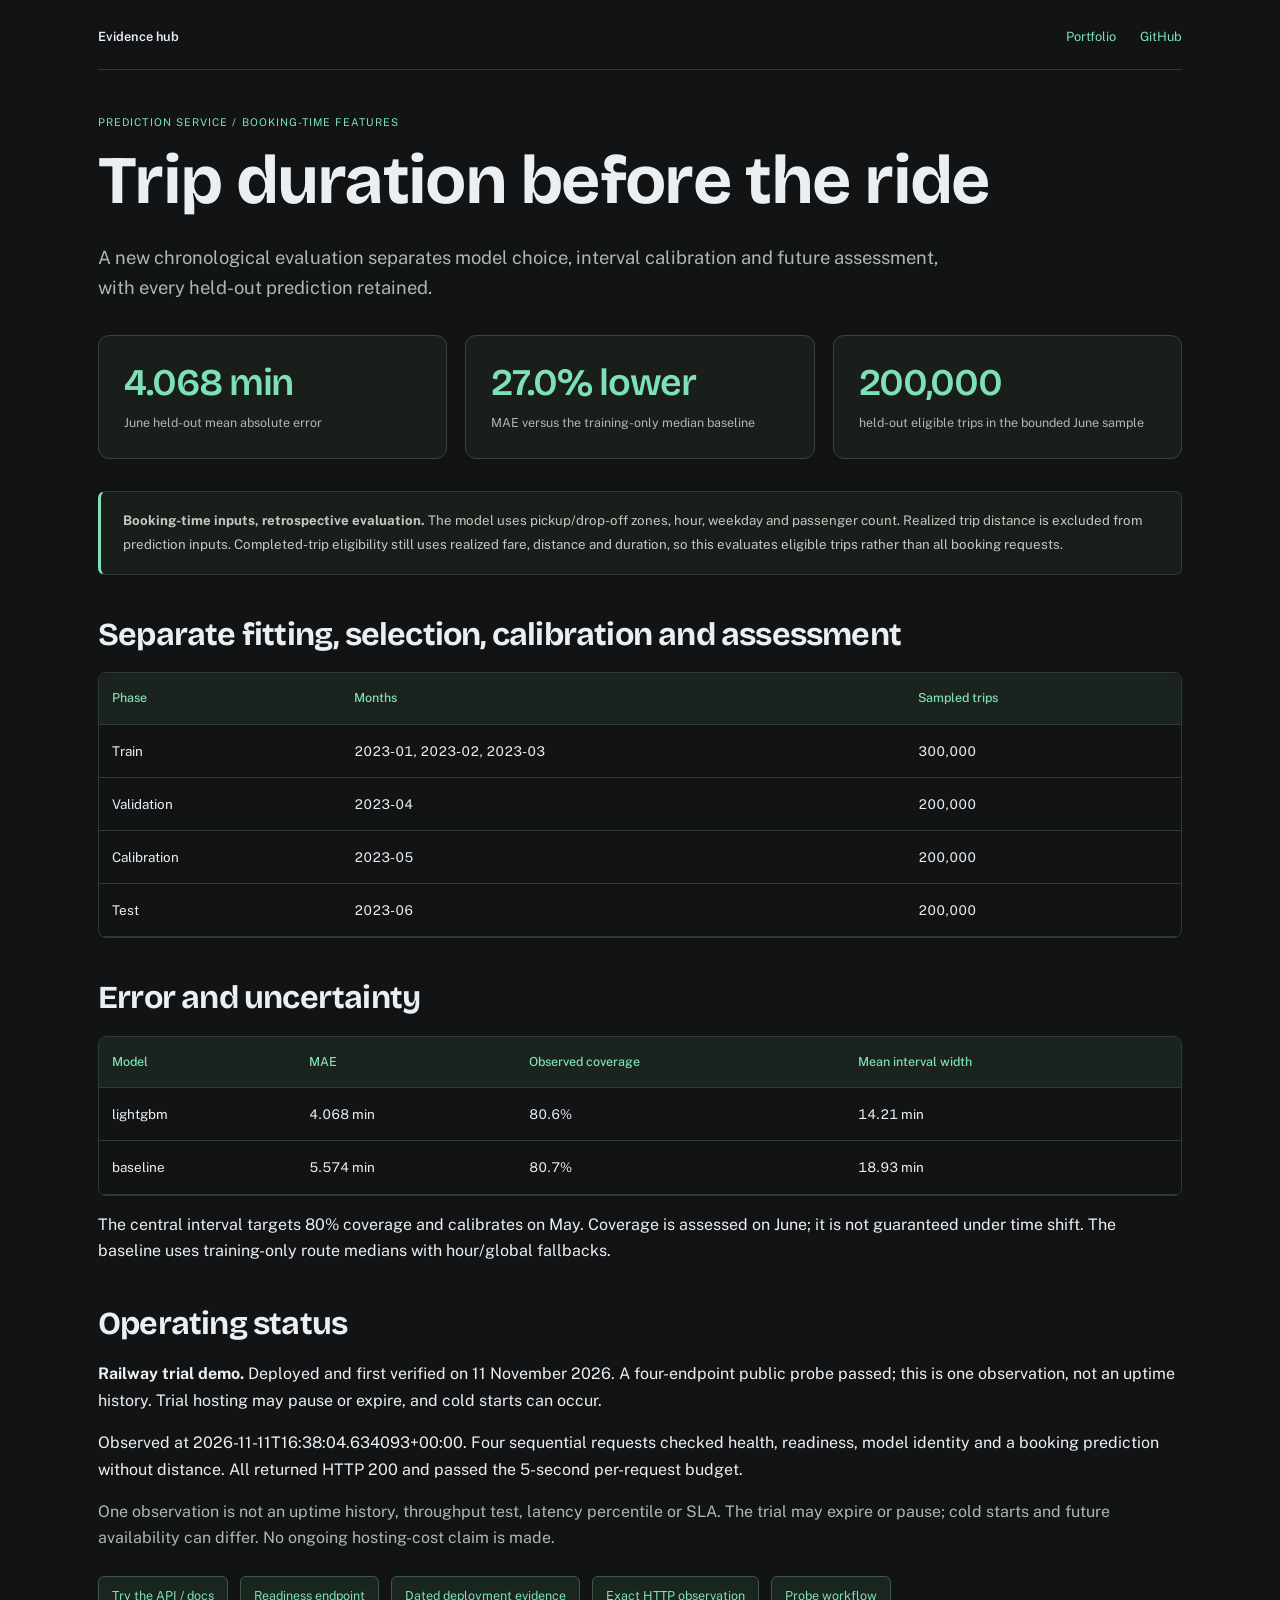
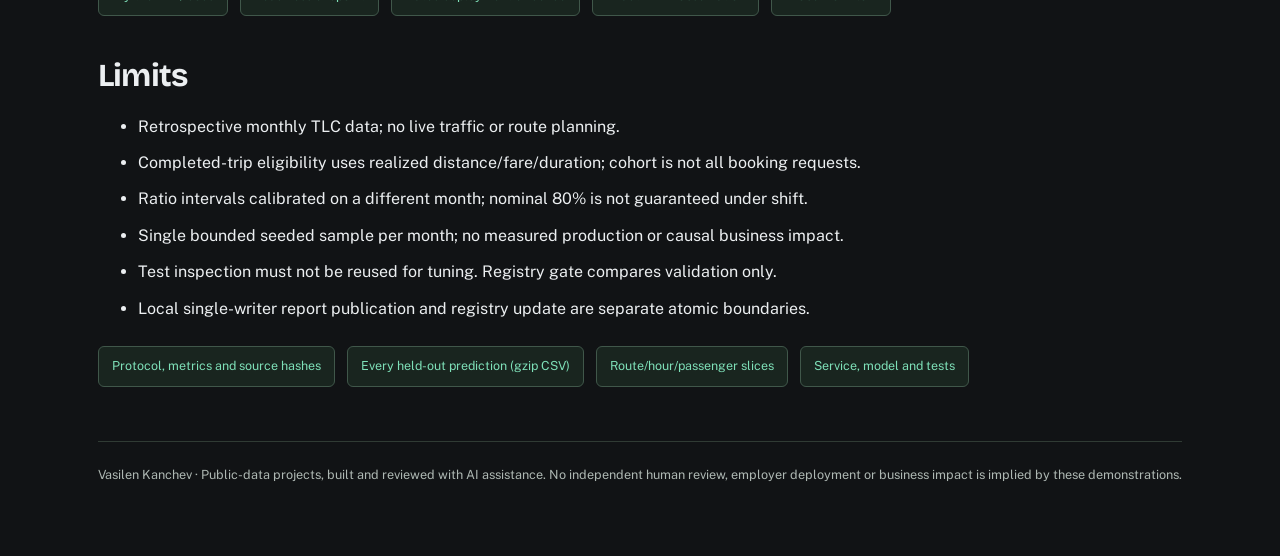
<file: labs/service/index.html>
<!doctype html><html lang="en"><head><meta charset="utf-8"><meta name="viewport" content="width=device-width,initial-scale=1"><meta name="theme-color" content="#111315"><title>Trip duration before the ride | Vasilen Kanchev</title><link rel="stylesheet" href="../lab.css"></head><body><main><nav aria-label="Main"><a href="../">Evidence hub</a><a href="../../">Portfolio</a><a href="https://github.com/VasilenData">GitHub</a></nav><p class="eyebrow">Prediction service / booking-time features</p><h1>Trip duration before the ride</h1><p class="lede">A new chronological evaluation separates model choice, interval calibration and future assessment, with every held-out prediction retained.</p><div class="stats"><div class="card"><strong class="stat">4.068 min</strong><p>June held-out mean absolute error</p></div><div class="card"><strong class="stat">27.0% lower</strong><p>MAE versus the training-only median baseline</p></div><div class="card"><strong class="stat">200,000</strong><p>held-out eligible trips in the bounded June sample</p></div></div><p class="scope"><strong>Booking-time inputs, retrospective evaluation.</strong> The model uses pickup/drop-off zones, hour, weekday and passenger count. Realized trip distance is excluded from prediction inputs. Completed-trip eligibility still uses realized fare, distance and duration, so this evaluates eligible trips rather than all booking requests.</p><h2>Separate fitting, selection, calibration and assessment</h2><div class="scroll"><table><thead><tr><th scope="col">Phase</th><th scope="col">Months</th><th scope="col">Sampled trips</th></tr></thead><tbody><tr><td>Train</td><td>2023-01, 2023-02, 2023-03</td><td>300,000</td></tr><tr><td>Validation</td><td>2023-04</td><td>200,000</td></tr><tr><td>Calibration</td><td>2023-05</td><td>200,000</td></tr><tr><td>Test</td><td>2023-06</td><td>200,000</td></tr></tbody></table></div><h2>Error and uncertainty</h2><div class="scroll"><table><thead><tr><th scope="col">Model</th><th scope="col">MAE</th><th scope="col">Observed coverage</th><th scope="col">Mean interval width</th></tr></thead><tbody><tr><td>lightgbm</td><td>4.068 min</td><td>80.6%</td><td>14.21 min</td></tr><tr><td>baseline</td><td>5.574 min</td><td>80.7%</td><td>18.93 min</td></tr></tbody></table></div><p>The central interval targets 80% coverage and calibrates on May. Coverage is assessed on June; it is not guaranteed under time shift. The baseline uses training-only route medians with hour/global fallbacks.</p><h2>Operating status</h2><p><strong>Railway trial demo.</strong> Deployed and first verified on 11 November 2026. A four-endpoint public probe passed; this is one observation, not an uptime history. Trial hosting may pause or expire, and cold starts can occur.</p><p>Observed at 2026-11-11T16:38:04.634093+00:00. Four sequential requests checked health, readiness, model identity and a booking prediction without distance. All returned HTTP 200 and passed the 5-second per-request budget.</p><p class="muted">One observation is not an uptime history, throughput test, latency percentile or SLA. The trial may expire or pause; cold starts and future availability can differ. No ongoing hosting-cost claim is made.</p><div class="filelinks"><a href="https://taxi-booking-api-demo.up.railway.app/docs">Try the API / docs</a><a href="https://taxi-booking-api-demo.up.railway.app/ready">Readiness endpoint</a><a href="deployment-evidence.json">Dated deployment evidence</a><a href="probe-2026-11-11.json">Exact HTTP observation</a><a href="https://github.com/VasilenData/taxi-eta-service/actions/runs/43060223830">Probe workflow</a></div><h2>Limits</h2><ul><li>Retrospective monthly TLC data; no live traffic or route planning.</li><li>Completed-trip eligibility uses realized distance/fare/duration; cohort is not all booking requests.</li><li>Ratio intervals calibrated on a different month; nominal 80% is not guaranteed under shift.</li><li>Single bounded seeded sample per month; no measured production or causal business impact.</li><li>Test inspection must not be reused for tuning. Registry gate compares validation only.</li><li>Local single-writer report publication and registry update are separate atomic boundaries.</li></ul><div class="filelinks"><a href="report.json">Protocol, metrics and source hashes</a><a href="https://github.com/VasilenData/taxi-eta-service/blob/main/reports/booking-2023-h1/predictions_test.csv.gz">Every held-out prediction (gzip CSV)</a><a href="https://github.com/VasilenData/taxi-eta-service/blob/main/reports/booking-2023-h1/slices.csv">Route/hour/passenger slices</a><a href="https://github.com/VasilenData/taxi-eta-service">Service, model and tests</a></div><footer>Vasilen Kanchev · Public-data projects, built and reviewed with AI assistance. No independent human review, employer deployment or business impact is implied by these demonstrations.</footer></main></body></html>
</file>
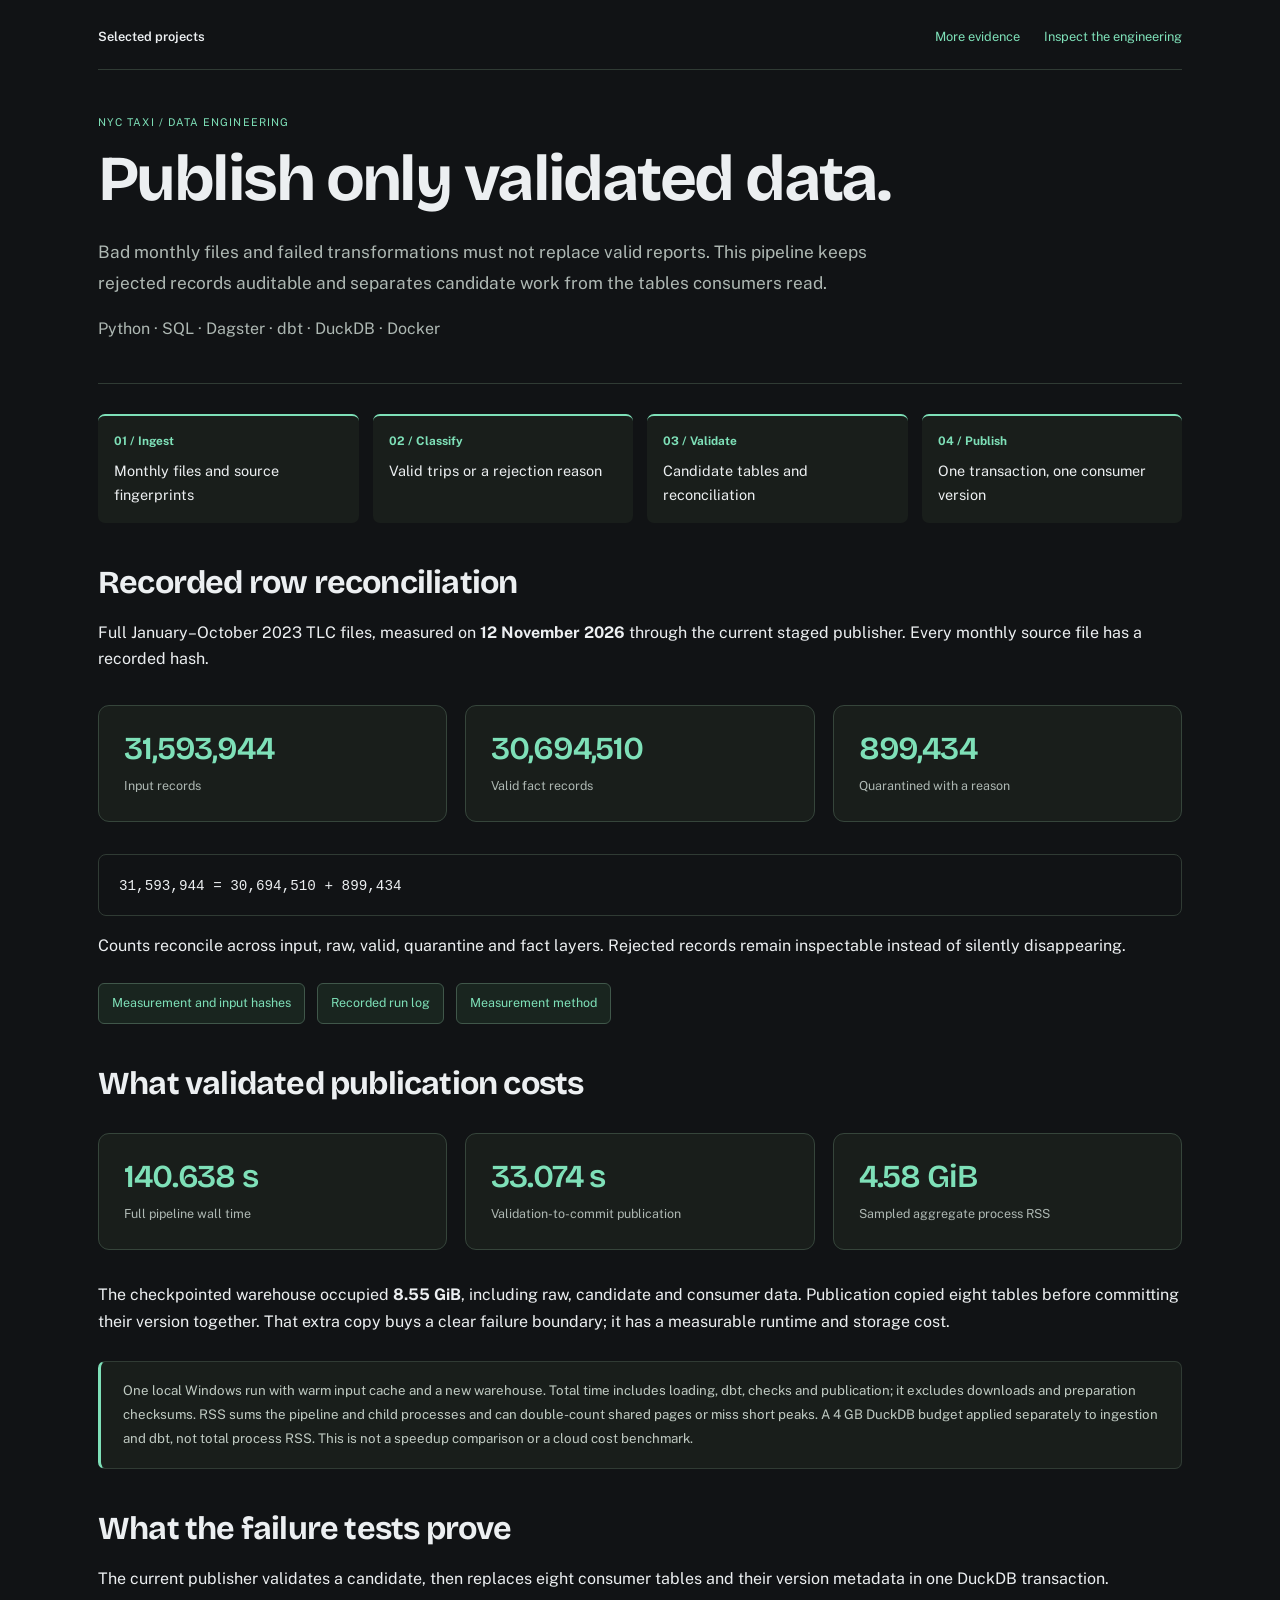
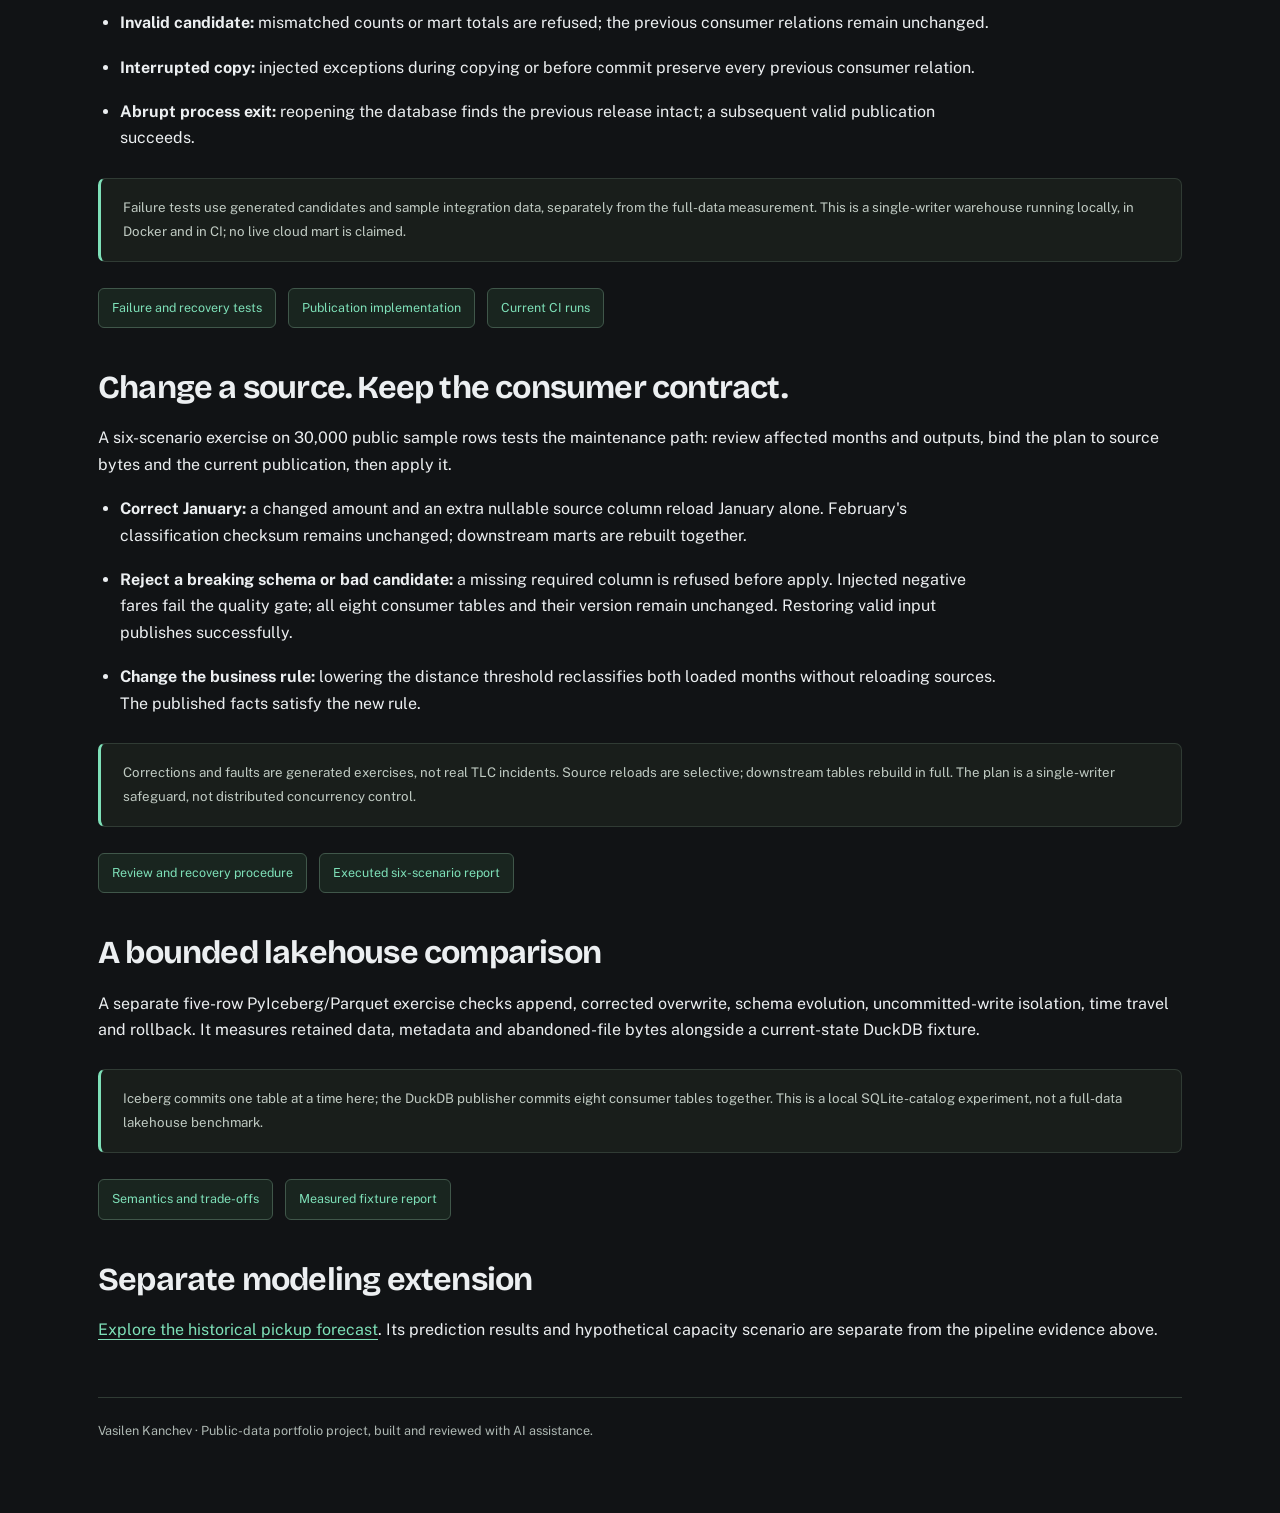
<file: projects/nyc-taxi/index.html>
<!doctype html>
<html lang="en">
<head>
<meta charset="utf-8">
<meta name="viewport" content="width=device-width,initial-scale=1">
<meta name="theme-color" content="#111315">
<meta name="description" content="Inspect a measured 31.6-million-row NYC Taxi pipeline, atomic publication, reviewed source corrections and tested recovery.">
<link rel="canonical" href="https://vasilendata.github.io/projects/nyc-taxi/">
<title>NYC Taxi: validated pipeline results | Vasilen Kanchev</title>
<link rel="stylesheet" href="../../labs/lab.css">
<style>
.skip{position:absolute;left:16px;top:-80px;background:var(--surface);padding:10px 16px;z-index:2}.skip:focus{top:12px}
.flow{display:grid;grid-template-columns:repeat(4,minmax(0,1fr));gap:14px;padding:0;list-style:none;margin:30px 0}.flow li{margin:0;padding:16px;border-top:2px solid var(--mint);background:var(--surface);font-size:.9rem}.flow strong{display:block;color:var(--mint)}
.equation{padding:16px 20px;border:1px solid var(--line);border-radius:8px;font-size:clamp(.85rem,2vw,1.05rem)}
.proof-list{padding-left:22px;max-width:900px}.proof-list li{margin:18px 0}.stats .stat{font-size:clamp(1.5rem,3vw,2rem)}
@media(max-width:800px){.flow{grid-template-columns:repeat(2,minmax(0,1fr))}}@media(max-width:420px){.flow{grid-template-columns:1fr}}
</style>
</head>
<body>
<a class="skip" href="#main">Skip to content</a>
<main id="main">
<nav aria-label="Main"><a href="../../#work">Selected projects</a><a href="../../labs/">More evidence</a><a href="https://github.com/VasilenData/nyc-taxi-data-platform#evidence-to-inspect">Inspect the engineering</a></nav>
<header>
<p class="eyebrow">NYC Taxi / Data engineering</p>
<h1>Publish only validated data.</h1>
<p class="lede">Bad monthly files and failed transformations must not replace valid reports. This pipeline keeps rejected records auditable and separates candidate work from the tables consumers read.</p>
<p class="muted">Python · SQL · Dagster · dbt · DuckDB · Docker</p>
</header>
<ol class="flow" aria-label="Pipeline stages">
<li><strong>01 / Ingest</strong>Monthly files and source fingerprints</li>
<li><strong>02 / Classify</strong>Valid trips or a rejection reason</li>
<li><strong>03 / Validate</strong>Candidate tables and reconciliation</li>
<li><strong>04 / Publish</strong>One transaction, one consumer version</li>
</ol>
<section aria-labelledby="reconciliation">
<h2 id="reconciliation">Recorded row reconciliation</h2>
<p>Full January–October 2023 TLC files, measured on <strong>12 November 2026</strong> through the current staged publisher. Every monthly source file has a recorded hash.</p>
<div class="stats">
<div class="card"><span class="stat">31,593,944</span><p>Input records</p></div>
<div class="card"><span class="stat">30,694,510</span><p>Valid fact records</p></div>
<div class="card"><span class="stat">899,434</span><p>Quarantined with a reason</p></div>
</div>
<p class="equation"><code>31,593,944 = 30,694,510 + 899,434</code></p>
<p>Counts reconcile across input, raw, valid, quarantine and fact layers. Rejected records remain inspectable instead of silently disappearing.</p>
<div class="filelinks"><a href="https://github.com/VasilenData/nyc-taxi-data-platform/blob/main/measurements/full-2026-11-12-final.json">Measurement and input hashes</a><a href="https://github.com/VasilenData/nyc-taxi-data-platform/blob/main/measurements/full-2026-11-12-final.log">Recorded run log</a><a href="https://github.com/VasilenData/nyc-taxi-data-platform/blob/main/docs/BENCHMARKS.md">Measurement method</a></div>
</section>
<section aria-labelledby="resources">
<h2 id="resources">What validated publication costs</h2>
<div class="stats">
<div class="card"><span class="stat">140.638 s</span><p>Full pipeline wall time</p></div>
<div class="card"><span class="stat">33.074 s</span><p>Validation-to-commit publication</p></div>
<div class="card"><span class="stat">4.58 GiB</span><p>Sampled aggregate process RSS</p></div>
</div>
<p>The checkpointed warehouse occupied <strong>8.55 GiB</strong>, including raw, candidate and consumer data. Publication copied eight tables before committing their version together. That extra copy buys a clear failure boundary; it has a measurable runtime and storage cost.</p>
<p class="scope">One local Windows run with warm input cache and a new warehouse. Total time includes loading, dbt, checks and publication; it excludes downloads and preparation checksums. RSS sums the pipeline and child processes and can double-count shared pages or miss short peaks. A 4 GB DuckDB budget applied separately to ingestion and dbt, not total process RSS. This is not a speedup comparison or a cloud cost benchmark.</p>
</section>
<section aria-labelledby="recovery">
<h2 id="recovery">What the failure tests prove</h2>
<p>The current publisher validates a candidate, then replaces eight consumer tables and their version metadata in one DuckDB transaction.</p>
<ul class="proof-list">
<li><strong>Invalid candidate:</strong> mismatched counts or mart totals are refused; the previous consumer relations remain unchanged.</li>
<li><strong>Interrupted copy:</strong> injected exceptions during copying or before commit preserve every previous consumer relation.</li>
<li><strong>Abrupt process exit:</strong> reopening the database finds the previous release intact; a subsequent valid publication succeeds.</li>
</ul>
<p class="scope">Failure tests use generated candidates and sample integration data, separately from the full-data measurement. This is a single-writer warehouse running locally, in Docker and in CI; no live cloud mart is claimed.</p>
<div class="filelinks"><a href="https://github.com/VasilenData/nyc-taxi-data-platform/blob/main/tests/test_publication.py">Failure and recovery tests</a><a href="https://github.com/VasilenData/nyc-taxi-data-platform/blob/main/taxi_platform/publication.py">Publication implementation</a><a href="https://github.com/VasilenData/nyc-taxi-data-platform/actions/workflows/ci.yml">Current CI runs</a></div>
</section>
<section aria-labelledby="changes">
<h2 id="changes">Change a source. Keep the consumer contract.</h2>
<p>A six-scenario exercise on 30,000 public sample rows tests the maintenance path: review affected months and outputs, bind the plan to source bytes and the current publication, then apply it.</p>
<ul class="proof-list">
<li><strong>Correct January:</strong> a changed amount and an extra nullable source column reload January alone. February's classification checksum remains unchanged; downstream marts are rebuilt together.</li>
<li><strong>Reject a breaking schema or bad candidate:</strong> a missing required column is refused before apply. Injected negative fares fail the quality gate; all eight consumer tables and their version remain unchanged. Restoring valid input publishes successfully.</li>
<li><strong>Change the business rule:</strong> lowering the distance threshold reclassifies both loaded months without reloading sources. The published facts satisfy the new rule.</li>
</ul>
<p class="scope">Corrections and faults are generated exercises, not real TLC incidents. Source reloads are selective; downstream tables rebuild in full. The plan is a single-writer safeguard, not distributed concurrency control.</p>
<div class="filelinks"><a href="https://github.com/VasilenData/nyc-taxi-data-platform/blob/main/docs/CHANGE_MANAGEMENT.md">Review and recovery procedure</a><a href="https://github.com/VasilenData/nyc-taxi-data-platform/blob/main/measurements/change-exercise-2026-11-12-final/report.json">Executed six-scenario report</a></div>
</section>
<section aria-labelledby="lakehouse">
<h2 id="lakehouse">A bounded lakehouse comparison</h2>
<p>A separate five-row PyIceberg/Parquet exercise checks append, corrected overwrite, schema evolution, uncommitted-write isolation, time travel and rollback. It measures retained data, metadata and abandoned-file bytes alongside a current-state DuckDB fixture.</p>
<p class="scope">Iceberg commits one table at a time here; the DuckDB publisher commits eight consumer tables together. This is a local SQLite-catalog experiment, not a full-data lakehouse benchmark.</p>
<div class="filelinks"><a href="https://github.com/VasilenData/nyc-taxi-data-platform/blob/main/docs/ICEBERG.md">Semantics and trade-offs</a><a href="https://github.com/VasilenData/nyc-taxi-data-platform/blob/main/measurements/iceberg-2026-11-12.json">Measured fixture report</a></div>
</section>
<section aria-labelledby="further">
<h2 id="further">Separate modeling extension</h2>
<p><a href="../../labs/forecast/">Explore the historical pickup forecast</a>. Its prediction results and hypothetical capacity scenario are separate from the pipeline evidence above.</p>
</section>
<footer>Vasilen Kanchev · Public-data portfolio project, built and reviewed with AI assistance.</footer>
</main>
</body>
</html>
</file>
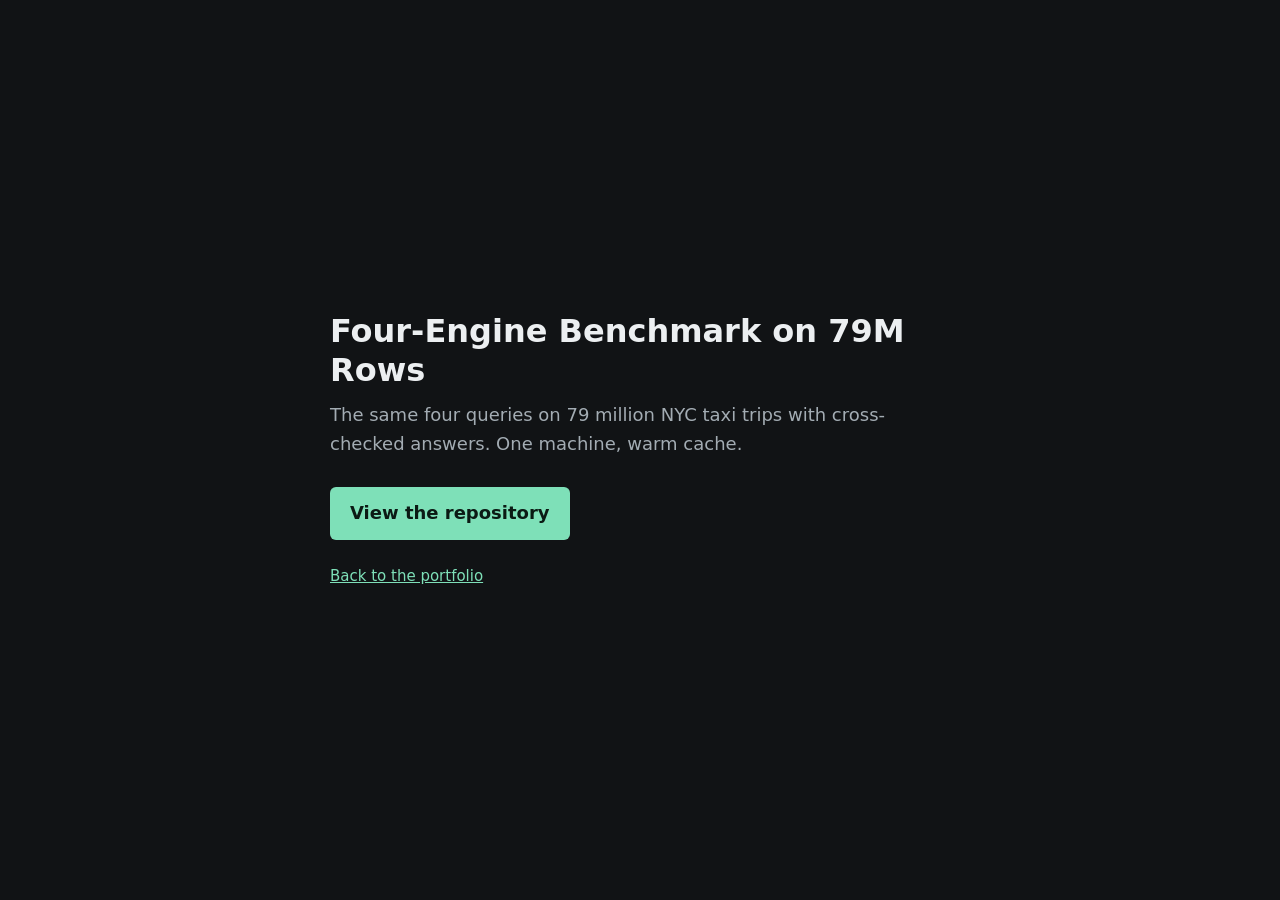
<file: p/benchmark.html>
<!doctype html><html lang="en"><head><meta charset="utf-8"><title>Four-Engine Benchmark on 79M Rows</title>
<meta name="viewport" content="width=device-width,initial-scale=1">
<meta name="description" content="The same four queries on 79 million NYC taxi trips with cross-checked answers. One machine, warm cache.">
<meta property="og:type" content="article"><meta property="og:title" content="Four-Engine Benchmark on 79M Rows">
<meta property="og:description" content="The same four queries on 79 million NYC taxi trips with cross-checked answers. One machine, warm cache.">
<meta property="og:image" content="https://vasilendata.github.io/p/benchmark.png?v=3">
<meta property="og:image:width" content="1735"><meta property="og:image:height" content="906">
<meta property="og:url" content="https://vasilendata.github.io/p/benchmark.html">
<meta name="twitter:card" content="summary_large_image">
<style>body{margin:0;background:#111315;color:#ECEFF1;font:18px/1.6 system-ui,sans-serif;display:grid;place-items:center;min-height:100vh}main{max-width:620px;padding:32px}h1{font-size:32px;line-height:1.2;margin:0 0 12px}p{color:#A3ACB3;margin:0 0 28px}a{display:inline-block;background:#7EE0B8;color:#0B1A14;font-weight:700;padding:12px 20px;border-radius:6px;text-decoration:none}a:focus-visible{outline:3px solid #ECEFF1;outline-offset:3px}small{display:block;margin-top:24px}small a{background:none;color:#7EE0B8;padding:0;font-weight:400;text-decoration:underline}</style></head>
<body><main><h1>Four-Engine Benchmark on 79M Rows</h1><p>The same four queries on 79 million NYC taxi trips with cross-checked answers. One machine, warm cache.</p><a href="https://github.com/VasilenData/taxi-engines-benchmark">View the repository</a><small><a href="https://vasilendata.github.io/">Back to the portfolio</a></small></main></body></html>
</file>
<file: visual.css>
/* Shared visual language: charcoal, mint, clear evidence and restrained motion. */
:root{color-scheme:dark;--paper:#111315;--surface:#191d20;--ink:#edf1ef;--muted:#aeb8b3;--rule:#303835;--signal:#7ee0b8;--signal-ink:#7ee0b8}
.wrap{max-width:1240px;padding-inline:clamp(20px,4vw,56px)}
.nav{background:#111315f5;backdrop-filter:blur(12px)}.navin{min-height:80px;gap:16px}.brand{display:flex;align-items:center;gap:12px;font-size:1.05rem}.monogram{display:grid;place-items:center;width:34px;height:34px;background:var(--signal);color:#11231b;border-radius:8px;font-size:13px;letter-spacing:-1px}.navlinks{margin-left:auto;gap:26px}.navlinks a{font-size:.84rem}.kbtn{margin:0 0 0 12px;padding:8px;font-size:0;background:transparent;border-color:var(--rule)}.kbtn kbd{font-size:.65rem;border:0}
.hero{grid-template-columns:1.12fr 1fr;gap:clamp(32px,5vw,76px);padding-block:64px 60px;align-items:center}.hero h1{font-size:clamp(2.8rem,4.9vw,4.3rem);line-height:1.04;letter-spacing:-.045em}.loc{display:flex;align-items:center;flex-wrap:wrap;gap:10px;font-size:.82rem;margin-bottom:22px}.loc-separator{color:#4e5b54;padding-inline:2px}.status-dot{width:7px;height:7px;display:inline-block;border-radius:50%;background:var(--signal)}.intro{font-size:1.07rem;color:#c8d0cb;line-height:1.7;margin:23px 0 16px;max-width:30rem}.hero-stack{font:.77rem var(--mono);color:var(--muted);display:flex;flex-wrap:wrap;gap:12px;margin-bottom:28px}.hero-stack span{color:#4b5d54}.btn{border:1px solid #435049;border-radius:7px;padding:13px 18px;font-size:.85rem;min-height:48px}.btn.primary{background:var(--signal);border-color:var(--signal);color:#10231a}.btn.primary:hover{background:#acf0d3}.button-format{font-size:.65rem;color:var(--muted);padding-left:5px}.facts{font:.75rem/1.6 var(--body);margin:18px 0 0;color:var(--muted)}.hero .alt{font-size:.8rem;margin-top:13px}.hero .alt a{text-decoration:none}.hero .alt span{margin-left:5px}
.system-preview{margin:0;background:#191d20;border:1px solid #344239;border-radius:14px;overflow:hidden;box-shadow:0 18px 50px #0002}.preview-top{display:flex;align-items:center;gap:10px;padding:15px 20px;border-bottom:1px solid var(--rule);font:.56rem var(--mono);letter-spacing:.035em;color:var(--muted)}.preview-mark{font-size:1.1rem;color:var(--signal)}.preview-live{margin-left:auto;color:var(--signal);white-space:nowrap}.preview-body{padding:24px 28px 22px}.preview-eyebrow{font:.6rem var(--mono);color:#abbcb1;margin:0 0 13px;letter-spacing:.07em}.preview-body h2{font-size:2rem;line-height:1.15;letter-spacing:-.025em}.preview-body h2 span{color:var(--signal)}.system-path{list-style:none;margin:25px 0 22px;padding:0}.system-path li{display:flex;align-items:center;gap:14px;position:relative;padding:13px 0}.system-path li+li{border-top:1px solid #2c3530}.step-num{font:.65rem var(--mono);color:#9eb6a8;border:1px solid #405247;width:30px;height:30px;display:grid;place-items:center;border-radius:7px}.system-path strong{display:block;font-weight:550;font-size:.88rem}.system-path small{display:block;font-size:.73rem;color:var(--muted);margin-top:2px}.path-check{color:var(--signal);margin-left:auto;font-size:.8rem}.preview-link{display:flex;justify-content:space-between;font-size:.79rem;font-weight:600;text-decoration:none;padding-top:14px;border-top:1px solid var(--rule)}.system-preview figcaption{padding:12px 20px;background:#141817;font-size:.66rem;text-align:center;color:var(--muted)}
.professional-strip{display:flex;align-items:center;gap:42px;padding-block:24px;border-top:1px solid var(--rule);font-size:.72rem}.professional-strip div{display:flex;flex-direction:column;gap:3px}.professional-strip strong{font-family:var(--display);font-size:1.5rem;color:#edf1ef}.professional-strip span{color:var(--muted)}.professional-strip a{margin-left:auto;font-size:.78rem;text-decoration:none}.professional-strip a span{color:var(--signal)}
section{padding-block:80px}.section-label{font:.66rem var(--mono);letter-spacing:.12em;color:var(--signal);margin:0 0 16px}.head{grid-template-columns:1.1fr 1fr;gap:60px;margin-bottom:38px}.head h2{font-size:clamp(2rem,3.7vw,3rem);letter-spacing:-.035em}.lede{font-size:.98rem;line-height:1.7}.proj{grid-template-columns:.95fr 1.2fr;gap:0;padding:0;margin:0 0 24px;border:1px solid var(--rule);border-radius:12px;background:#15191b;overflow:hidden}.proj:last-of-type{border:1px solid var(--rule)}.project-art{display:flex;align-items:center;background:#181d1a;border-right:1px solid var(--rule);text-decoration:none;pointer-events:none}.project-art img{display:block;width:100%;height:auto}.project-content{padding:30px 34px;min-width:0}.proj h3{font-size:1.65rem;line-height:1.12}.proj .proof{font-size:.62rem;letter-spacing:.05em;margin-bottom:10px;text-transform:uppercase}.proj .kind{font-size:.69rem;margin:10px 0 18px;color:var(--muted);line-height:1.6}.proj p{font-size:.86rem;line-height:1.75;margin:0 0 15px;color:#cad2cd}.stack{font-size:.65rem;line-height:1.9;display:block;color:#a3b2aa}.proj .gos{display:flex;flex-direction:row;flex-wrap:wrap;gap:10px 18px;margin-top:22px;align-items:center}.proj .go{font-size:.73rem;text-align:left;align-self:center;text-decoration:none}.proj .go:first-child{padding:9px 12px;border:1px solid #456454;background:#1c3026;border-radius:6px}.proj .go:last-child{font-size:.69rem;color:var(--muted)}
.job{grid-template-columns:.95fr 1.2fr;gap:50px;padding-block:30px}.job .org{font-size:.84rem;line-height:1.7}.job .when{font-size:.69rem;margin-block:9px 12px}.job p{font-size:.94rem;line-height:1.8}.job p+p{margin-top:14px}.about p{font-size:1.05rem;line-height:1.8}.tools{border-top-color:var(--rule);gap:24px}.tools h3{font-size:.85rem;min-height:38px}.tools ul{font-size:.8rem;color:#bdc9c1}.tools div{padding-top:24px}.edu b{font-size:1rem}.edu .d,.edu .y{font-size:.84rem}.contact{border-top:1px solid var(--rule);background:#191f1c}.contact h2{font-size:clamp(2.3rem,4vw,3.7rem)}.contact p{font-size:.94rem;line-height:1.8}.contact ul{gap:14px 22px;font-size:.83rem}
@media(max-width:1000px){.navlinks{gap:18px}.navlinks a{font-size:.78rem}.hero{gap:30px}.preview-body{padding:22px}.preview-body h2{font-size:1.7rem}.preview-top{font-size:.48rem;padding-inline:16px}.professional-strip{gap:24px}.project-content{padding:26px}.head{gap:35px}}
@media(max-width:800px){.navin{min-height:65px;gap:10px}.navlinks{order:3;width:100%;margin:0;justify-content:space-between;gap:18px;overflow-x:auto}.kbtn{margin-left:auto;min-height:34px}.hero{grid-template-columns:1fr;padding-block:38px;gap:32px}.hero h1{font-size:clamp(2.8rem,8vw,4rem);max-width:650px}.hero .intro{max-width:38rem}.system-preview{max-width:650px;width:100%}.preview-top{font-size:.58rem}.preview-body{padding:26px}.preview-body h2{font-size:2rem}.professional-strip{display:grid;grid-template-columns:repeat(3,1fr);gap:20px}.professional-strip a{grid-column:1/-1;margin-left:0;font-size:.8rem}.professional-strip span{font-size:.68rem}.professional-strip strong{font-size:1.3rem}.head,.proj,.job{grid-template-columns:1fr;gap:22px}.proj{gap:0}.head{margin-bottom:28px}.project-art{border-right:0;border-bottom:1px solid var(--rule);max-height:250px;overflow:hidden}.project-art img{width:100%;max-width:620px;margin:auto}.project-content{padding:26px}.job{gap:15px}.head h2{font-size:2.3rem}section{padding-block:54px}.tools{grid-template-columns:1fr 1fr}.tools h3{min-height:0}.contact .wrap{grid-template-columns:1fr}}
@media(max-width:420px){.hero h1{font-size:2.65rem}.navlinks{gap:14px}.navlinks a{font-size:.74rem}.preview-top{font-size:.46rem;gap:6px}.preview-body{padding:22px}.preview-body h2{font-size:1.85rem}.professional-strip{gap:12px}.cta{gap:9px}.btn{padding:12px 14px;font-size:.78rem}.tools{grid-template-columns:1fr}.project-art{max-height:210px}.proj .gos{column-gap:12px}.proj .go{font-size:.69rem}.foot{gap:20px;font-size:.75rem}}
@media(max-width:900px){.kbtn{font-size:.75rem;min-height:40px;min-width:54px;padding:8px 10px}.kbtn kbd{display:none}}
@media(prefers-reduced-motion:reduce){html{scroll-behavior:auto}.btn{transition:none}.btn:hover{transform:none}}
</file>
<file: labs/lab.css>
@font-face{font-family:Public;src:url('../fonts/public-sans.woff2') format('woff2');font-display:swap}
@font-face{font-family:Bricolage;src:url('../fonts/bricolage-grotesque.woff2') format('woff2');font-display:swap}
:root{color-scheme:dark;--paper:#111315;--surface:#181b1e;--ink:#eceff1;--muted:#a3acb3;--line:#30363c;--mint:#7ee0b8;--blue:#a9c8ff}
*{box-sizing:border-box}body{margin:0;background:var(--paper);color:var(--ink);font:16px/1.65 Public,system-ui,sans-serif}
main{max-width:1140px;margin:auto;padding:32px clamp(20px,4vw,48px) 70px}a{color:var(--mint);text-underline-offset:.22em}a:hover{color:#fff}
:focus-visible{outline:3px solid var(--mint);outline-offset:4px}nav{display:flex;gap:24px;flex-wrap:wrap;margin-bottom:54px;font-size:.88rem}
h1,h2,h3{font-family:Bricolage,system-ui,sans-serif;line-height:1.1;letter-spacing:-.025em}h1{font-size:clamp(2.3rem,5.6vw,4.25rem);max-width:900px;margin:12px 0 24px}h2{font-size:clamp(1.5rem,3vw,2rem);margin:42px 0 20px}h3{font-size:1.45rem;margin:14px 0}
.eyebrow{color:var(--mint);font-size:.77rem;text-transform:uppercase;letter-spacing:.12em}.lede{font-size:1.15rem;color:var(--muted);max-width:850px}.scope{border-left:3px solid var(--mint);padding:12px 20px;margin:26px 0;background:var(--surface)}
.grid{display:grid;grid-template-columns:repeat(2,minmax(0,1fr));gap:18px;margin:30px 0}.card{background:var(--surface);border:1px solid var(--line);border-radius:10px;padding:25px;min-width:0}.card h2{font-size:1.55rem;margin:14px 0}.card p{color:var(--muted)}.card .evidence{color:var(--ink);font-weight:600}.card .links{display:flex;gap:18px;flex-wrap:wrap;margin-top:22px;font-size:.9rem}
.tag{font-size:.74rem;color:var(--blue);letter-spacing:.035em}.stat{display:block;font:600 2rem/1.15 Bricolage,system-ui;margin-bottom:8px;color:var(--mint)}.stats{display:grid;grid-template-columns:repeat(3,minmax(0,1fr));gap:16px;margin:32px 0}.stats .card{padding:20px}.stats p{font-size:.88rem;margin:0}
table{border-collapse:collapse;width:100%;font-variant-numeric:tabular-nums;font-size:.9rem}th,td{text-align:left;padding:15px 13px;border-bottom:1px solid var(--line)}th{color:var(--mint);font-weight:500}.scroll{overflow-x:auto}details{border-top:1px solid var(--line);padding:18px 0}summary{cursor:pointer;font-weight:600}li{margin:10px 0}.muted,footer{color:var(--muted)}code{font-size:.85em;overflow-wrap:anywhere}.filelinks{display:flex;gap:20px;flex-wrap:wrap;margin:24px 0}footer{border-top:1px solid var(--line);margin-top:54px;padding-top:22px;font-size:.85rem}
@media(max-width:720px){.grid,.stats{grid-template-columns:1fr}nav{margin-bottom:35px}.card{padding:22px}h1{font-size:2.55rem}main{padding-top:25px}.scroll{margin-inline:-10px}}
@media(prefers-reduced-motion:reduce){*{scroll-behavior:auto!important}}

/* Shared charcoal / mint presentation, used by project evidence and the lab index. */
:root{--surface:#191e1b;--muted:#aeb8b3;--line:#303b34}
main{max-width:1180px;padding-top:26px}nav{align-items:center;border-bottom:1px solid var(--line);padding-bottom:22px;margin-bottom:44px;font-size:.8rem}nav a{text-decoration:none}nav a:first-child{color:var(--ink);font-weight:600;margin-right:auto}
header{padding-bottom:24px;border-bottom:1px solid var(--line);margin-bottom:30px}header h1{font-size:clamp(2.5rem,5.1vw,4rem);letter-spacing:-.04em;line-height:1.08;max-width:860px}header .lede{font-size:1.08rem;line-height:1.8;max-width:780px}.eyebrow{font-size:.67rem;letter-spacing:.1em}
.grid{gap:22px}.card{padding:26px;border-radius:11px;border-color:#36453b}.card h2{font-size:1.5rem;line-height:1.17}.card .links{padding-top:16px;border-top:1px solid var(--line);font-size:.79rem}.card .links a{text-decoration:none}.card p{font-size:.94rem}.tag{font-size:.66rem}.stats{gap:18px;margin-block:32px}.stats .card{padding:25px}.stats .stat{font-size:clamp(1.75rem,3vw,2.35rem);letter-spacing:-.035em}.stats p{font-size:.78rem}.scope{font-size:.83rem;line-height:1.8;border:1px solid var(--line);border-left:3px solid var(--mint);border-radius:7px;padding:17px 22px;color:#c0cbc3}
.filelinks{gap:12px}.filelinks a{font-size:.78rem;text-decoration:none;padding:9px 13px;border:1px solid #40574a;border-radius:6px;background:#19251f;min-height:40px}.filelinks a:hover{border-color:var(--mint)}th{background:#1b231e;font-size:.78rem}td{font-size:.84rem}tr:hover td{background:#17201a}.scroll{border:1px solid var(--line);border-radius:8px}table{min-width:520px}summary{font-size:.91rem}details{padding-block:20px}footer{font-size:.79rem;line-height:1.8}.flow li{border-radius:7px}.flow strong{font-size:.74rem;margin-bottom:8px}.flow{font-size:.8rem}
@media(max-width:720px){main{padding-inline:20px}.stats{gap:12px}.stats .card{padding:22px}.card{padding:23px}.grid{gap:16px}nav{gap:12px 20px}.filelinks a{font-size:.75rem}header h1{font-size:2.6rem}.scope{padding:16px 18px}}
</file>
<file: proof.css>
@font-face{font-family:Public;src:url('fonts/public-sans.woff2') format('woff2');font-display:swap}@font-face{font-family:Bricolage;src:url('fonts/bricolage-grotesque.woff2') format('woff2');font-display:swap}
html{scroll-behavior:smooth}body{font-family:Public,system-ui,sans-serif;background:#111315;color:#edf1ef;font-size:16px}.proof-nav{display:flex;flex-wrap:wrap;gap:14px 24px;border-bottom:1px solid #303835;padding-bottom:22px;margin-bottom:48px;font-size:.8rem}.proof-nav a{text-decoration:none}.proof-nav a:first-child{margin-right:auto;color:#edf1ef;font-weight:600}main{max-width:1100px;padding:28px clamp(20px,5vw,48px) 64px}h1,h2{font-family:Bricolage,system-ui,sans-serif;letter-spacing:-.035em}h1{font-size:clamp(2.5rem,5.5vw,4rem);line-height:1.08;max-width:800px;margin:18px 0 22px}header>p:last-child{font-size:1.07rem;max-width:720px;line-height:1.75}.tag{font-size:.64rem;letter-spacing:.1em}article{padding-top:36px;margin-top:50px;scroll-margin-top:20px}article h2{font-size:clamp(1.6rem,3vw,2.25rem);max-width:760px;margin:15px 0 26px}article>p{max-width:86ch;font-size:.94rem;line-height:1.8}.proof-toc{display:grid;grid-template-columns:repeat(3,minmax(0,1fr));gap:12px;margin:32px 0}.proof-toc a{display:flex;flex-direction:column;gap:12px;padding:20px;background:#191e1b;border:1px solid #34463b;border-radius:9px;text-decoration:none;color:#e6eee9;font-size:.82rem;line-height:1.5}.proof-toc span{font-size:.65rem;color:#7ee0b8}.proof-toc b{color:#7ee0b8;align-self:flex-end}.proof-toc a:hover{border-color:#7ee0b8}.notice{border:1px solid #303835;border-radius:8px;background:#171b19;padding:18px 22px;font-size:.84rem;color:#afbbb3}.notice strong{display:block;color:#e6eee9;margin-bottom:5px}.observed{padding:22px 26px;border:1px solid #3b5b49;border-left:3px solid #7ee0b8;background:#19251f;border-radius:7px;margin:26px 0}.result-label{font-size:.62rem;letter-spacing:.1em;color:#7ee0b8;font-weight:600}.observed p{font-size:.94rem;line-height:1.8;margin:10px 0 0;max-width:85ch}.links{gap:10px 20px;margin:24px 0}.links a{font-size:.8rem;text-decoration:none}.links a:first-child{padding:8px 12px;border:1px solid #456454;border-radius:5px}.reproduce{background:#171b19;border:1px solid #303835;border-radius:8px;margin:26px 0;padding:0 22px}.reproduce summary{display:flex;justify-content:space-between;align-items:center;cursor:pointer;padding:17px 0;color:#dce6df;font-size:.85rem;font-weight:600}.reproduce summary span{color:#7ee0b8;font-size:1.15rem}.reproduce[open] summary span{transform:rotate(45deg)}.reproduce p{font-size:.85rem}.reproduce pre{font-size:.75rem;background:#111513;border-color:#344038;white-space:pre-wrap;overflow-wrap:anywhere}.scope{border-top:1px solid #303835;padding-top:16px;font-size:.8rem!important;line-height:1.7!important;color:#aeb8b3}footer{font-size:.8rem}footer small{font-size:.77rem;line-height:1.75}footer a{font-size:.8rem}
@media(max-width:700px){.proof-toc{grid-template-columns:1fr;gap:9px}.proof-toc a{flex-direction:row;align-items:center;padding:15px;gap:14px}.proof-toc b{margin-left:auto;align-self:center}.proof-nav{margin-bottom:34px}.observed{padding:20px}h1{font-size:2.6rem}.links{align-items:center}.reproduce{padding-inline:16px}}
@media(prefers-reduced-motion:reduce){html{scroll-behavior:auto}}
</file>
